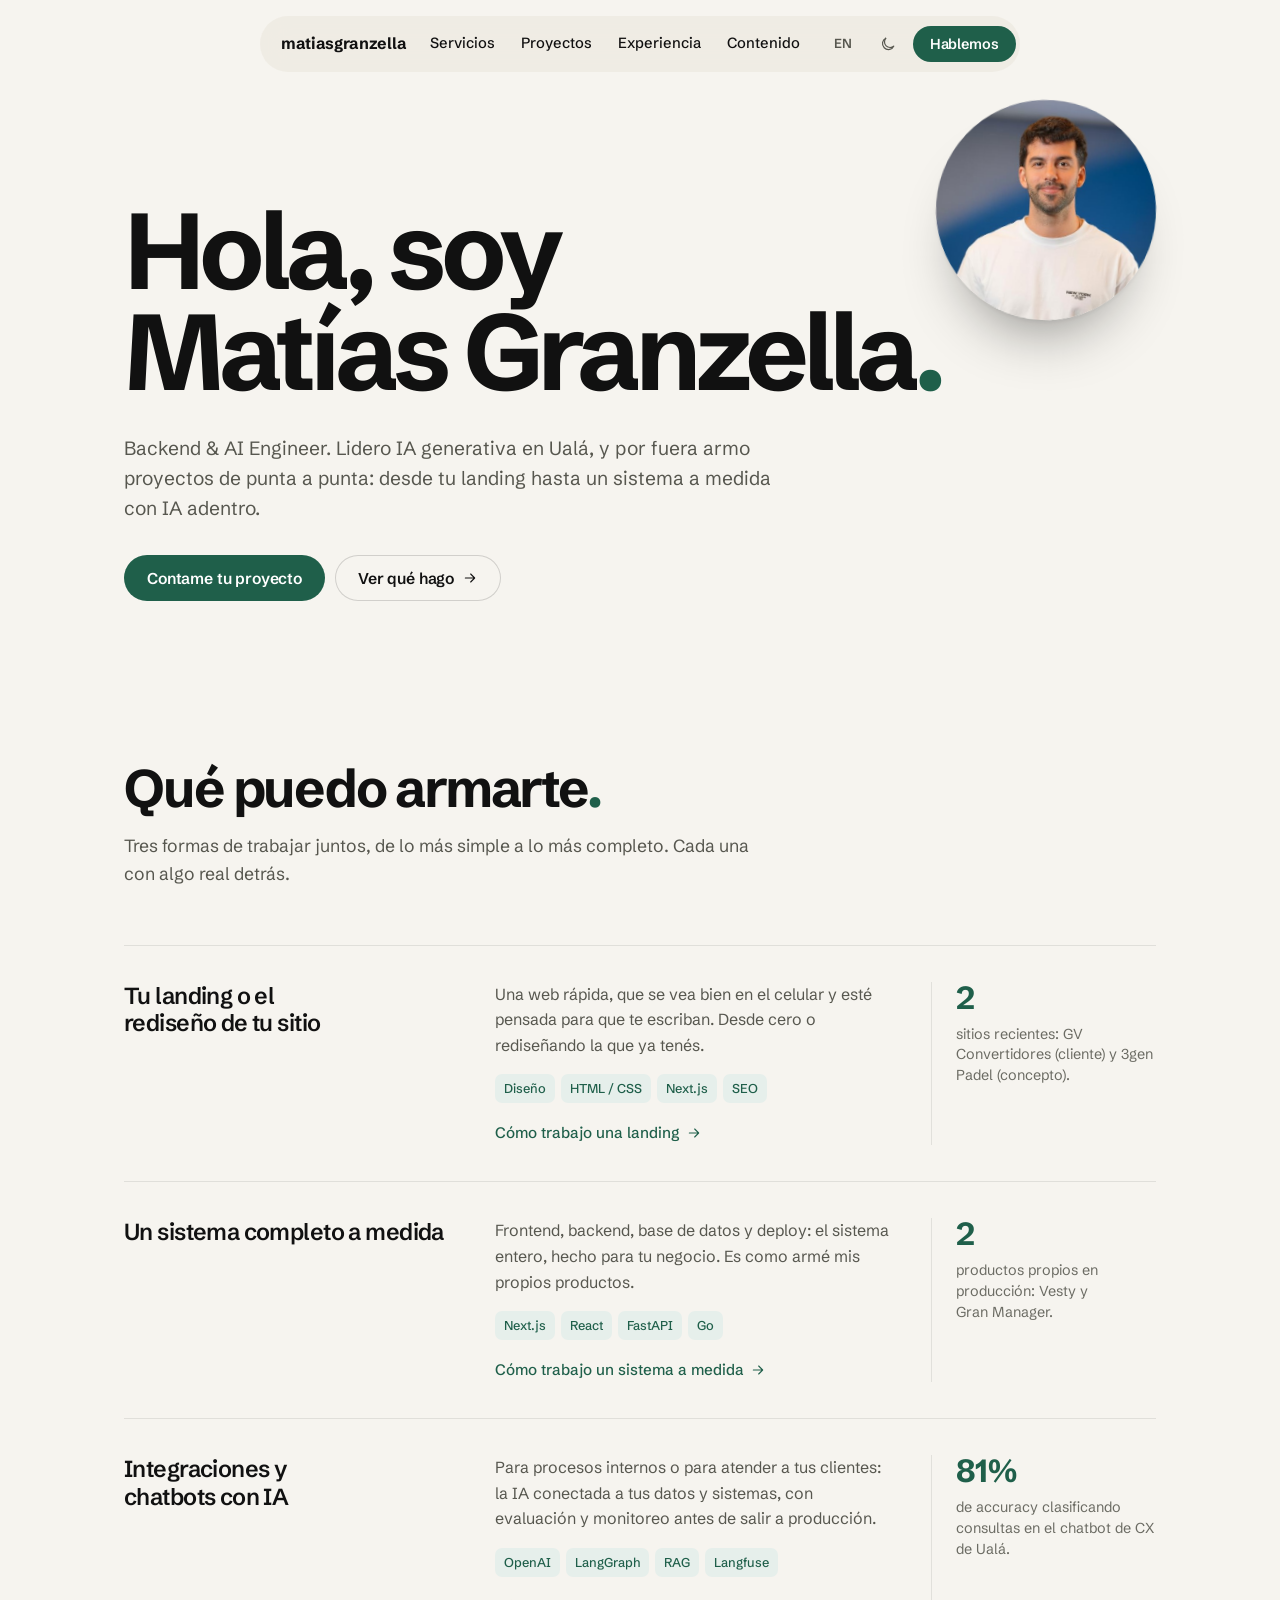
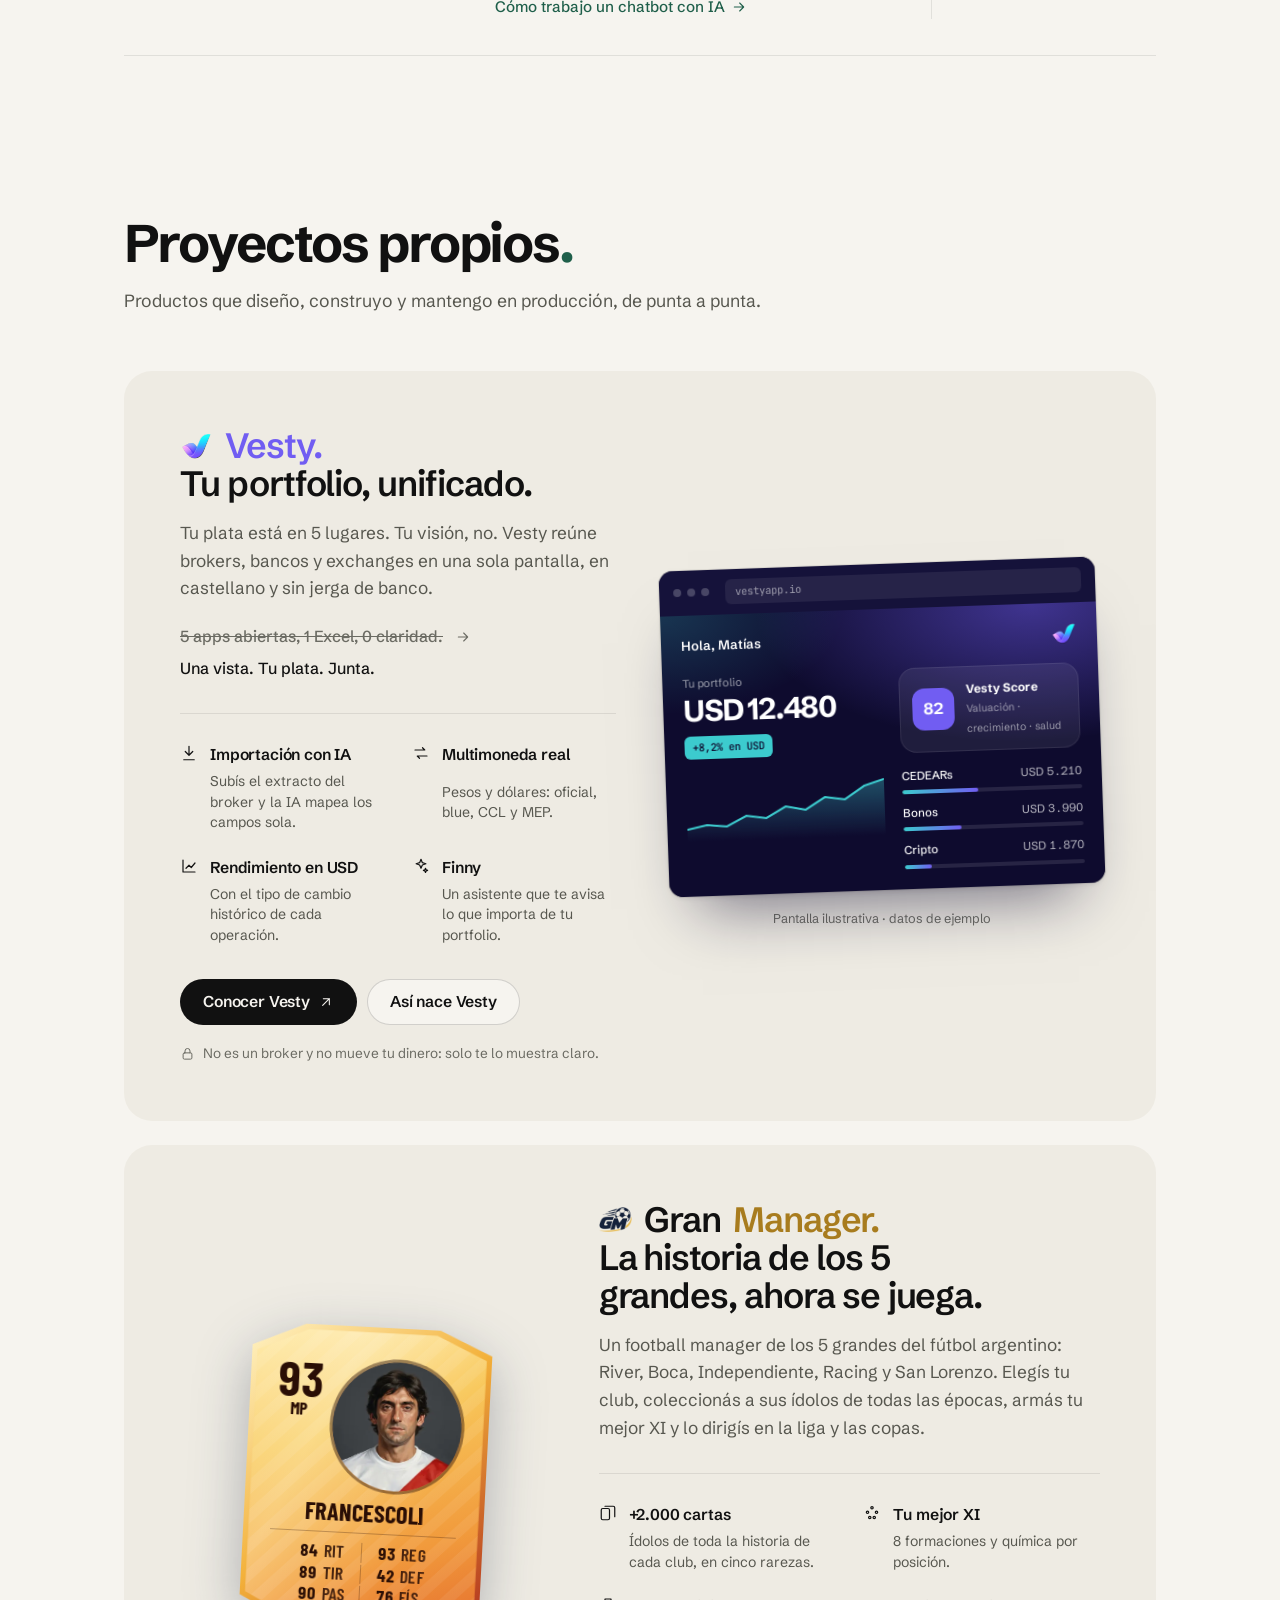
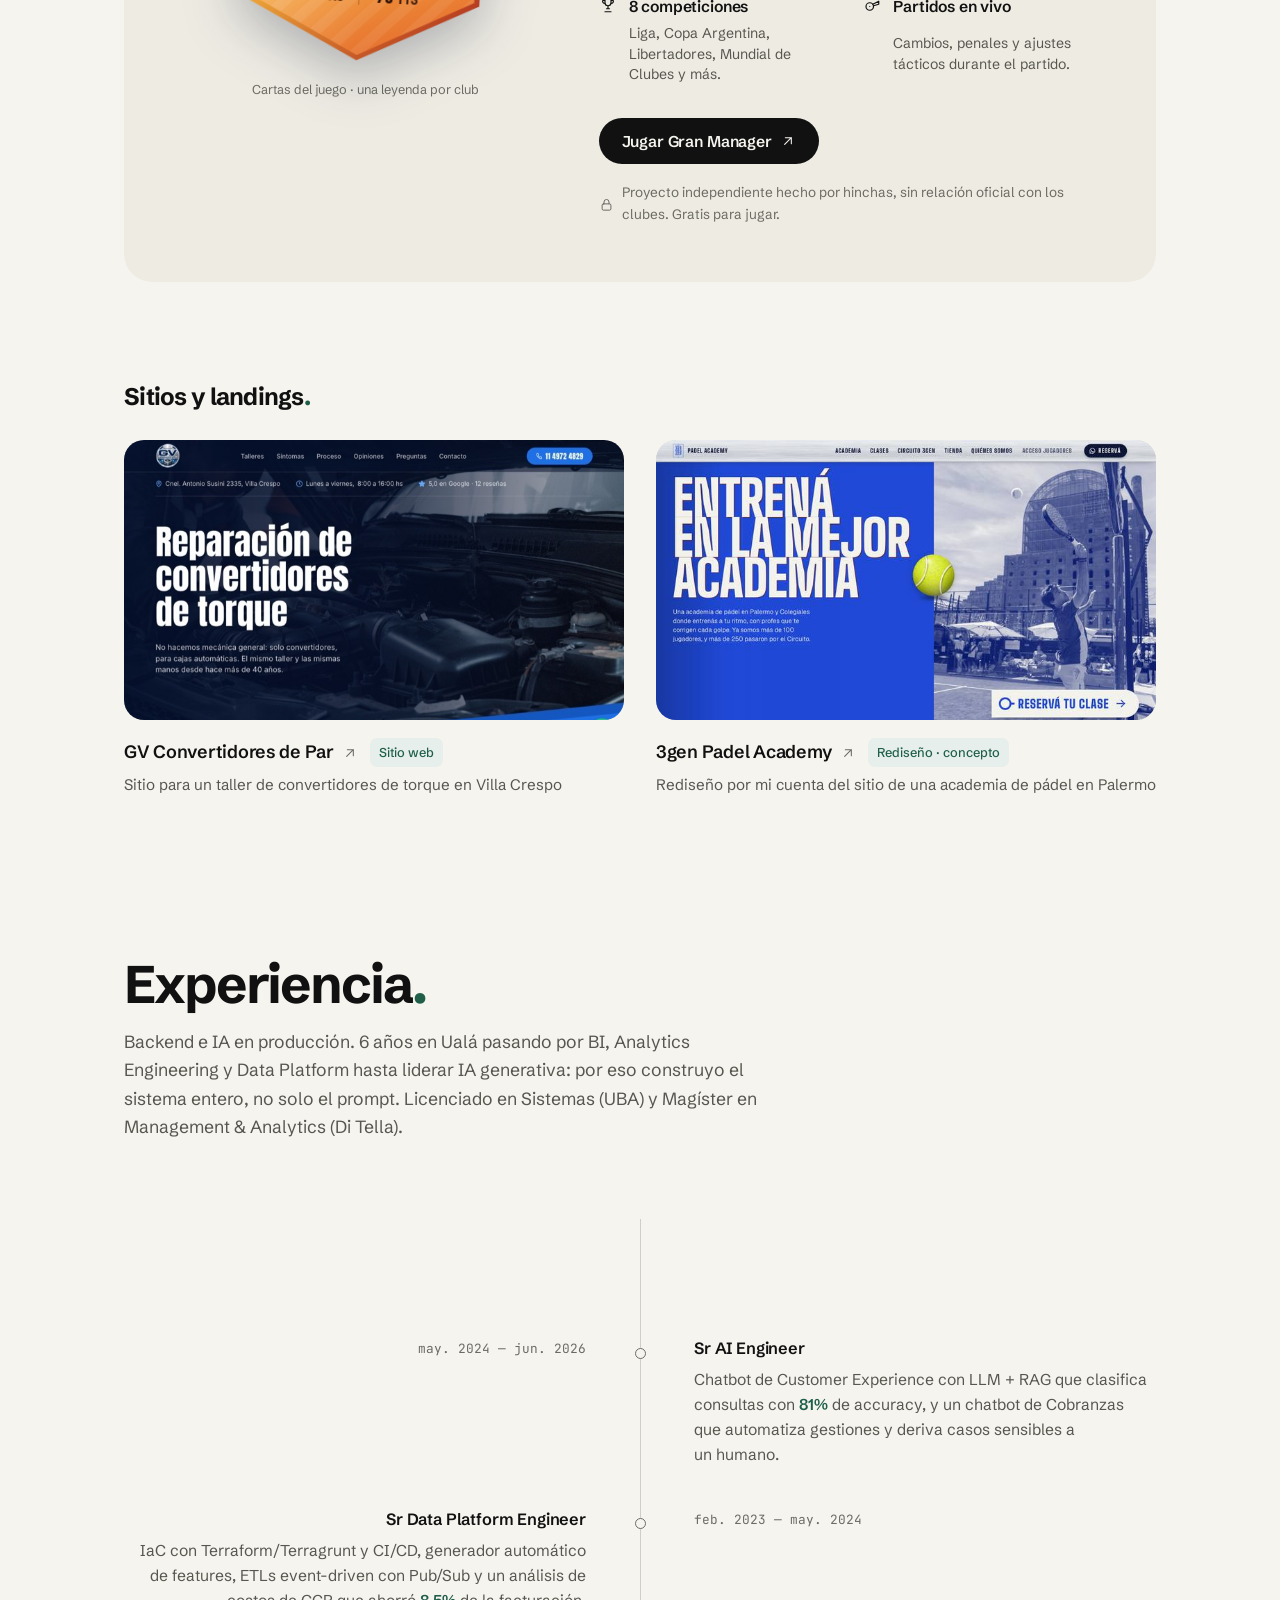
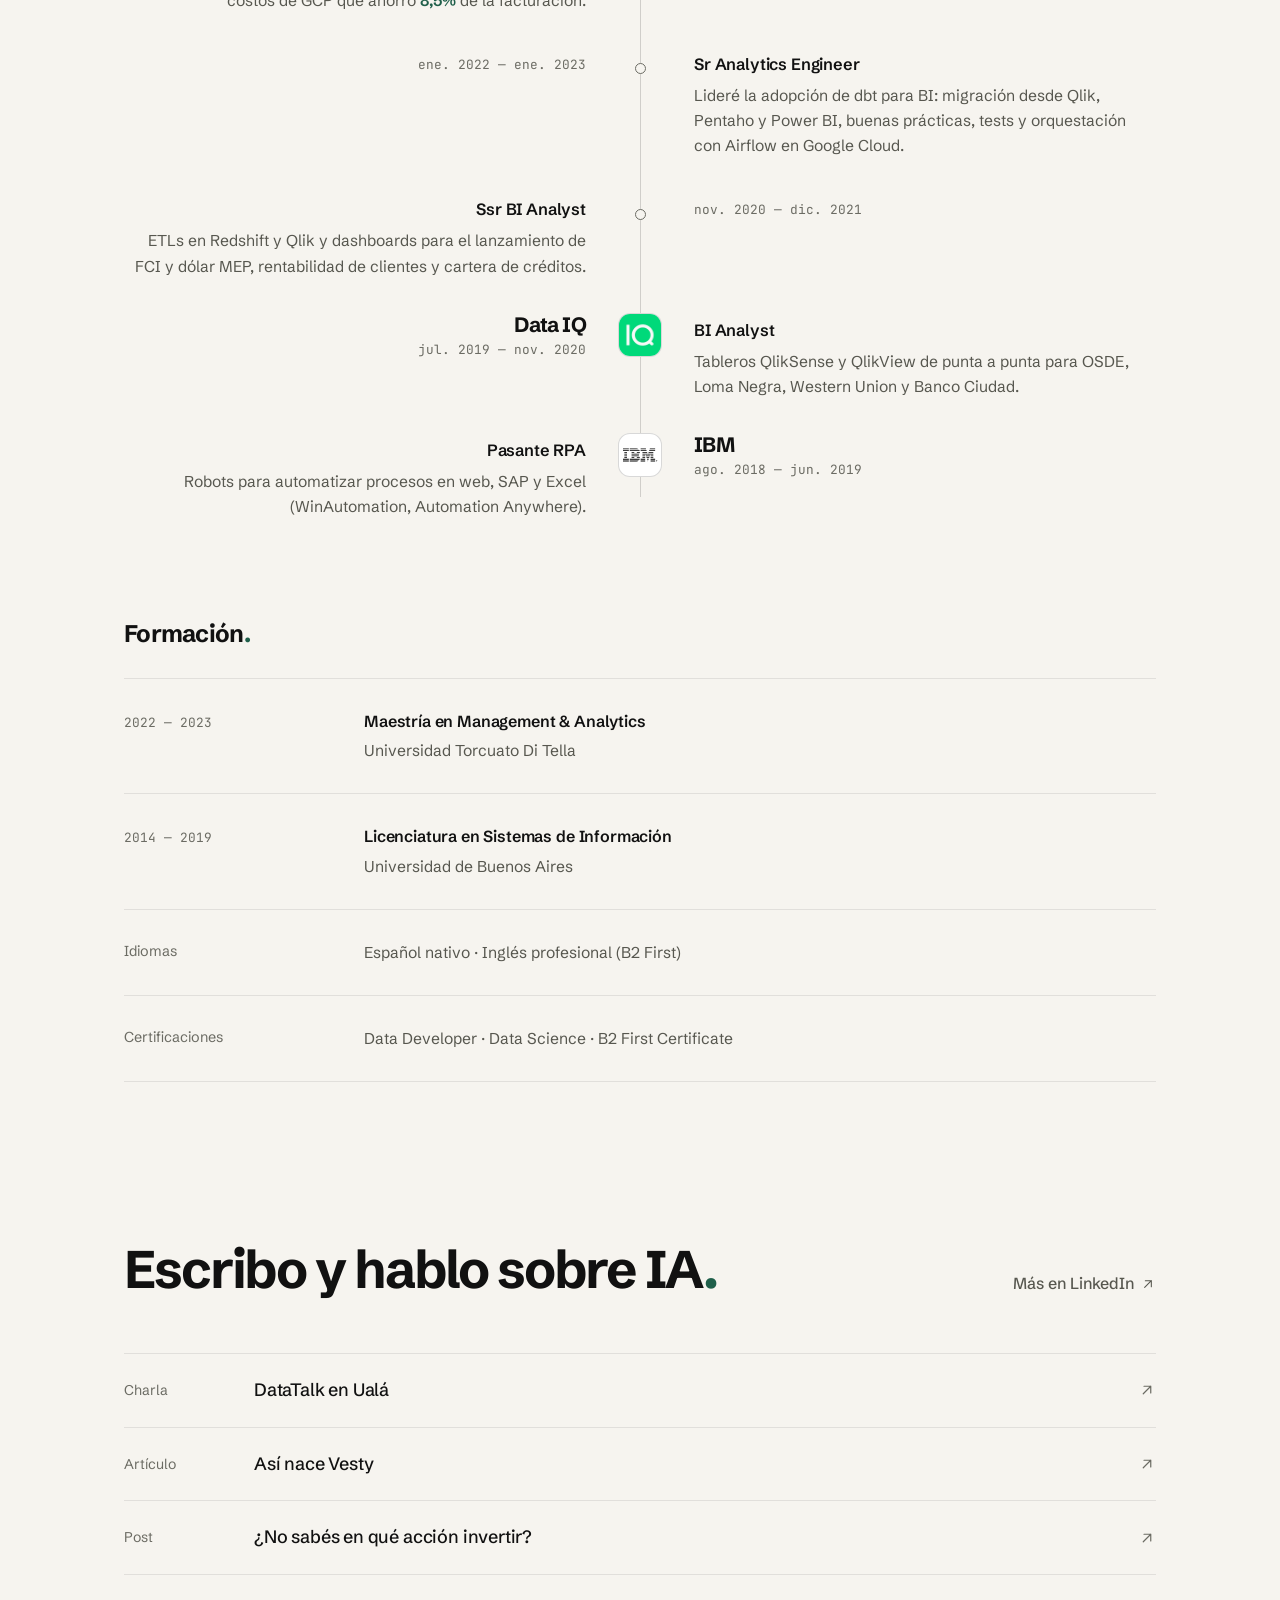
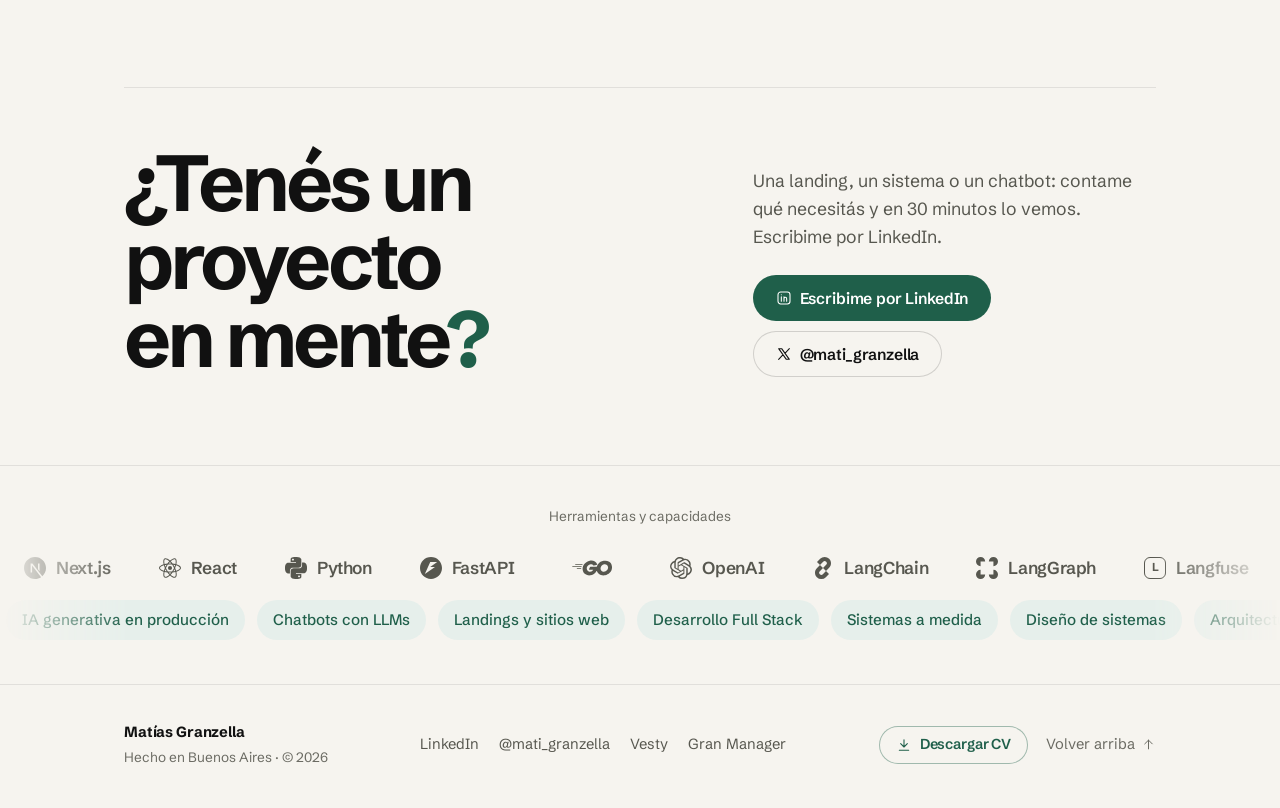
<file: index.html>
<!DOCTYPE html>
<html lang="es">
<head>
  <meta charset="UTF-8" />
  <meta name="viewport" content="width=device-width, initial-scale=1.0" />
  <title>Matías Granzella — Backend &amp; AI Engineer freelance en Buenos Aires</title>
  <meta name="description" content="Desarrollador freelance en Buenos Aires: chatbots e integraciones con IA, sistemas a medida con backend propio y landing pages. AI Lead en Ualá." />
  <meta name="theme-color" content="#f6f4ef" media="(prefers-color-scheme: light)" />
  <meta name="theme-color" content="#0b0b0b" media="(prefers-color-scheme: dark)" />

  <!-- PREVIEW AL COMPARTIR (LinkedIn / X / WhatsApp) -->
  <link rel="canonical" href="https://matiasgranzella.com/" />
  <link rel="alternate" hreflang="es" href="https://matiasgranzella.com/" />
  <link rel="alternate" hreflang="en" href="https://matiasgranzella.com/en/" />
  <link rel="alternate" hreflang="x-default" href="https://matiasgranzella.com/" />
  <meta property="og:type" content="website" />
  <meta property="og:site_name" content="Matías Granzella" />
  <meta property="og:locale" content="es_AR" />
  <meta property="og:title" content="Matías Granzella — Backend &amp; AI Engineer freelance en Buenos Aires" />
  <meta property="og:description" content="Desarrollador freelance en Buenos Aires: chatbots e integraciones con IA, sistemas a medida con backend propio y landing pages. AI Lead en Ualá." />
  <meta property="og:url" content="https://matiasgranzella.com/" />
  <meta property="og:image" content="https://matiasgranzella.com/assets/og-image-v6.png" />
  <meta property="og:image:secure_url" content="https://matiasgranzella.com/assets/og-image-v6.png" />
  <meta property="og:image:width" content="1200" />
  <meta property="og:image:height" content="630" />
  <meta property="og:image:type" content="image/png" />
  <meta property="og:image:alt" content="Matías Granzella — Backend &amp; AI Engineer: landings, sistemas a medida y chatbots con IA" />

  <!-- Twitter / X -->
  <meta name="twitter:card" content="summary_large_image" />
  <meta name="twitter:title" content="Matías Granzella — Backend &amp; AI Engineer freelance en Buenos Aires" />
  <meta name="twitter:description" content="Desarrollador freelance en Buenos Aires: chatbots e integraciones con IA, sistemas a medida con backend propio y landing pages. AI Lead en Ualá." />
  <meta name="twitter:image" content="https://matiasgranzella.com/assets/og-image-v6.png" />
  <meta name="twitter:creator" content="@mati_granzella" />

  <!-- Datos estructurados (Google y buscadores con IA): quién soy y qué servicios ofrezco -->
  <script type="application/ld+json">
  {
    "@context": "https://schema.org",
    "@graph": [
      {
        "@type": "Person",
        "@id": "https://matiasgranzella.com/#person",
        "name": "Matías Granzella",
        "alternateName": "Matías Federico Granzella",
        "url": "https://matiasgranzella.com/",
        "image": "https://matiasgranzella.com/assets/foto_perfil.jpeg",
        "jobTitle": "Backend & AI Engineer",
        "description": "Backend & AI Engineer en Buenos Aires. AI Lead en Ualá y desarrollador freelance: landings, sistemas a medida con backend propio e integraciones y chatbots con IA.",
        "worksFor": { "@type": "Organization", "name": "Ualá", "url": "https://www.uala.com.ar" },
        "alumniOf": [
          { "@type": "CollegeOrUniversity", "name": "Universidad de Buenos Aires" },
          { "@type": "CollegeOrUniversity", "name": "Universidad Torcuato Di Tella" }
        ],
        "address": { "@type": "PostalAddress", "addressLocality": "Buenos Aires", "addressCountry": "AR" },
        "knowsLanguage": ["es", "en"],
        "knowsAbout": [
          "Inteligencia artificial generativa", "Chatbots con LLMs", "RAG", "Agentes con LLMs",
          "Desarrollo web", "Landing pages", "Desarrollo Full Stack", "Next.js", "React",
          "Python", "FastAPI", "Go", "PostgreSQL", "Supabase", "Google Cloud", "dbt", "Airflow"
        ],
        "sameAs": [
          "https://www.linkedin.com/in/matias-federico-granzella",
          "https://twitter.com/mati_granzella"
        ]
      },
      {
        "@type": "ProfessionalService",
        "@id": "https://matiasgranzella.com/#service",
        "name": "Matías Granzella — Desarrollo web e IA freelance",
        "url": "https://matiasgranzella.com/",
        "image": "https://matiasgranzella.com/assets/og-image-v6.png",
        "description": "Desarrollo freelance de landings y sitios web, sistemas a medida con backend propio e integraciones y chatbots con IA para empresas.",
        "founder": { "@id": "https://matiasgranzella.com/#person" },
        "address": { "@type": "PostalAddress", "addressLocality": "Buenos Aires", "addressCountry": "AR" },
        "areaServed": [{ "@type": "Country", "name": "Argentina" }, "Remoto"],
        "hasOfferCatalog": {
          "@type": "OfferCatalog",
          "name": "Servicios",
          "itemListElement": [
            { "@type": "Offer", "itemOffered": { "@type": "Service", "url": "https://matiasgranzella.com/servicios/landing-pages/", "name": "Landing pages y rediseño de sitios web", "description": "Webs rápidas, pensadas para el celular y para que te escriban. Desde cero o rediseñando la que ya tenés." } },
            { "@type": "Offer", "itemOffered": { "@type": "Service", "url": "https://matiasgranzella.com/servicios/sistemas-a-medida/", "name": "Sistemas a medida", "description": "Frontend, backend, base de datos y deploy: el sistema entero, hecho para tu negocio." } },
            { "@type": "Offer", "itemOffered": { "@type": "Service", "url": "https://matiasgranzella.com/servicios/chatbots-con-ia/", "name": "Integraciones y chatbots con IA", "description": "IA conectada a tus datos y sistemas, para procesos internos o atención al cliente, con evaluación y monitoreo." } }
          ]
        }
      },
      {
        "@type": "WebSite",
        "@id": "https://matiasgranzella.com/#website",
        "url": "https://matiasgranzella.com/",
        "name": "Matías Granzella",
        "inLanguage": "es-AR",
        "publisher": { "@id": "https://matiasgranzella.com/#person" }
      }
    ]
  }
  </script>

  <link rel="icon" href="/favicon.ico" sizes="48x48" />
  <link rel="icon" type="image/png" sizes="96x96" href="/assets/favicon-96.png" />
  <link rel="icon" type="image/png" sizes="192x192" href="/assets/favicon-192.png" />
  <link rel="icon" type="image/svg+xml" href="/assets/favicon.svg" />
  <link rel="apple-touch-icon" href="/apple-touch-icon.png" />

  <script>
    // Tema antes del primer paint: preferencia guardada o la del sistema
    (function () {
      try {
        var t = localStorage.getItem("theme");
        if (t === "dark" || (!t && matchMedia("(prefers-color-scheme: dark)").matches))
          document.documentElement.setAttribute("data-theme", "dark");
      } catch (e) {}
    })();
  </script>

  <link rel="preconnect" href="https://fonts.googleapis.com" />
  <link rel="preconnect" href="https://fonts.gstatic.com" crossorigin />
  <link href="https://fonts.googleapis.com/css2?family=Barlow+Condensed:wght@600;700&family=JetBrains+Mono:wght@400;500&family=Schibsted+Grotesk:wght@400;500;600;700&display=swap" rel="stylesheet" />
  <link rel="stylesheet" href="/styles.css" />
</head>
<body>
  <a class="skip" href="#main">Saltar al contenido</a>
  <div class="progress" id="progress" aria-hidden="true"></div>

  <header class="nav" id="nav">
    <a href="#top" class="nav__brand" aria-label="Inicio">
      <span class="nav__handle" id="navHandle"></span>
    </a>
    <nav class="nav__links" aria-label="Secciones">
      <a href="#servicios" data-nav="services">Servicios</a>
      <a href="#proyectos" data-nav="projects">Proyectos</a>
      <a href="#experiencia" data-nav="experience">Experiencia</a>
      <a href="#contenido" data-nav="content">Contenido</a>
    </nav>
    <div class="nav__actions">
      <button class="lang-toggle" id="langToggle" type="button">EN</button>
      <button class="theme-toggle" id="themeToggle" type="button" aria-label="Cambiar a modo oscuro">
        <svg class="icon-moon" viewBox="0 0 24 24" aria-hidden="true"><path d="M20 14.5A8 8 0 1 1 9.5 4a6.5 6.5 0 0 0 10.5 10.5Z"/></svg>
        <svg class="icon-sun" viewBox="0 0 24 24" aria-hidden="true"><circle cx="12" cy="12" r="4"/><path d="M12 2v2M12 20v2M4.9 4.9l1.4 1.4M17.7 17.7l1.4 1.4M2 12h2M20 12h2M4.9 19.1l1.4-1.4M17.7 6.3l1.4-1.4"/></svg>
      </button>
      <a class="btn btn--primary btn--sm" id="navCta" href="#">Hablemos</a>
    </div>
  </header>

  <main id="main">
    <!-- HERO -->
    <section class="hero" id="top">
      <div class="container hero__inner">
        <!-- Foto como tarjeta inclinada, al lado del primer renglón del nombre -->
        <figure class="hero__photo">
          <img id="heroPhoto" src="/assets/foto_perfil.jpeg" alt="Matías Granzella" width="681" height="531" fetchpriority="high" />
        </figure>
        <h1 class="hero__title" id="heroTitle"></h1>
        <p class="hero__sub" id="heroSub"></p>
        <div class="hero__ctas" id="heroCtas"></div>
        <p class="hero__status" id="heroStatus"></p>
      </div>
    </section>

    <!-- SERVICIOS -->
    <section class="section" id="servicios">
      <div class="container">
        <header class="section__head">
          <h2 class="section__title" id="servicesTitle"></h2>
          <p class="section__intro" id="servicesIntro"></p>
        </header>
        <ol class="services" id="servicesList"></ol>
      </div>
    </section>

    <!-- PROYECTOS -->
    <section class="section" id="proyectos">
      <div class="container">
        <header class="section__head">
          <h2 class="section__title" id="projectsTitle"></h2>
          <p class="section__intro" id="projectsIntro"></p>
        </header>
        <div class="projects" id="projectsList"></div>

        <h3 class="section__subtitle" id="otherProjectsTitle"></h3>
        <ul class="others" id="otherProjectsList"></ul>
      </div>
    </section>

    <!-- EXPERIENCIA -->
    <section class="section" id="experiencia">
      <div class="container">
        <header class="section__head">
          <h2 class="section__title" id="expTitle"></h2>
          <p class="section__intro" id="expAbout"></p>
        </header>
        <ol class="tl" id="cvList"></ol>

        <h3 class="section__subtitle" id="eduTitle"></h3>
        <div class="cv" id="eduList"></div>
      </div>
    </section>

    <!-- CONTENIDO -->
    <section class="section" id="contenido">
      <div class="container">
        <header class="section__head section__head--row">
          <h2 class="section__title" id="contentTitle"></h2>
          <a class="link-arrow" id="contentCta" href="#"></a>
        </header>
        <ul class="posts" id="contentList"></ul>
      </div>
    </section>

    <!-- CIERRE -->
    <section class="section section--tight" id="contacto">
      <div class="container">
        <div class="closing">
          <h2 class="closing__title" id="contactTitle"></h2>
          <div class="closing__side">
            <p class="closing__text" id="contactText"></p>
            <div class="closing__ctas" id="contactCtas"></div>
          </div>
        </div>
        <p class="closing__personal" id="contactPersonal"></p>
      </div>
    </section>

    <!-- STACK -->
    <section class="stack" aria-label="Tecnologías con las que trabajo">
      <p class="stack__label" id="stackLabel"></p>
      <div class="stack__viewport">
        <ul class="stack__track" id="stackTrack"></ul>
      </div>
      <div class="stack__viewport">
        <ul class="stack__track stack__track--caps" id="capsTrack"></ul>
      </div>
    </section>
  </main>

  <footer class="footer">
    <div class="container footer__inner">
      <div class="footer__id">
        <span class="footer__name" id="footerName"></span>
        <span class="footer__made" id="footerMade"></span>
      </div>
      <nav class="footer__links" id="footerLinks" aria-label="Links"></nav>
      <div class="footer__actions">
        <a class="btn btn--ghost btn--sm footer__cv" id="footerCv" download></a>
        <a class="footer__top" id="footerTop" href="#top"></a>
      </div>
    </div>
  </footer>

  <script src="/data.js"></script>
  <script src="/app.js"></script>
</body>
</html>
</file>
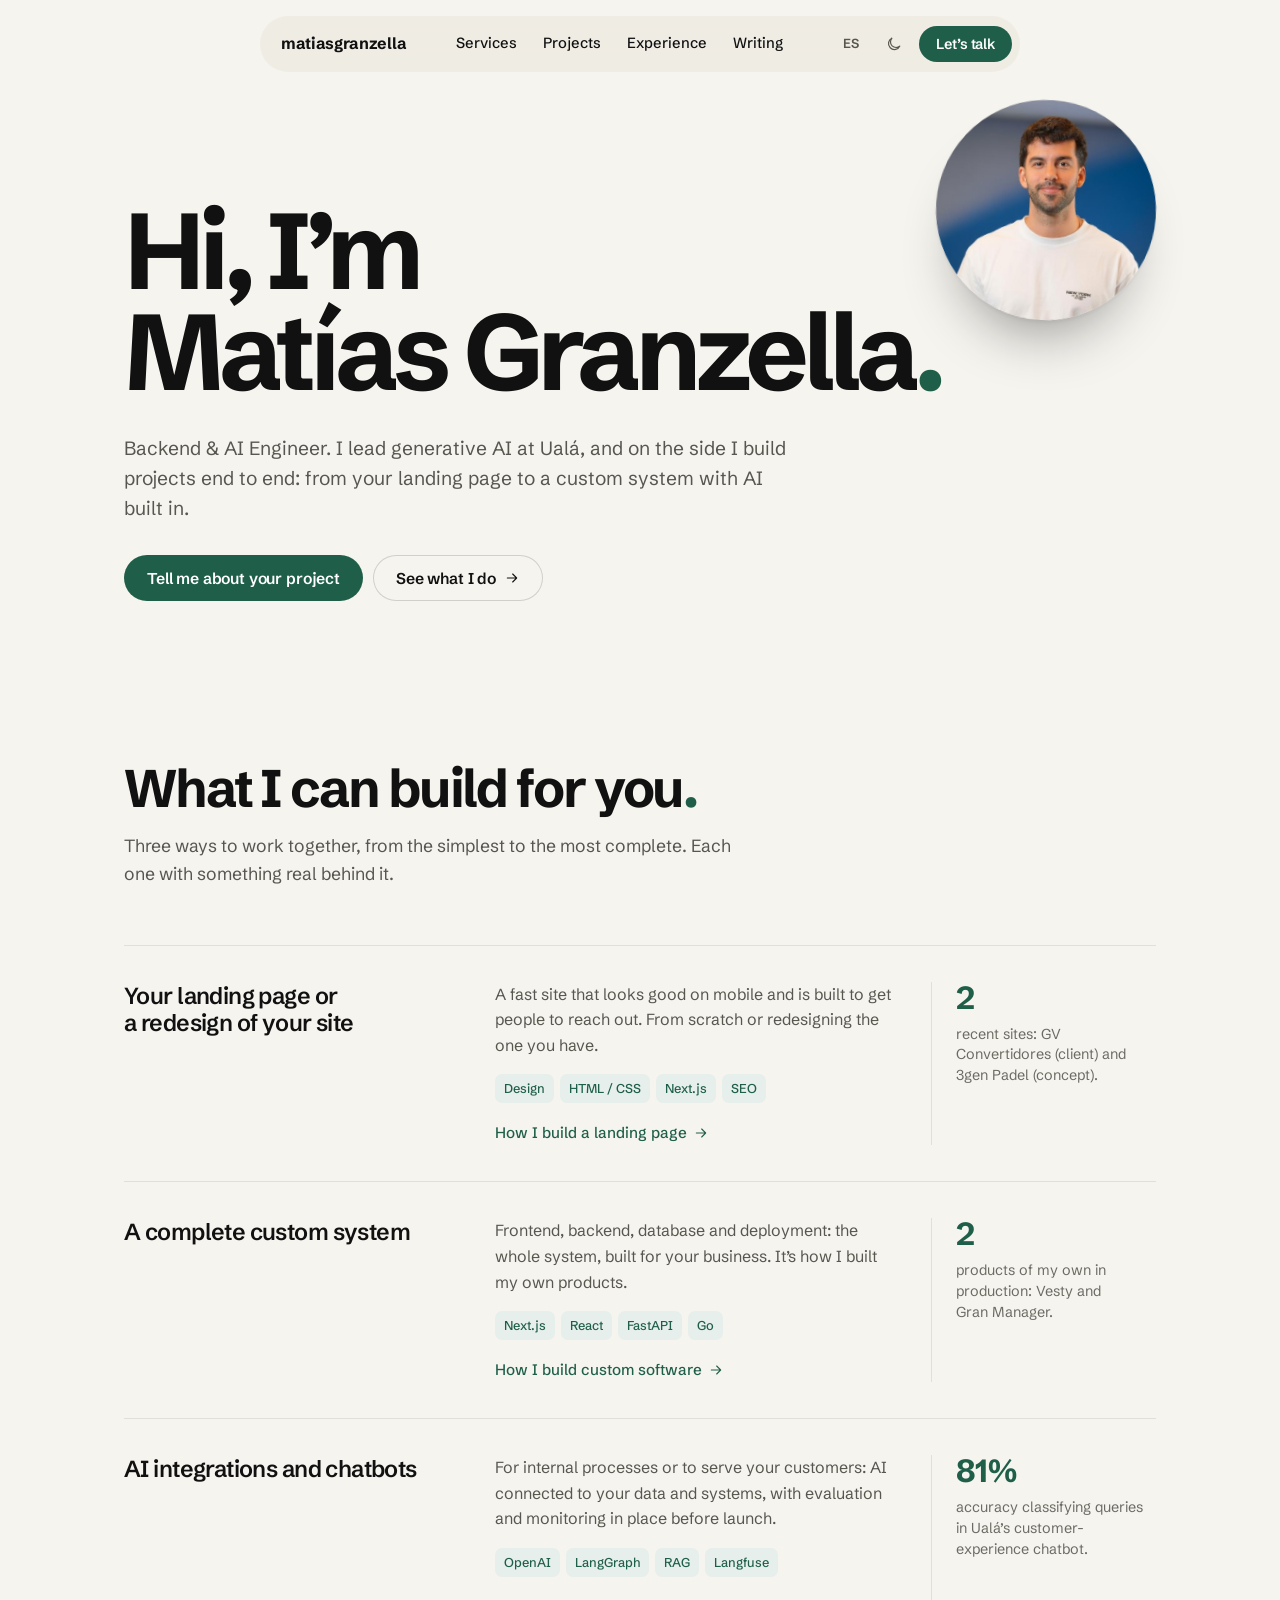
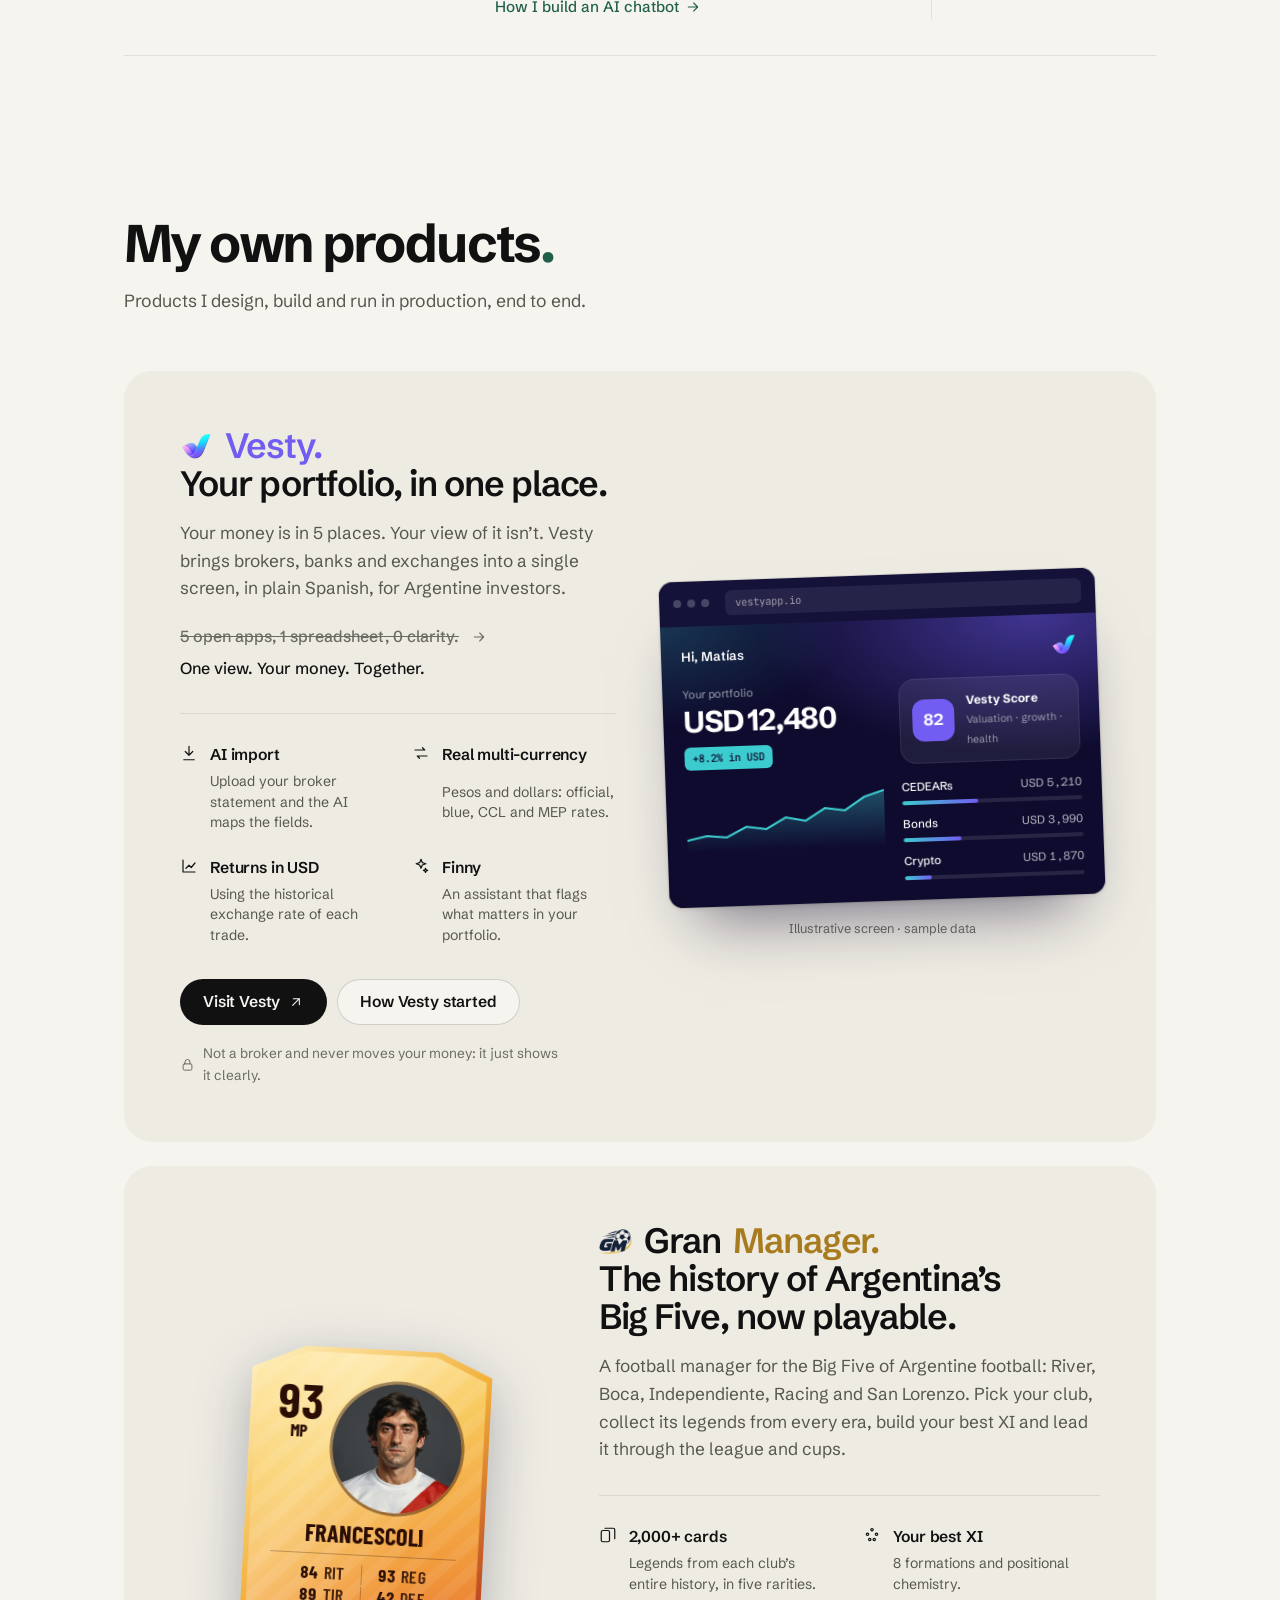
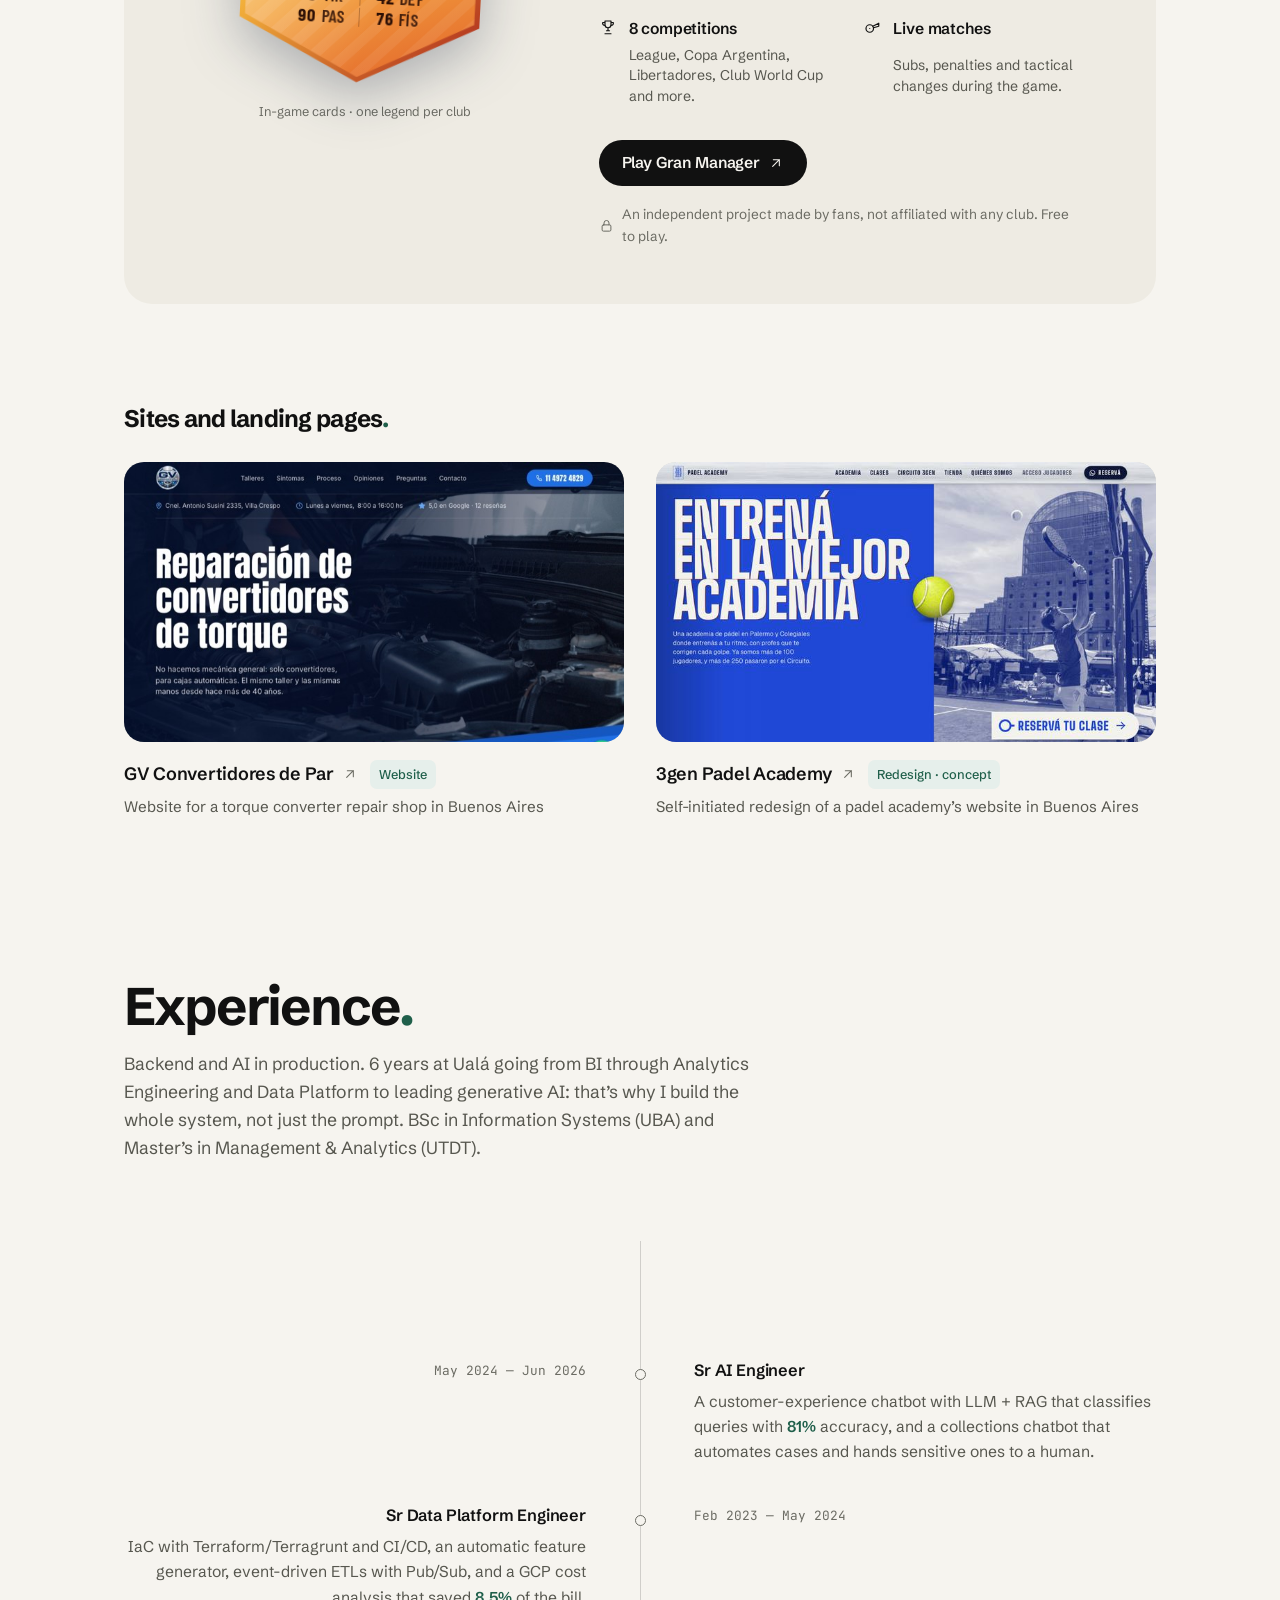
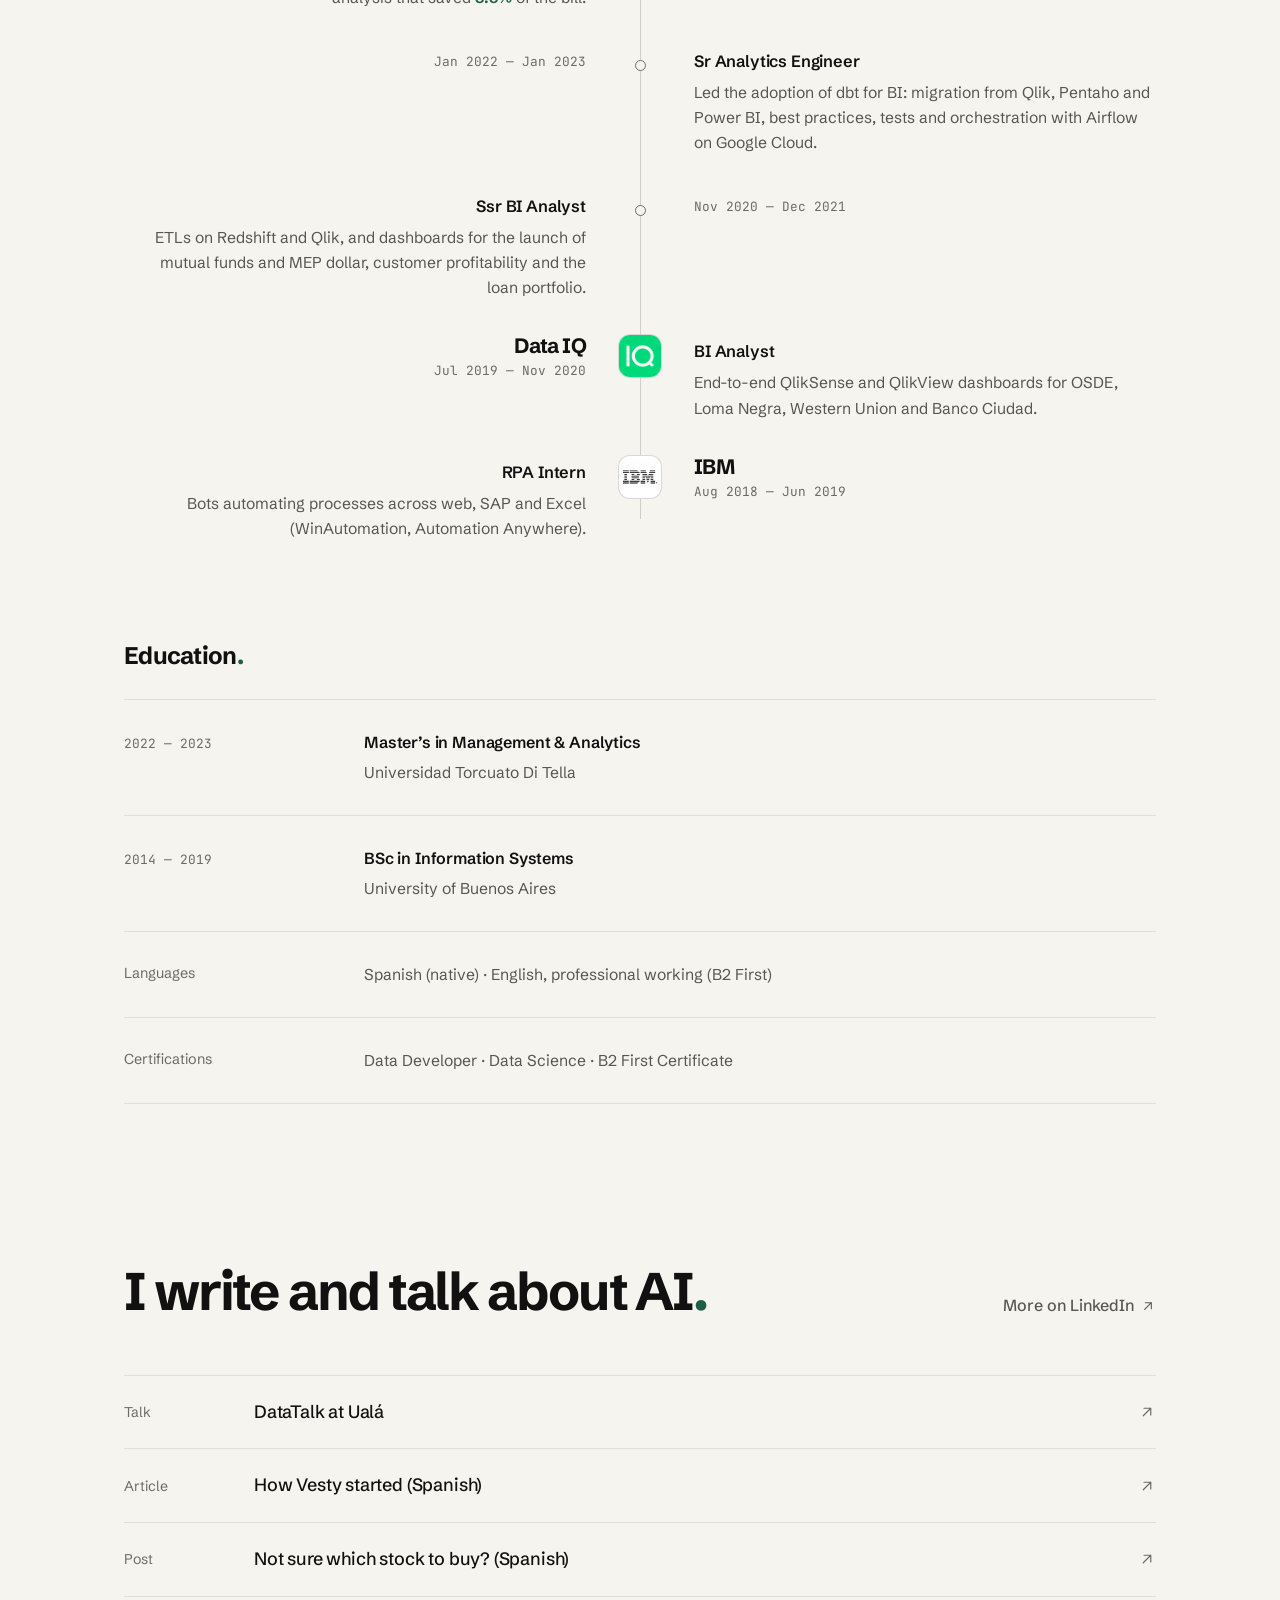
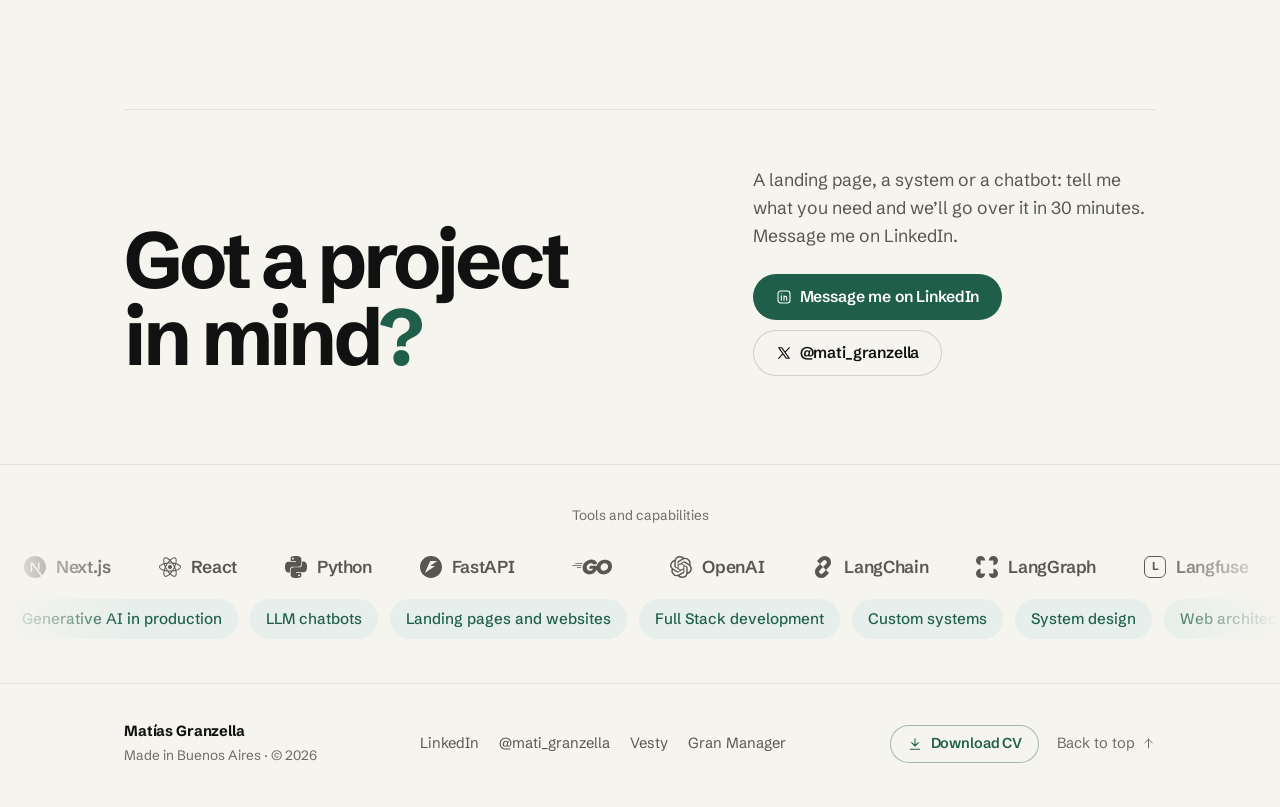
<file: en/index.html>
<!DOCTYPE html>
<!-- Generado por scripts/build.mjs desde index.html. No editar a mano. -->
<html lang="en">
<head>
  <meta charset="UTF-8" />
  <meta name="viewport" content="width=device-width, initial-scale=1.0" />
  <title>Matías Granzella — Freelance Backend &amp; AI Engineer (Argentina, remote)</title>
  <meta name="description" content="Backend &amp; AI Engineer and AI Lead at Ualá. Freelance, remote from Buenos Aires: AI chatbots and integrations, custom software and landing pages." />
  <meta name="theme-color" content="#f6f4ef" media="(prefers-color-scheme: light)" />
  <meta name="theme-color" content="#0b0b0b" media="(prefers-color-scheme: dark)" />

  <!-- PREVIEW AL COMPARTIR (LinkedIn / X / WhatsApp) -->
  <link rel="canonical" href="https://matiasgranzella.com/en/" />
  <link rel="alternate" hreflang="es" href="https://matiasgranzella.com/" />
  <link rel="alternate" hreflang="en" href="https://matiasgranzella.com/en/" />
  <link rel="alternate" hreflang="x-default" href="https://matiasgranzella.com/" />
  <meta property="og:type" content="website" />
  <meta property="og:site_name" content="Matías Granzella" />
  <meta property="og:locale" content="en_US" />
  <meta property="og:title" content="Matías Granzella — Freelance Backend &amp; AI Engineer (Argentina, remote)" />
  <meta property="og:description" content="Backend &amp; AI Engineer and AI Lead at Ualá. Freelance, remote from Buenos Aires: AI chatbots and integrations, custom software and landing pages." />
  <meta property="og:url" content="https://matiasgranzella.com/en/" />
  <meta property="og:image" content="https://matiasgranzella.com/assets/og-image-v6.png" />
  <meta property="og:image:secure_url" content="https://matiasgranzella.com/assets/og-image-v6.png" />
  <meta property="og:image:width" content="1200" />
  <meta property="og:image:height" content="630" />
  <meta property="og:image:type" content="image/png" />
  <meta property="og:image:alt" content="Matías Granzella — Backend &amp; AI Engineer: landings, sistemas a medida y chatbots con IA" />

  <!-- Twitter / X -->
  <meta name="twitter:card" content="summary_large_image" />
  <meta name="twitter:title" content="Matías Granzella — Freelance Backend &amp; AI Engineer (Argentina, remote)" />
  <meta name="twitter:description" content="Backend &amp; AI Engineer and AI Lead at Ualá. Freelance, remote from Buenos Aires: AI chatbots and integrations, custom software and landing pages." />
  <meta name="twitter:image" content="https://matiasgranzella.com/assets/og-image-v6.png" />
  <meta name="twitter:creator" content="@mati_granzella" />

  <!-- Datos estructurados (Google y buscadores con IA): quién soy y qué servicios ofrezco -->
  <script type="application/ld+json">
  {
    "@context": "https://schema.org",
    "@graph": [
      {
        "@type": "Person",
        "@id": "https://matiasgranzella.com/#person",
        "name": "Matías Granzella",
        "alternateName": "Matías Federico Granzella",
        "url": "https://matiasgranzella.com/",
        "image": "https://matiasgranzella.com/assets/foto_perfil.jpeg",
        "jobTitle": "Backend & AI Engineer",
        "description": "Backend & AI Engineer en Buenos Aires. AI Lead en Ualá y desarrollador freelance: landings, sistemas a medida con backend propio e integraciones y chatbots con IA.",
        "worksFor": { "@type": "Organization", "name": "Ualá", "url": "https://www.uala.com.ar" },
        "alumniOf": [
          { "@type": "CollegeOrUniversity", "name": "Universidad de Buenos Aires" },
          { "@type": "CollegeOrUniversity", "name": "Universidad Torcuato Di Tella" }
        ],
        "address": { "@type": "PostalAddress", "addressLocality": "Buenos Aires", "addressCountry": "AR" },
        "knowsLanguage": ["es", "en"],
        "knowsAbout": [
          "Inteligencia artificial generativa", "Chatbots con LLMs", "RAG", "Agentes con LLMs",
          "Desarrollo web", "Landing pages", "Desarrollo Full Stack", "Next.js", "React",
          "Python", "FastAPI", "Go", "PostgreSQL", "Supabase", "Google Cloud", "dbt", "Airflow"
        ],
        "sameAs": [
          "https://www.linkedin.com/in/matias-federico-granzella",
          "https://twitter.com/mati_granzella"
        ]
      },
      {
        "@type": "ProfessionalService",
        "@id": "https://matiasgranzella.com/#service",
        "name": "Matías Granzella — Desarrollo web e IA freelance",
        "url": "https://matiasgranzella.com/",
        "image": "https://matiasgranzella.com/assets/og-image-v6.png",
        "description": "Desarrollo freelance de landings y sitios web, sistemas a medida con backend propio e integraciones y chatbots con IA para empresas.",
        "founder": { "@id": "https://matiasgranzella.com/#person" },
        "address": { "@type": "PostalAddress", "addressLocality": "Buenos Aires", "addressCountry": "AR" },
        "areaServed": [{ "@type": "Country", "name": "Argentina" }, "Remoto"],
        "hasOfferCatalog": {
          "@type": "OfferCatalog",
          "name": "Servicios",
          "itemListElement": [
            { "@type": "Offer", "itemOffered": { "@type": "Service", "url": "https://matiasgranzella.com/servicios/landing-pages/", "name": "Landing pages y rediseño de sitios web", "description": "Webs rápidas, pensadas para el celular y para que te escriban. Desde cero o rediseñando la que ya tenés." } },
            { "@type": "Offer", "itemOffered": { "@type": "Service", "url": "https://matiasgranzella.com/servicios/sistemas-a-medida/", "name": "Sistemas a medida", "description": "Frontend, backend, base de datos y deploy: el sistema entero, hecho para tu negocio." } },
            { "@type": "Offer", "itemOffered": { "@type": "Service", "url": "https://matiasgranzella.com/servicios/chatbots-con-ia/", "name": "Integraciones y chatbots con IA", "description": "IA conectada a tus datos y sistemas, para procesos internos o atención al cliente, con evaluación y monitoreo." } }
          ]
        }
      },
      {
        "@type": "WebSite",
        "@id": "https://matiasgranzella.com/#website",
        "url": "https://matiasgranzella.com/",
        "name": "Matías Granzella",
        "inLanguage": "en",
        "publisher": { "@id": "https://matiasgranzella.com/#person" }
      }
    ]
  }
  </script>

  <link rel="icon" href="/favicon.ico" sizes="48x48" />
  <link rel="icon" type="image/png" sizes="96x96" href="/assets/favicon-96.png" />
  <link rel="icon" type="image/png" sizes="192x192" href="/assets/favicon-192.png" />
  <link rel="icon" type="image/svg+xml" href="/assets/favicon.svg" />
  <link rel="apple-touch-icon" href="/apple-touch-icon.png" />

  <script>
    // Tema antes del primer paint: preferencia guardada o la del sistema
    (function () {
      try {
        var t = localStorage.getItem("theme");
        if (t === "dark" || (!t && matchMedia("(prefers-color-scheme: dark)").matches))
          document.documentElement.setAttribute("data-theme", "dark");
      } catch (e) {}
    })();
  </script>

  <link rel="preconnect" href="https://fonts.googleapis.com" />
  <link rel="preconnect" href="https://fonts.gstatic.com" crossorigin />
  <link href="https://fonts.googleapis.com/css2?family=Barlow+Condensed:wght@600;700&family=JetBrains+Mono:wght@400;500&family=Schibsted+Grotesk:wght@400;500;600;700&display=swap" rel="stylesheet" />
  <link rel="stylesheet" href="/styles.css" />
</head>
<body>
  <a class="skip" href="#main">Saltar al contenido</a>
  <div class="progress" id="progress" aria-hidden="true"></div>

  <header class="nav" id="nav">
    <a href="#top" class="nav__brand" aria-label="Inicio">
      <span class="nav__handle" id="navHandle"></span>
    </a>
    <nav class="nav__links" aria-label="Secciones">
      <a href="#servicios" data-nav="services">Servicios</a>
      <a href="#proyectos" data-nav="projects">Proyectos</a>
      <a href="#experiencia" data-nav="experience">Experiencia</a>
      <a href="#contenido" data-nav="content">Contenido</a>
    </nav>
    <div class="nav__actions">
      <button class="lang-toggle" id="langToggle" type="button">EN</button>
      <button class="theme-toggle" id="themeToggle" type="button" aria-label="Cambiar a modo oscuro">
        <svg class="icon-moon" viewBox="0 0 24 24" aria-hidden="true"><path d="M20 14.5A8 8 0 1 1 9.5 4a6.5 6.5 0 0 0 10.5 10.5Z"/></svg>
        <svg class="icon-sun" viewBox="0 0 24 24" aria-hidden="true"><circle cx="12" cy="12" r="4"/><path d="M12 2v2M12 20v2M4.9 4.9l1.4 1.4M17.7 17.7l1.4 1.4M2 12h2M20 12h2M4.9 19.1l1.4-1.4M17.7 6.3l1.4-1.4"/></svg>
      </button>
      <a class="btn btn--primary btn--sm" id="navCta" href="#">Hablemos</a>
    </div>
  </header>

  <main id="main">
    <!-- HERO -->
    <section class="hero" id="top">
      <div class="container hero__inner">
        <!-- Foto como tarjeta inclinada, al lado del primer renglón del nombre -->
        <figure class="hero__photo">
          <img id="heroPhoto" src="/assets/foto_perfil.jpeg" alt="Matías Granzella" width="681" height="531" fetchpriority="high" />
        </figure>
        <h1 class="hero__title" id="heroTitle"></h1>
        <p class="hero__sub" id="heroSub"></p>
        <div class="hero__ctas" id="heroCtas"></div>
        <p class="hero__status" id="heroStatus"></p>
      </div>
    </section>

    <!-- SERVICIOS -->
    <section class="section" id="servicios">
      <div class="container">
        <header class="section__head">
          <h2 class="section__title" id="servicesTitle"></h2>
          <p class="section__intro" id="servicesIntro"></p>
        </header>
        <ol class="services" id="servicesList"></ol>
      </div>
    </section>

    <!-- PROYECTOS -->
    <section class="section" id="proyectos">
      <div class="container">
        <header class="section__head">
          <h2 class="section__title" id="projectsTitle"></h2>
          <p class="section__intro" id="projectsIntro"></p>
        </header>
        <div class="projects" id="projectsList"></div>

        <h3 class="section__subtitle" id="otherProjectsTitle"></h3>
        <ul class="others" id="otherProjectsList"></ul>
      </div>
    </section>

    <!-- EXPERIENCIA -->
    <section class="section" id="experiencia">
      <div class="container">
        <header class="section__head">
          <h2 class="section__title" id="expTitle"></h2>
          <p class="section__intro" id="expAbout"></p>
        </header>
        <ol class="tl" id="cvList"></ol>

        <h3 class="section__subtitle" id="eduTitle"></h3>
        <div class="cv" id="eduList"></div>
      </div>
    </section>

    <!-- CONTENIDO -->
    <section class="section" id="contenido">
      <div class="container">
        <header class="section__head section__head--row">
          <h2 class="section__title" id="contentTitle"></h2>
          <a class="link-arrow" id="contentCta" href="#"></a>
        </header>
        <ul class="posts" id="contentList"></ul>
      </div>
    </section>

    <!-- CIERRE -->
    <section class="section section--tight" id="contacto">
      <div class="container">
        <div class="closing">
          <h2 class="closing__title" id="contactTitle"></h2>
          <div class="closing__side">
            <p class="closing__text" id="contactText"></p>
            <div class="closing__ctas" id="contactCtas"></div>
          </div>
        </div>
        <p class="closing__personal" id="contactPersonal"></p>
      </div>
    </section>

    <!-- STACK -->
    <section class="stack" aria-label="Tecnologías con las que trabajo">
      <p class="stack__label" id="stackLabel"></p>
      <div class="stack__viewport">
        <ul class="stack__track" id="stackTrack"></ul>
      </div>
      <div class="stack__viewport">
        <ul class="stack__track stack__track--caps" id="capsTrack"></ul>
      </div>
    </section>
  </main>

  <footer class="footer">
    <div class="container footer__inner">
      <div class="footer__id">
        <span class="footer__name" id="footerName"></span>
        <span class="footer__made" id="footerMade"></span>
      </div>
      <nav class="footer__links" id="footerLinks" aria-label="Links"></nav>
      <div class="footer__actions">
        <a class="btn btn--ghost btn--sm footer__cv" id="footerCv" download></a>
        <a class="footer__top" id="footerTop" href="#top"></a>
      </div>
    </div>
  </footer>

  <script src="/data.js"></script>
  <script src="/app.js"></script>
</body>
</html>
</file>
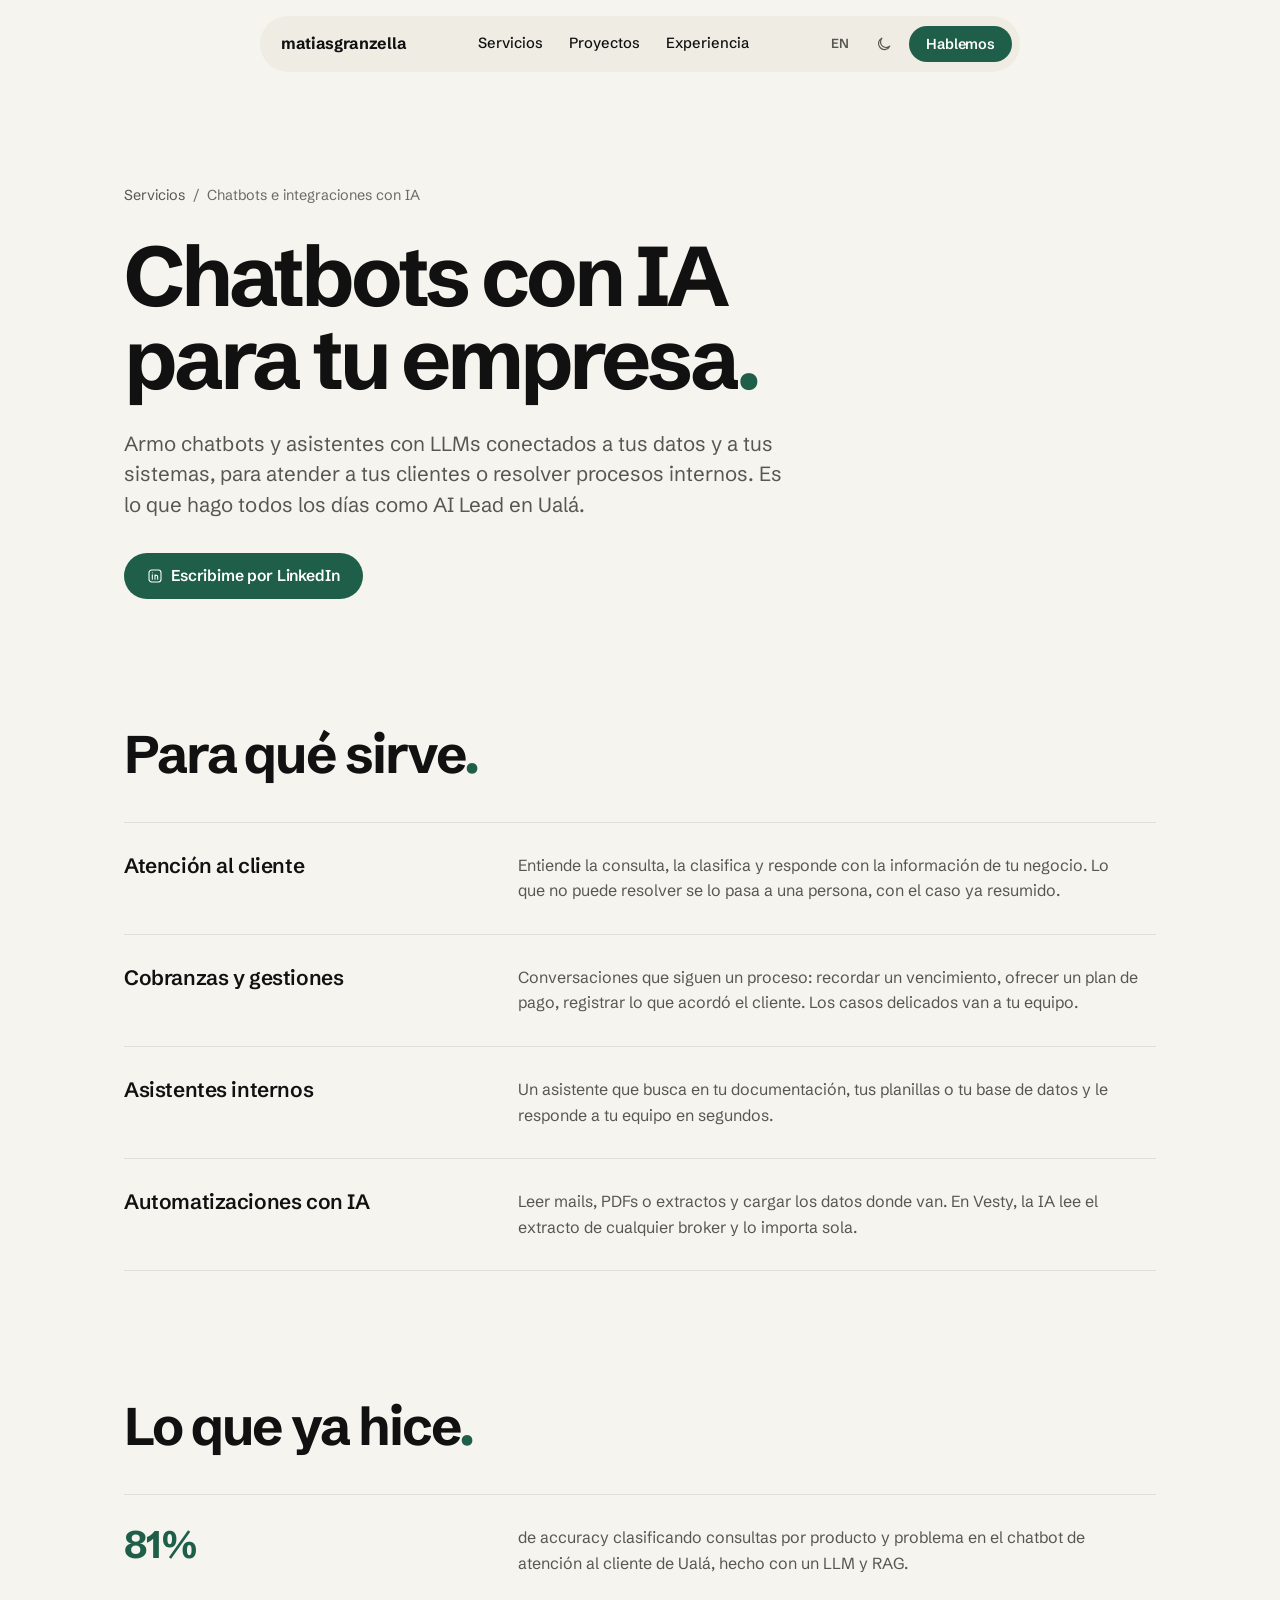
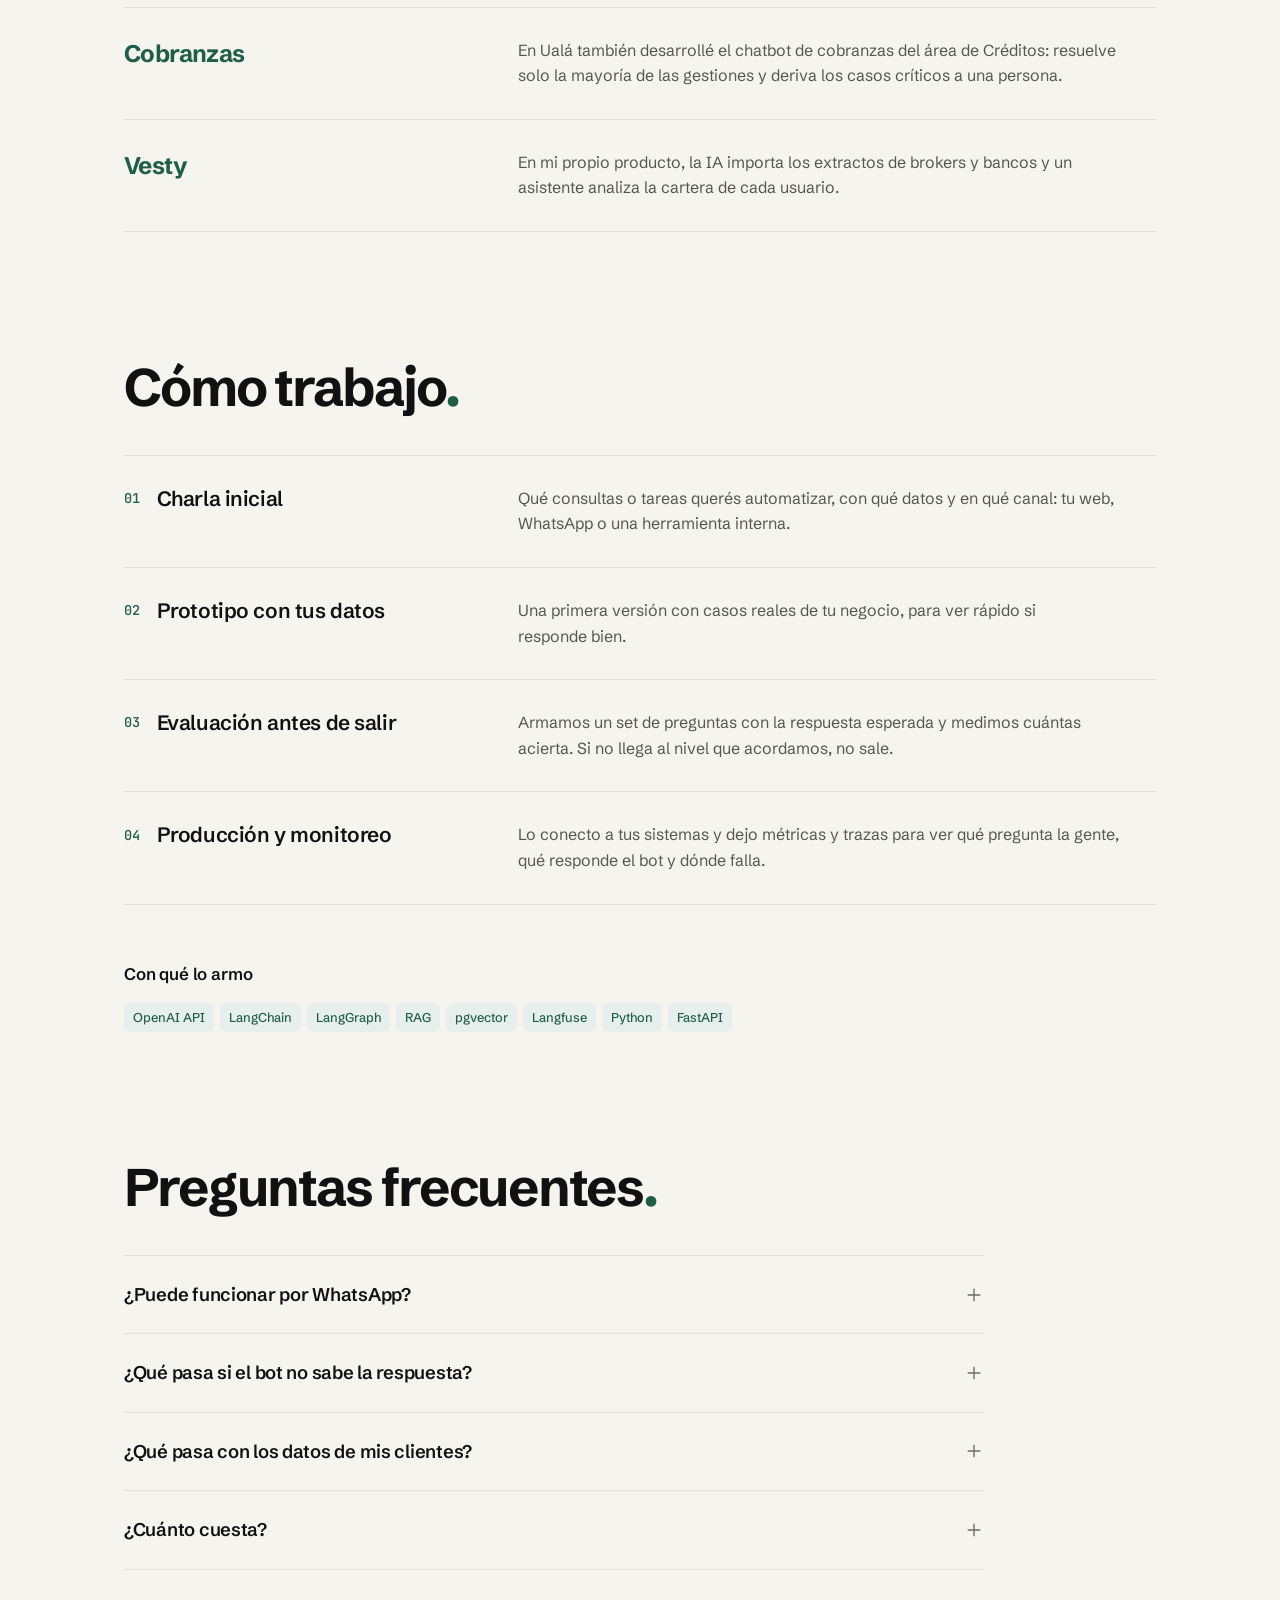
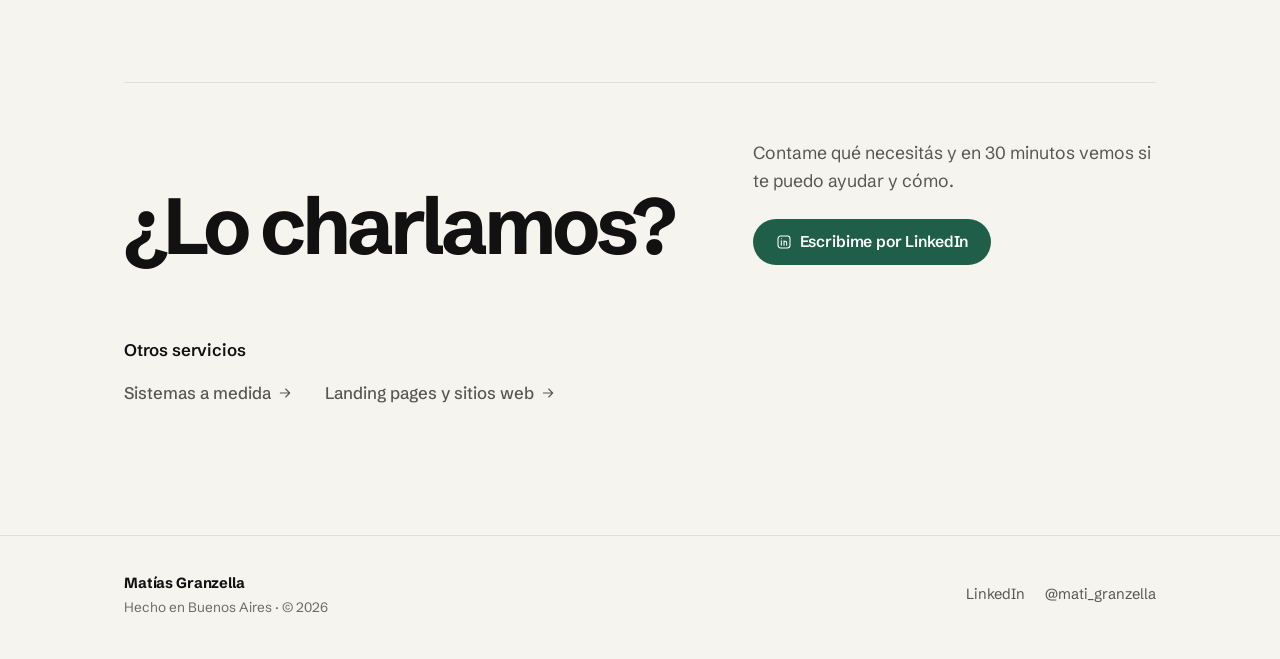
<file: servicios/chatbots-con-ia/index.html>
<!DOCTYPE html>
<!-- Generado por scripts/build.mjs a partir de scripts/servicios.mjs. No editar a mano. -->
<html lang="es">
<head>
  <meta charset="UTF-8" />
  <meta name="viewport" content="width=device-width, initial-scale=1.0" />
  <title>Chatbots con IA para empresas · Desarrollador freelance | Matías Granzella</title>
  <meta name="description" content="Desarrollo chatbots y asistentes con IA conectados a tus datos y sistemas: atención al cliente, cobranzas y procesos internos. AI Lead en Ualá. Buenos Aires y remoto." />
  <link rel="canonical" href="https://matiasgranzella.com/servicios/chatbots-con-ia/" />
  <link rel="alternate" hreflang="es" href="https://matiasgranzella.com/servicios/chatbots-con-ia/" />
  <link rel="alternate" hreflang="en" href="https://matiasgranzella.com/en/services/ai-chatbots/" />
  <link rel="alternate" hreflang="x-default" href="https://matiasgranzella.com/servicios/chatbots-con-ia/" />
  <meta name="theme-color" content="#f6f4ef" media="(prefers-color-scheme: light)" />
  <meta name="theme-color" content="#0b0b0b" media="(prefers-color-scheme: dark)" />
  <meta property="og:type" content="website" />
  <meta property="og:site_name" content="Matías Granzella" />
  <meta property="og:locale" content="es_AR" />
  <meta property="og:title" content="Chatbots con IA para empresas · Desarrollador freelance | Matías Granzella" />
  <meta property="og:description" content="Desarrollo chatbots y asistentes con IA conectados a tus datos y sistemas: atención al cliente, cobranzas y procesos internos. AI Lead en Ualá. Buenos Aires y remoto." />
  <meta property="og:url" content="https://matiasgranzella.com/servicios/chatbots-con-ia/" />
  <meta property="og:image" content="https://matiasgranzella.com/assets/og-image-v6.png" />
  <meta property="og:image:width" content="1200" />
  <meta property="og:image:height" content="630" />
  <meta name="twitter:card" content="summary_large_image" />
  <meta name="twitter:title" content="Chatbots con IA para empresas · Desarrollador freelance | Matías Granzella" />
  <meta name="twitter:description" content="Desarrollo chatbots y asistentes con IA conectados a tus datos y sistemas: atención al cliente, cobranzas y procesos internos. AI Lead en Ualá. Buenos Aires y remoto." />
  <meta name="twitter:image" content="https://matiasgranzella.com/assets/og-image-v6.png" />
  <meta name="twitter:creator" content="@mati_granzella" />
  <link rel="icon" href="/favicon.ico" sizes="48x48" />
  <link rel="icon" type="image/png" sizes="96x96" href="/assets/favicon-96.png" />
  <link rel="icon" type="image/png" sizes="192x192" href="/assets/favicon-192.png" />
  <link rel="icon" type="image/svg+xml" href="/assets/favicon.svg" />
  <link rel="apple-touch-icon" href="/apple-touch-icon.png" />
  <script type="application/ld+json">{"@context":"https://schema.org","@graph":[{"@type":"Service","@id":"https://matiasgranzella.com/servicios/chatbots-con-ia/#service","name":"Chatbots e integraciones con IA","description":"Desarrollo chatbots y asistentes con IA conectados a tus datos y sistemas: atención al cliente, cobranzas y procesos internos. AI Lead en Ualá. Buenos Aires y remoto.","url":"https://matiasgranzella.com/servicios/chatbots-con-ia/","inLanguage":"es-AR","serviceType":"Chatbots e integraciones con IA","provider":{"@id":"https://matiasgranzella.com/#person"},"areaServed":[{"@type":"Country","name":"Argentina"},"Remoto"]},{"@type":"Person","@id":"https://matiasgranzella.com/#person","name":"Matías Granzella","url":"https://matiasgranzella.com/","jobTitle":"Backend & AI Engineer","sameAs":["https://www.linkedin.com/in/matias-federico-granzella"]},{"@type":"BreadcrumbList","itemListElement":[{"@type":"ListItem","position":1,"name":"Matías Granzella","item":"https://matiasgranzella.com/"},{"@type":"ListItem","position":2,"name":"Servicios","item":"https://matiasgranzella.com/#servicios"},{"@type":"ListItem","position":3,"name":"Chatbots e integraciones con IA","item":"https://matiasgranzella.com/servicios/chatbots-con-ia/"}]},{"@type":"FAQPage","mainEntity":[{"@type":"Question","name":"¿Puede funcionar por WhatsApp?","acceptedAnswer":{"@type":"Answer","text":"Sí. El mismo bot puede atender en WhatsApp, en tu web o dentro de una herramienta interna; el canal se define en la primera charla."}},{"@type":"Question","name":"¿Qué pasa si el bot no sabe la respuesta?","acceptedAnswer":{"@type":"Answer","text":"Lo armo para que lo diga y derive la conversación a una persona. Que invente una respuesta es justo lo que se mide y se corrige en la evaluación."}},{"@type":"Question","name":"¿Qué pasa con los datos de mis clientes?","acceptedAnswer":{"@type":"Answer","text":"Uso las APIs de los proveedores de modelos, que no usan esos datos para entrenar. Definimos juntos qué datos puede ver el bot y qué no."}},{"@type":"Question","name":"¿Cuánto cuesta?","acceptedAnswer":{"@type":"Answer","text":"Depende de los canales, las integraciones y la cantidad de casos que tenga que resolver. Después de la primera charla te paso un presupuesto."}}]}]}</script>
  <script>
    (function () {
      try {
        var t = localStorage.getItem("theme");
        if (t === "dark" || (!t && matchMedia("(prefers-color-scheme: dark)").matches))
          document.documentElement.setAttribute("data-theme", "dark");
      } catch (e) {}
    })();
  </script>
  <link rel="preconnect" href="https://fonts.googleapis.com" />
  <link rel="preconnect" href="https://fonts.gstatic.com" crossorigin />
  <link href="https://fonts.googleapis.com/css2?family=JetBrains+Mono:wght@400;500&family=Schibsted+Grotesk:wght@400;500;600;700&display=swap" rel="stylesheet" />
  <link rel="stylesheet" href="/styles.css" />
</head>
<body class="page">
  <a class="skip" href="#main">Saltar al contenido</a>
  <header class="nav" id="nav">
    <a href="/" class="nav__brand"><span class="nav__handle">matiasgranzella</span></a>
    <nav class="nav__links" aria-label="Secciones">
      <a href="/#servicios">Servicios</a>
      <a href="/#proyectos">Proyectos</a>
      <a href="/#experiencia">Experiencia</a>
    </nav>
    <div class="nav__actions">
      <a class="lang-toggle" href="/en/services/ai-chatbots/" hreflang="en" aria-label="Read in English">EN</a>
      <button class="theme-toggle" id="themeToggle" type="button" aria-label="Cambiar a modo oscuro">
        <svg class="icon-moon" viewBox="0 0 24 24" aria-hidden="true"><path d="M20 14.5A8 8 0 1 1 9.5 4a6.5 6.5 0 0 0 10.5 10.5Z"/></svg>
        <svg class="icon-sun" viewBox="0 0 24 24" aria-hidden="true"><circle cx="12" cy="12" r="4"/><path d="M12 2v2M12 20v2M4.9 4.9l1.4 1.4M17.7 17.7l1.4 1.4M2 12h2M20 12h2M4.9 19.1l1.4-1.4M17.7 6.3l1.4-1.4"/></svg>
      </button>
      <a class="btn btn--primary btn--sm" href="https://www.linkedin.com/in/matias-federico-granzella" target="_blank" rel="noopener">Hablemos</a>
    </div>
  </header>

  <main id="main">
    <section class="page-hero">
      <div class="container">
        <nav class="crumbs" aria-label="Breadcrumb"><a href="/#servicios">Servicios</a><span aria-hidden="true">/</span><span>Chatbots e integraciones con IA</span></nav>
        <h1 class="page-hero__title">Chatbots con IA para tu empresa<span class="hero__accent">.</span></h1>
        <p class="page-hero__lede">Armo chatbots y asistentes con LLMs conectados a tus datos y a tus sistemas, para atender a tus clientes o resolver procesos internos. Es lo que hago todos los días como AI Lead en Ualá.</p>
        <div class="hero__ctas page-hero__ctas">
          <a class="btn btn--primary" href="https://www.linkedin.com/in/matias-federico-granzella" target="_blank" rel="noopener"><svg class="i" viewBox="0 0 24 24" aria-hidden="true"><rect x="3" y="3" width="18" height="18" rx="4"/><path d="M8 10v7M8 7v.01M12 17v-4a2 2 0 0 1 4 0v4M12 10v7"/></svg>Escribime por LinkedIn</a>
        </div>
      </div>
    </section>

    <section class="section page-sec" aria-labelledby="h-uses">
      <div class="container">
        <h2 class="section__title" id="h-uses">Para qué sirve<span class="hero__accent">.</span></h2>
        <ul class="rows">
          <li class="row">
            <h3 class="row__title">Atención al cliente</h3>
            <p class="row__text">Entiende la consulta, la clasifica y responde con la información de tu negocio. Lo que no puede resolver se lo pasa a una persona, con el caso ya resumido.</p>
          </li>
          <li class="row">
            <h3 class="row__title">Cobranzas y gestiones</h3>
            <p class="row__text">Conversaciones que siguen un proceso: recordar un vencimiento, ofrecer un plan de pago, registrar lo que acordó el cliente. Los casos delicados van a tu equipo.</p>
          </li>
          <li class="row">
            <h3 class="row__title">Asistentes internos</h3>
            <p class="row__text">Un asistente que busca en tu documentación, tus planillas o tu base de datos y le responde a tu equipo en segundos.</p>
          </li>
          <li class="row">
            <h3 class="row__title">Automatizaciones con IA</h3>
            <p class="row__text">Leer mails, PDFs o extractos y cargar los datos donde van. En Vesty, la IA lee el extracto de cualquier broker y lo importa sola.</p>
          </li>
        </ul>
      </div>
    </section>

    <section class="section page-sec" aria-labelledby="h-proof">
      <div class="container">
        <h2 class="section__title" id="h-proof">Lo que ya hice<span class="hero__accent">.</span></h2>
        <ul class="rows">
          <li class="row row--proof">
            <p class="row__value">81%</p>
            <p class="row__text">de accuracy clasificando consultas por producto y problema en el chatbot de atención al cliente de Ualá, hecho con un LLM y RAG.</p>
          </li>
          <li class="row row--proof">
            <p class="row__value row__value--word">Cobranzas</p>
            <p class="row__text">En Ualá también desarrollé el chatbot de cobranzas del área de Créditos: resuelve solo la mayoría de las gestiones y deriva los casos críticos a una persona.</p>
          </li>
          <li class="row row--proof">
            <p class="row__value row__value--word">Vesty</p>
            <p class="row__text">En mi propio producto, la IA importa los extractos de brokers y bancos y un asistente analiza la cartera de cada usuario.</p>
          </li>
        </ul>
      </div>
    </section>

    <section class="section page-sec" aria-labelledby="h-process">
      <div class="container">
        <h2 class="section__title" id="h-process">Cómo trabajo<span class="hero__accent">.</span></h2>
        <ol class="rows rows--steps">
          <li class="row">
            <h3 class="row__title"><span class="row__num">01</span>Charla inicial</h3>
            <p class="row__text">Qué consultas o tareas querés automatizar, con qué datos y en qué canal: tu web, WhatsApp o una herramienta interna.</p>
          </li>
          <li class="row">
            <h3 class="row__title"><span class="row__num">02</span>Prototipo con tus datos</h3>
            <p class="row__text">Una primera versión con casos reales de tu negocio, para ver rápido si responde bien.</p>
          </li>
          <li class="row">
            <h3 class="row__title"><span class="row__num">03</span>Evaluación antes de salir</h3>
            <p class="row__text">Armamos un set de preguntas con la respuesta esperada y medimos cuántas acierta. Si no llega al nivel que acordamos, no sale.</p>
          </li>
          <li class="row">
            <h3 class="row__title"><span class="row__num">04</span>Producción y monitoreo</h3>
            <p class="row__text">Lo conecto a tus sistemas y dejo métricas y trazas para ver qué pregunta la gente, qué responde el bot y dónde falla.</p>
          </li>
        </ol>
        <h3 class="page-sub">Con qué lo armo</h3>
        <div class="service__tags"><span class="tag">OpenAI API</span><span class="tag">LangChain</span><span class="tag">LangGraph</span><span class="tag">RAG</span><span class="tag">pgvector</span><span class="tag">Langfuse</span><span class="tag">Python</span><span class="tag">FastAPI</span></div>
      </div>
    </section>

    <section class="section page-sec" aria-labelledby="h-faq">
      <div class="container">
        <h2 class="section__title" id="h-faq">Preguntas frecuentes<span class="hero__accent">.</span></h2>
        <div class="faq">
          <details class="faq__item">
            <summary>¿Puede funcionar por WhatsApp?<svg class="i" viewBox="0 0 24 24" aria-hidden="true"><path d="M12 5v14M5 12h14"/></svg></summary>
            <p>Sí. El mismo bot puede atender en WhatsApp, en tu web o dentro de una herramienta interna; el canal se define en la primera charla.</p>
          </details>
          <details class="faq__item">
            <summary>¿Qué pasa si el bot no sabe la respuesta?<svg class="i" viewBox="0 0 24 24" aria-hidden="true"><path d="M12 5v14M5 12h14"/></svg></summary>
            <p>Lo armo para que lo diga y derive la conversación a una persona. Que invente una respuesta es justo lo que se mide y se corrige en la evaluación.</p>
          </details>
          <details class="faq__item">
            <summary>¿Qué pasa con los datos de mis clientes?<svg class="i" viewBox="0 0 24 24" aria-hidden="true"><path d="M12 5v14M5 12h14"/></svg></summary>
            <p>Uso las APIs de los proveedores de modelos, que no usan esos datos para entrenar. Definimos juntos qué datos puede ver el bot y qué no.</p>
          </details>
          <details class="faq__item">
            <summary>¿Cuánto cuesta?<svg class="i" viewBox="0 0 24 24" aria-hidden="true"><path d="M12 5v14M5 12h14"/></svg></summary>
            <p>Depende de los canales, las integraciones y la cantidad de casos que tenga que resolver. Después de la primera charla te paso un presupuesto.</p>
          </details>
        </div>
      </div>
    </section>

    <section class="section section--tight" id="contacto">
      <div class="container">
        <div class="closing">
          <h2 class="closing__title">¿Lo charlamos?</h2>
          <div class="closing__side">
            <p class="closing__text">Contame qué necesitás y en 30 minutos vemos si te puedo ayudar y cómo.</p>
            <div class="closing__ctas">
              <a class="btn btn--primary" href="https://www.linkedin.com/in/matias-federico-granzella" target="_blank" rel="noopener"><svg class="i" viewBox="0 0 24 24" aria-hidden="true"><rect x="3" y="3" width="18" height="18" rx="4"/><path d="M8 10v7M8 7v.01M12 17v-4a2 2 0 0 1 4 0v4M12 10v7"/></svg>Escribime por LinkedIn</a>
            </div>
          </div>
        </div>
        <nav class="page-others" aria-label="Otros servicios">
          <h2 class="page-sub">Otros servicios</h2>
          <ul>
            <li><a class="link-arrow" href="/servicios/sistemas-a-medida/">Sistemas a medida<svg class="i i--arrow" viewBox="0 0 24 24" aria-hidden="true"><path d="M5 12h14M13 6l6 6-6 6"/></svg></a></li>
            <li><a class="link-arrow" href="/servicios/landing-pages/">Landing pages y sitios web<svg class="i i--arrow" viewBox="0 0 24 24" aria-hidden="true"><path d="M5 12h14M13 6l6 6-6 6"/></svg></a></li>
          </ul>
        </nav>
      </div>
    </section>
  </main>

  <footer class="footer">
    <div class="container footer__inner">
      <div class="footer__id">
        <a class="footer__name" href="/">Matías Granzella</a>
        <span class="footer__made">Hecho en Buenos Aires · © 2026</span>
      </div>
      <nav class="footer__links" aria-label="Links">
        <a href="https://www.linkedin.com/in/matias-federico-granzella" target="_blank" rel="noopener">LinkedIn</a>
        <a href="https://twitter.com/mati_granzella" target="_blank" rel="noopener">@mati_granzella</a>
      </nav>
    </div>
  </footer>
  <script src="/page.js"></script>
</body>
</html>
</file>
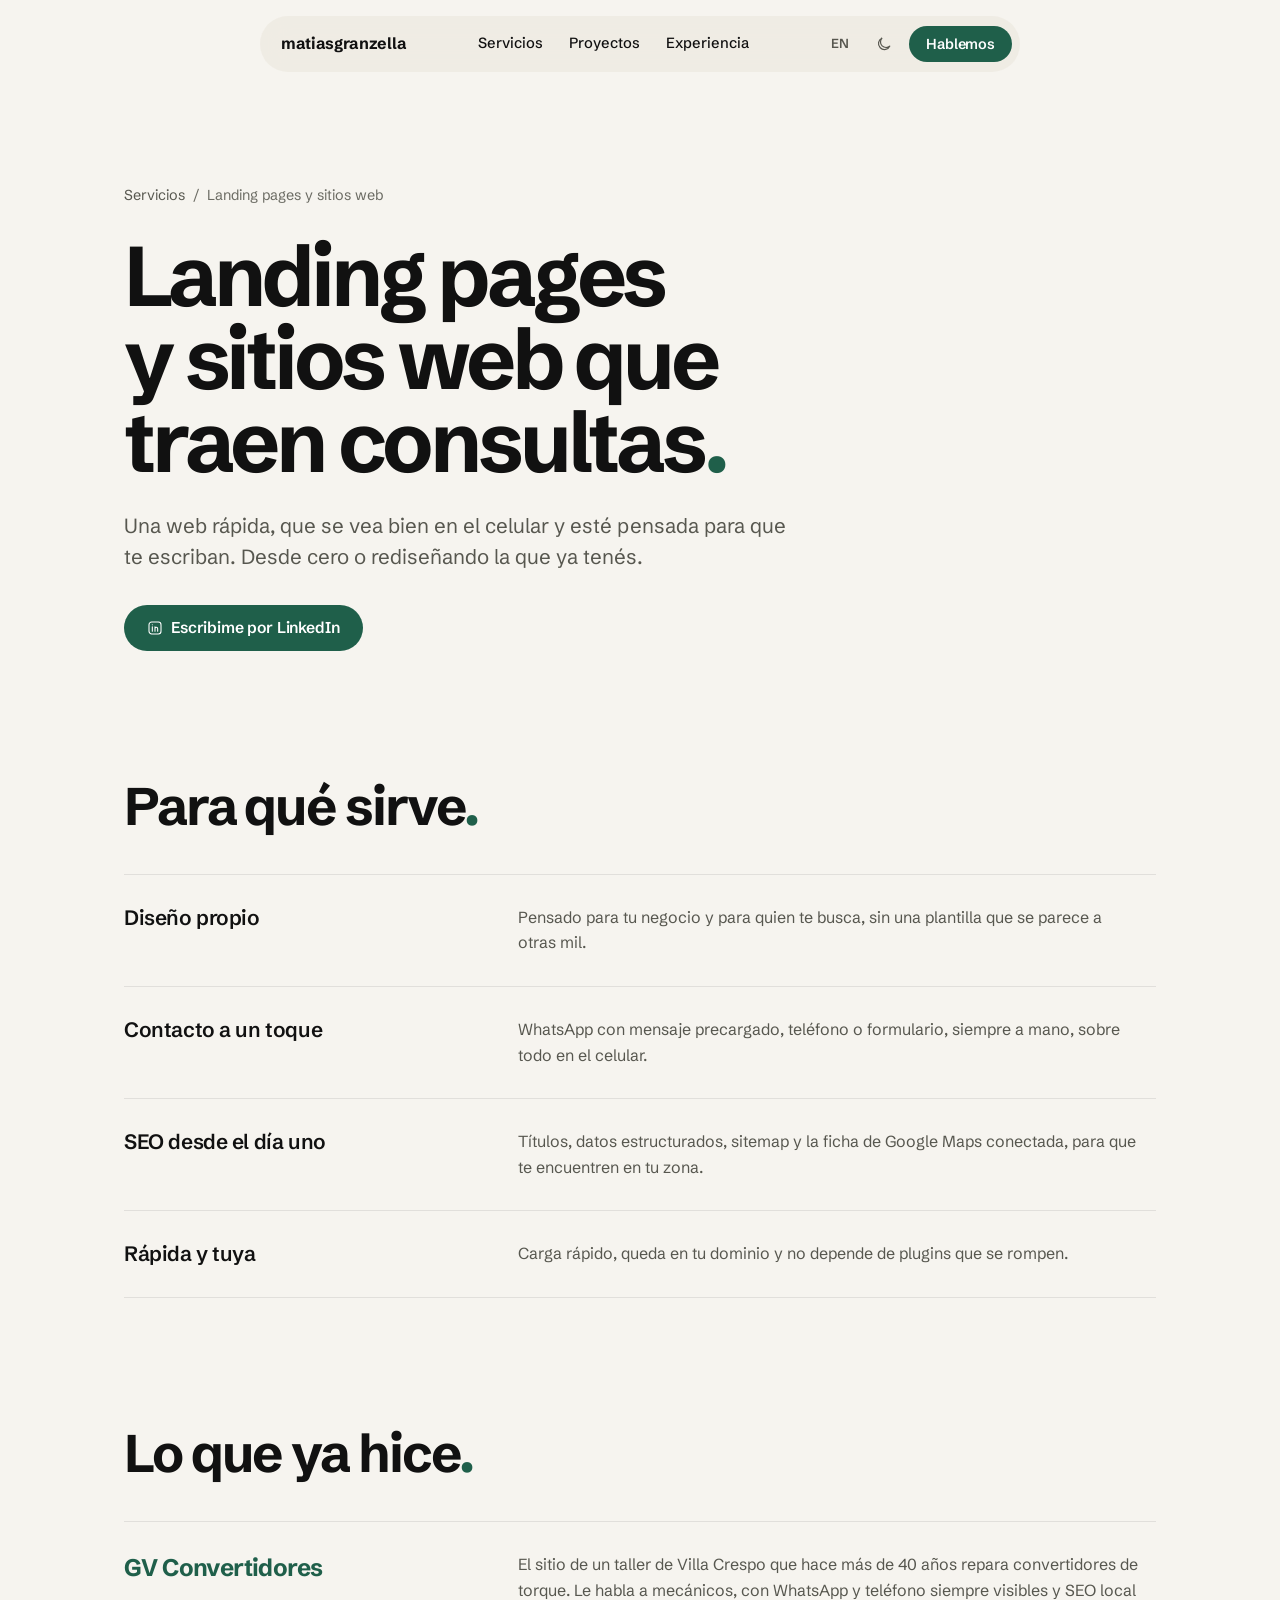
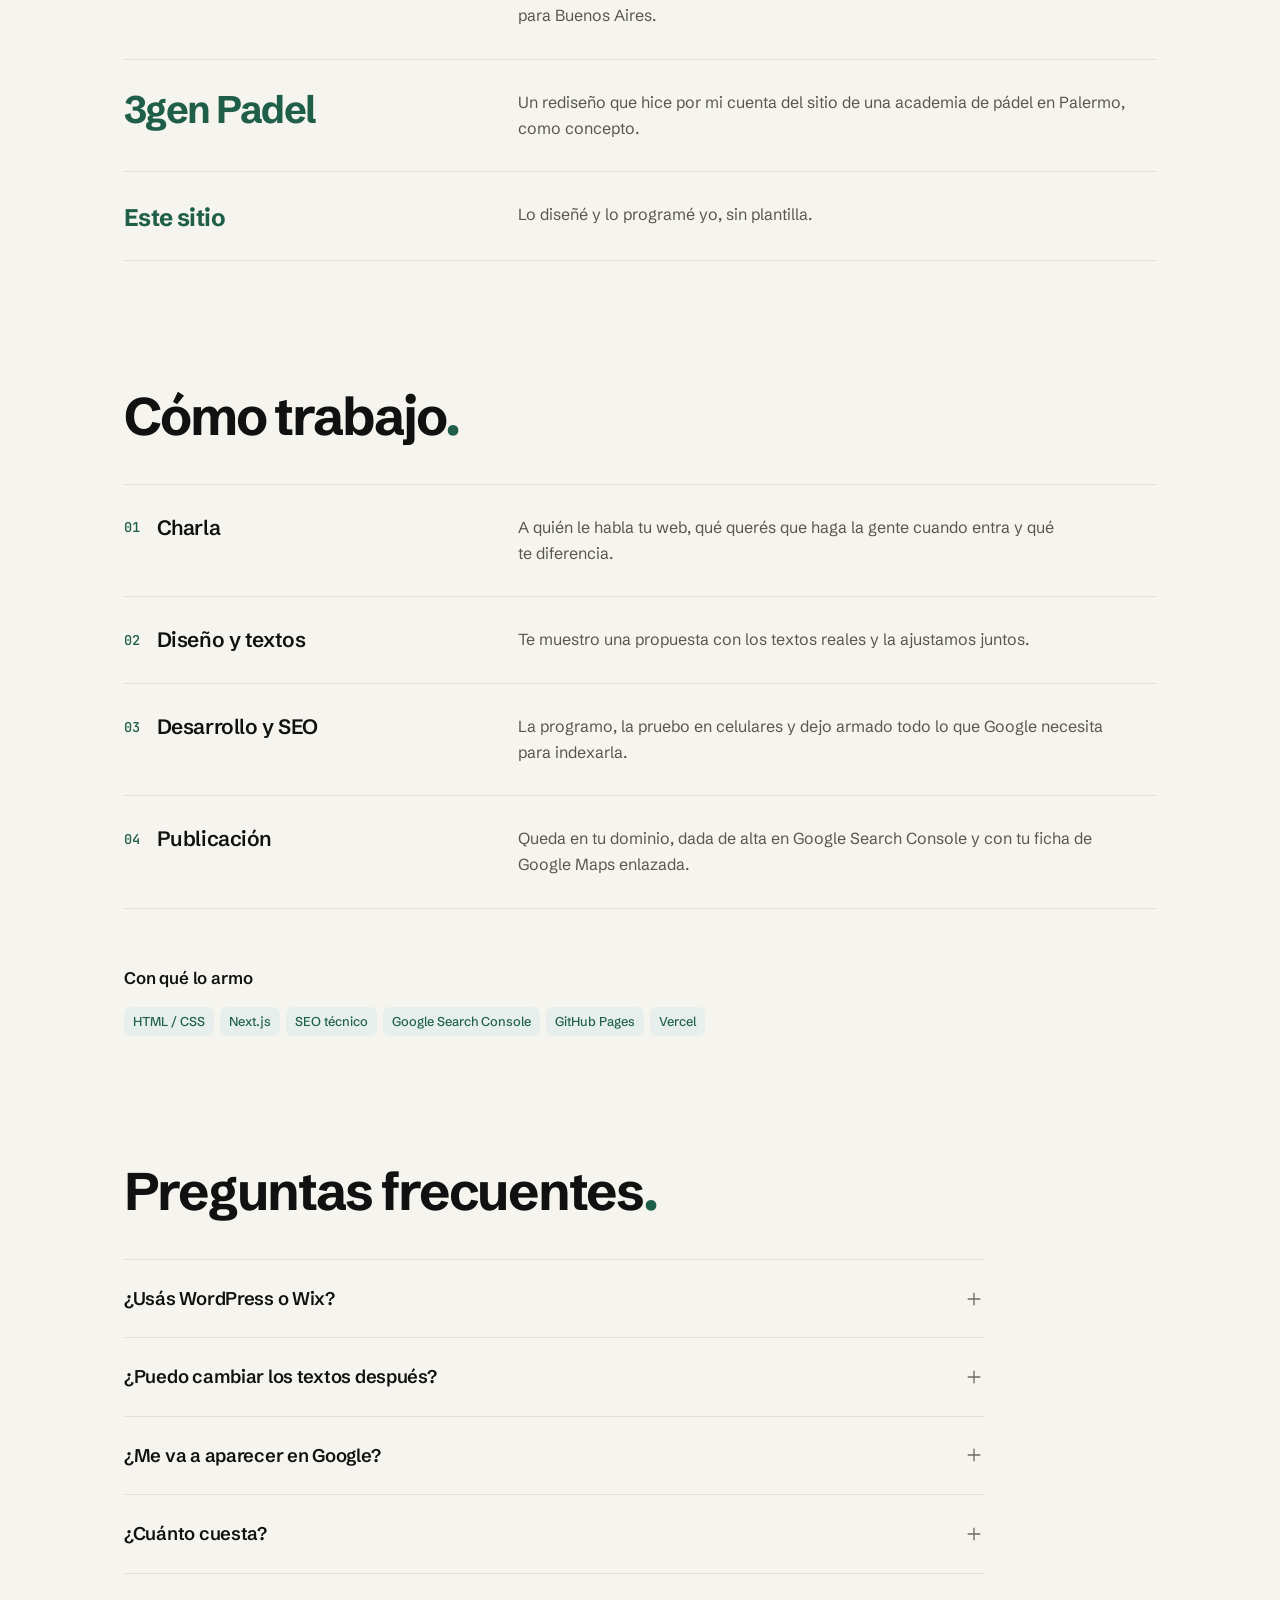
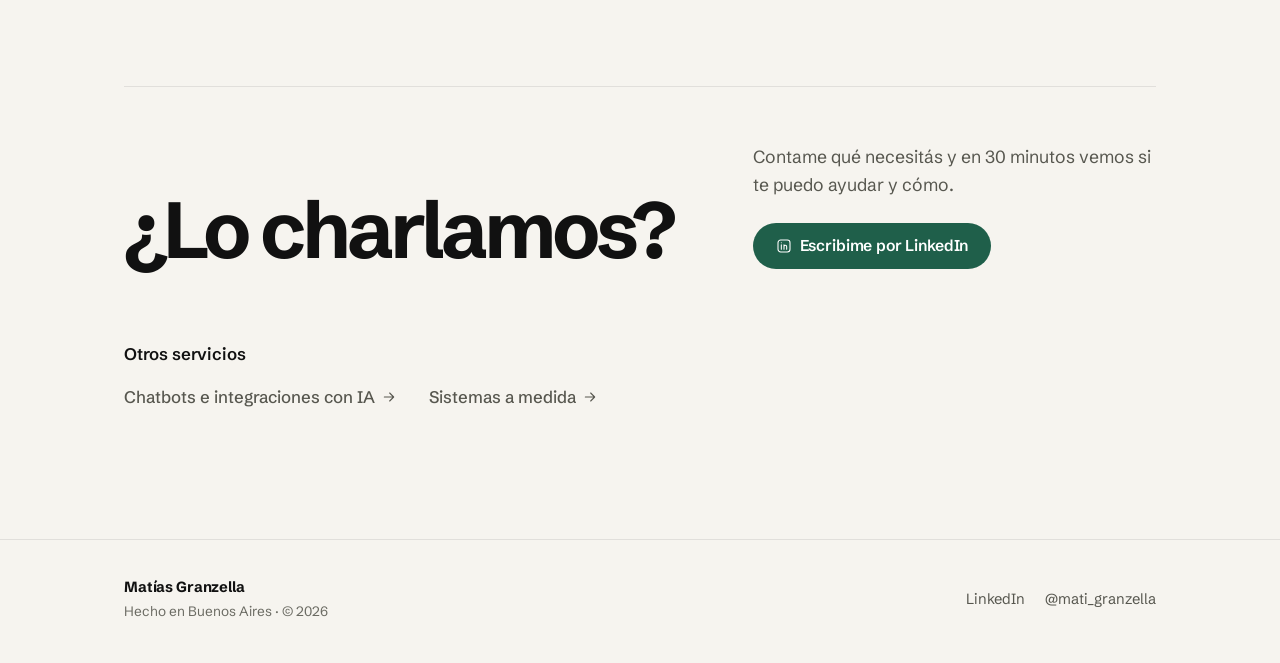
<file: servicios/landing-pages/index.html>
<!DOCTYPE html>
<!-- Generado por scripts/build.mjs a partir de scripts/servicios.mjs. No editar a mano. -->
<html lang="es">
<head>
  <meta charset="UTF-8" />
  <meta name="viewport" content="width=device-width, initial-scale=1.0" />
  <title>Diseño y desarrollo de landing pages · Freelance | Matías Granzella</title>
  <meta name="description" content="Diseño y desarrollo landing pages y sitios web rápidos, pensados para el celular y para que te escriban. Con SEO local y WhatsApp. Desarrollador web freelance en Buenos Aires." />
  <link rel="canonical" href="https://matiasgranzella.com/servicios/landing-pages/" />
  <link rel="alternate" hreflang="es" href="https://matiasgranzella.com/servicios/landing-pages/" />
  <link rel="alternate" hreflang="en" href="https://matiasgranzella.com/en/services/landing-pages/" />
  <link rel="alternate" hreflang="x-default" href="https://matiasgranzella.com/servicios/landing-pages/" />
  <meta name="theme-color" content="#f6f4ef" media="(prefers-color-scheme: light)" />
  <meta name="theme-color" content="#0b0b0b" media="(prefers-color-scheme: dark)" />
  <meta property="og:type" content="website" />
  <meta property="og:site_name" content="Matías Granzella" />
  <meta property="og:locale" content="es_AR" />
  <meta property="og:title" content="Diseño y desarrollo de landing pages · Freelance | Matías Granzella" />
  <meta property="og:description" content="Diseño y desarrollo landing pages y sitios web rápidos, pensados para el celular y para que te escriban. Con SEO local y WhatsApp. Desarrollador web freelance en Buenos Aires." />
  <meta property="og:url" content="https://matiasgranzella.com/servicios/landing-pages/" />
  <meta property="og:image" content="https://matiasgranzella.com/assets/og-image-v6.png" />
  <meta property="og:image:width" content="1200" />
  <meta property="og:image:height" content="630" />
  <meta name="twitter:card" content="summary_large_image" />
  <meta name="twitter:title" content="Diseño y desarrollo de landing pages · Freelance | Matías Granzella" />
  <meta name="twitter:description" content="Diseño y desarrollo landing pages y sitios web rápidos, pensados para el celular y para que te escriban. Con SEO local y WhatsApp. Desarrollador web freelance en Buenos Aires." />
  <meta name="twitter:image" content="https://matiasgranzella.com/assets/og-image-v6.png" />
  <meta name="twitter:creator" content="@mati_granzella" />
  <link rel="icon" href="/favicon.ico" sizes="48x48" />
  <link rel="icon" type="image/png" sizes="96x96" href="/assets/favicon-96.png" />
  <link rel="icon" type="image/png" sizes="192x192" href="/assets/favicon-192.png" />
  <link rel="icon" type="image/svg+xml" href="/assets/favicon.svg" />
  <link rel="apple-touch-icon" href="/apple-touch-icon.png" />
  <script type="application/ld+json">{"@context":"https://schema.org","@graph":[{"@type":"Service","@id":"https://matiasgranzella.com/servicios/landing-pages/#service","name":"Landing pages y sitios web","description":"Diseño y desarrollo landing pages y sitios web rápidos, pensados para el celular y para que te escriban. Con SEO local y WhatsApp. Desarrollador web freelance en Buenos Aires.","url":"https://matiasgranzella.com/servicios/landing-pages/","inLanguage":"es-AR","serviceType":"Landing pages y sitios web","provider":{"@id":"https://matiasgranzella.com/#person"},"areaServed":[{"@type":"Country","name":"Argentina"},"Remoto"]},{"@type":"Person","@id":"https://matiasgranzella.com/#person","name":"Matías Granzella","url":"https://matiasgranzella.com/","jobTitle":"Backend & AI Engineer","sameAs":["https://www.linkedin.com/in/matias-federico-granzella"]},{"@type":"BreadcrumbList","itemListElement":[{"@type":"ListItem","position":1,"name":"Matías Granzella","item":"https://matiasgranzella.com/"},{"@type":"ListItem","position":2,"name":"Servicios","item":"https://matiasgranzella.com/#servicios"},{"@type":"ListItem","position":3,"name":"Landing pages y sitios web","item":"https://matiasgranzella.com/servicios/landing-pages/"}]},{"@type":"FAQPage","mainEntity":[{"@type":"Question","name":"¿Usás WordPress o Wix?","acceptedAnswer":{"@type":"Answer","text":"No. Hago el sitio con código: carga más rápido, no depende de plugins y no paga una suscripción por plantilla."}},{"@type":"Question","name":"¿Puedo cambiar los textos después?","acceptedAnswer":{"@type":"Answer","text":"Los cambios chicos te los hago yo. Si necesitás editar seguido, lo armamos para que lo puedas hacer vos."}},{"@type":"Question","name":"¿Me va a aparecer en Google?","acceptedAnswer":{"@type":"Answer","text":"La dejo lista para que Google la indexe y te encuentre en tu zona. Nadie serio te puede prometer el primer puesto, pero sí que no te falte nada técnico."}},{"@type":"Question","name":"¿Cuánto cuesta?","acceptedAnswer":{"@type":"Answer","text":"Depende de cuántas secciones y páginas tenga. Después de la primera charla te paso un presupuesto."}}]}]}</script>
  <script>
    (function () {
      try {
        var t = localStorage.getItem("theme");
        if (t === "dark" || (!t && matchMedia("(prefers-color-scheme: dark)").matches))
          document.documentElement.setAttribute("data-theme", "dark");
      } catch (e) {}
    })();
  </script>
  <link rel="preconnect" href="https://fonts.googleapis.com" />
  <link rel="preconnect" href="https://fonts.gstatic.com" crossorigin />
  <link href="https://fonts.googleapis.com/css2?family=JetBrains+Mono:wght@400;500&family=Schibsted+Grotesk:wght@400;500;600;700&display=swap" rel="stylesheet" />
  <link rel="stylesheet" href="/styles.css" />
</head>
<body class="page">
  <a class="skip" href="#main">Saltar al contenido</a>
  <header class="nav" id="nav">
    <a href="/" class="nav__brand"><span class="nav__handle">matiasgranzella</span></a>
    <nav class="nav__links" aria-label="Secciones">
      <a href="/#servicios">Servicios</a>
      <a href="/#proyectos">Proyectos</a>
      <a href="/#experiencia">Experiencia</a>
    </nav>
    <div class="nav__actions">
      <a class="lang-toggle" href="/en/services/landing-pages/" hreflang="en" aria-label="Read in English">EN</a>
      <button class="theme-toggle" id="themeToggle" type="button" aria-label="Cambiar a modo oscuro">
        <svg class="icon-moon" viewBox="0 0 24 24" aria-hidden="true"><path d="M20 14.5A8 8 0 1 1 9.5 4a6.5 6.5 0 0 0 10.5 10.5Z"/></svg>
        <svg class="icon-sun" viewBox="0 0 24 24" aria-hidden="true"><circle cx="12" cy="12" r="4"/><path d="M12 2v2M12 20v2M4.9 4.9l1.4 1.4M17.7 17.7l1.4 1.4M2 12h2M20 12h2M4.9 19.1l1.4-1.4M17.7 6.3l1.4-1.4"/></svg>
      </button>
      <a class="btn btn--primary btn--sm" href="https://www.linkedin.com/in/matias-federico-granzella" target="_blank" rel="noopener">Hablemos</a>
    </div>
  </header>

  <main id="main">
    <section class="page-hero">
      <div class="container">
        <nav class="crumbs" aria-label="Breadcrumb"><a href="/#servicios">Servicios</a><span aria-hidden="true">/</span><span>Landing pages y sitios web</span></nav>
        <h1 class="page-hero__title">Landing pages y sitios web que traen consultas<span class="hero__accent">.</span></h1>
        <p class="page-hero__lede">Una web rápida, que se vea bien en el celular y esté pensada para que te escriban. Desde cero o rediseñando la que ya tenés.</p>
        <div class="hero__ctas page-hero__ctas">
          <a class="btn btn--primary" href="https://www.linkedin.com/in/matias-federico-granzella" target="_blank" rel="noopener"><svg class="i" viewBox="0 0 24 24" aria-hidden="true"><rect x="3" y="3" width="18" height="18" rx="4"/><path d="M8 10v7M8 7v.01M12 17v-4a2 2 0 0 1 4 0v4M12 10v7"/></svg>Escribime por LinkedIn</a>
        </div>
      </div>
    </section>

    <section class="section page-sec" aria-labelledby="h-uses">
      <div class="container">
        <h2 class="section__title" id="h-uses">Para qué sirve<span class="hero__accent">.</span></h2>
        <ul class="rows">
          <li class="row">
            <h3 class="row__title">Diseño propio</h3>
            <p class="row__text">Pensado para tu negocio y para quien te busca, sin una plantilla que se parece a otras mil.</p>
          </li>
          <li class="row">
            <h3 class="row__title">Contacto a un toque</h3>
            <p class="row__text">WhatsApp con mensaje precargado, teléfono o formulario, siempre a mano, sobre todo en el celular.</p>
          </li>
          <li class="row">
            <h3 class="row__title">SEO desde el día uno</h3>
            <p class="row__text">Títulos, datos estructurados, sitemap y la ficha de Google Maps conectada, para que te encuentren en tu zona.</p>
          </li>
          <li class="row">
            <h3 class="row__title">Rápida y tuya</h3>
            <p class="row__text">Carga rápido, queda en tu dominio y no depende de plugins que se rompen.</p>
          </li>
        </ul>
      </div>
    </section>

    <section class="section page-sec" aria-labelledby="h-proof">
      <div class="container">
        <h2 class="section__title" id="h-proof">Lo que ya hice<span class="hero__accent">.</span></h2>
        <ul class="rows">
          <li class="row row--proof">
            <p class="row__value row__value--word">GV Convertidores</p>
            <p class="row__text">El sitio de un taller de Villa Crespo que hace más de 40 años repara convertidores de torque. Le habla a mecánicos, con WhatsApp y teléfono siempre visibles y SEO local para Buenos Aires.</p>
          </li>
          <li class="row row--proof">
            <p class="row__value">3gen Padel</p>
            <p class="row__text">Un rediseño que hice por mi cuenta del sitio de una academia de pádel en Palermo, como concepto.</p>
          </li>
          <li class="row row--proof">
            <p class="row__value row__value--word">Este sitio</p>
            <p class="row__text">Lo diseñé y lo programé yo, sin plantilla.</p>
          </li>
        </ul>
      </div>
    </section>

    <section class="section page-sec" aria-labelledby="h-process">
      <div class="container">
        <h2 class="section__title" id="h-process">Cómo trabajo<span class="hero__accent">.</span></h2>
        <ol class="rows rows--steps">
          <li class="row">
            <h3 class="row__title"><span class="row__num">01</span>Charla</h3>
            <p class="row__text">A quién le habla tu web, qué querés que haga la gente cuando entra y qué te diferencia.</p>
          </li>
          <li class="row">
            <h3 class="row__title"><span class="row__num">02</span>Diseño y textos</h3>
            <p class="row__text">Te muestro una propuesta con los textos reales y la ajustamos juntos.</p>
          </li>
          <li class="row">
            <h3 class="row__title"><span class="row__num">03</span>Desarrollo y SEO</h3>
            <p class="row__text">La programo, la pruebo en celulares y dejo armado todo lo que Google necesita para indexarla.</p>
          </li>
          <li class="row">
            <h3 class="row__title"><span class="row__num">04</span>Publicación</h3>
            <p class="row__text">Queda en tu dominio, dada de alta en Google Search Console y con tu ficha de Google Maps enlazada.</p>
          </li>
        </ol>
        <h3 class="page-sub">Con qué lo armo</h3>
        <div class="service__tags"><span class="tag">HTML / CSS</span><span class="tag">Next.js</span><span class="tag">SEO técnico</span><span class="tag">Google Search Console</span><span class="tag">GitHub Pages</span><span class="tag">Vercel</span></div>
      </div>
    </section>

    <section class="section page-sec" aria-labelledby="h-faq">
      <div class="container">
        <h2 class="section__title" id="h-faq">Preguntas frecuentes<span class="hero__accent">.</span></h2>
        <div class="faq">
          <details class="faq__item">
            <summary>¿Usás WordPress o Wix?<svg class="i" viewBox="0 0 24 24" aria-hidden="true"><path d="M12 5v14M5 12h14"/></svg></summary>
            <p>No. Hago el sitio con código: carga más rápido, no depende de plugins y no paga una suscripción por plantilla.</p>
          </details>
          <details class="faq__item">
            <summary>¿Puedo cambiar los textos después?<svg class="i" viewBox="0 0 24 24" aria-hidden="true"><path d="M12 5v14M5 12h14"/></svg></summary>
            <p>Los cambios chicos te los hago yo. Si necesitás editar seguido, lo armamos para que lo puedas hacer vos.</p>
          </details>
          <details class="faq__item">
            <summary>¿Me va a aparecer en Google?<svg class="i" viewBox="0 0 24 24" aria-hidden="true"><path d="M12 5v14M5 12h14"/></svg></summary>
            <p>La dejo lista para que Google la indexe y te encuentre en tu zona. Nadie serio te puede prometer el primer puesto, pero sí que no te falte nada técnico.</p>
          </details>
          <details class="faq__item">
            <summary>¿Cuánto cuesta?<svg class="i" viewBox="0 0 24 24" aria-hidden="true"><path d="M12 5v14M5 12h14"/></svg></summary>
            <p>Depende de cuántas secciones y páginas tenga. Después de la primera charla te paso un presupuesto.</p>
          </details>
        </div>
      </div>
    </section>

    <section class="section section--tight" id="contacto">
      <div class="container">
        <div class="closing">
          <h2 class="closing__title">¿Lo charlamos?</h2>
          <div class="closing__side">
            <p class="closing__text">Contame qué necesitás y en 30 minutos vemos si te puedo ayudar y cómo.</p>
            <div class="closing__ctas">
              <a class="btn btn--primary" href="https://www.linkedin.com/in/matias-federico-granzella" target="_blank" rel="noopener"><svg class="i" viewBox="0 0 24 24" aria-hidden="true"><rect x="3" y="3" width="18" height="18" rx="4"/><path d="M8 10v7M8 7v.01M12 17v-4a2 2 0 0 1 4 0v4M12 10v7"/></svg>Escribime por LinkedIn</a>
            </div>
          </div>
        </div>
        <nav class="page-others" aria-label="Otros servicios">
          <h2 class="page-sub">Otros servicios</h2>
          <ul>
            <li><a class="link-arrow" href="/servicios/chatbots-con-ia/">Chatbots e integraciones con IA<svg class="i i--arrow" viewBox="0 0 24 24" aria-hidden="true"><path d="M5 12h14M13 6l6 6-6 6"/></svg></a></li>
            <li><a class="link-arrow" href="/servicios/sistemas-a-medida/">Sistemas a medida<svg class="i i--arrow" viewBox="0 0 24 24" aria-hidden="true"><path d="M5 12h14M13 6l6 6-6 6"/></svg></a></li>
          </ul>
        </nav>
      </div>
    </section>
  </main>

  <footer class="footer">
    <div class="container footer__inner">
      <div class="footer__id">
        <a class="footer__name" href="/">Matías Granzella</a>
        <span class="footer__made">Hecho en Buenos Aires · © 2026</span>
      </div>
      <nav class="footer__links" aria-label="Links">
        <a href="https://www.linkedin.com/in/matias-federico-granzella" target="_blank" rel="noopener">LinkedIn</a>
        <a href="https://twitter.com/mati_granzella" target="_blank" rel="noopener">@mati_granzella</a>
      </nav>
    </div>
  </footer>
  <script src="/page.js"></script>
</body>
</html>
</file>
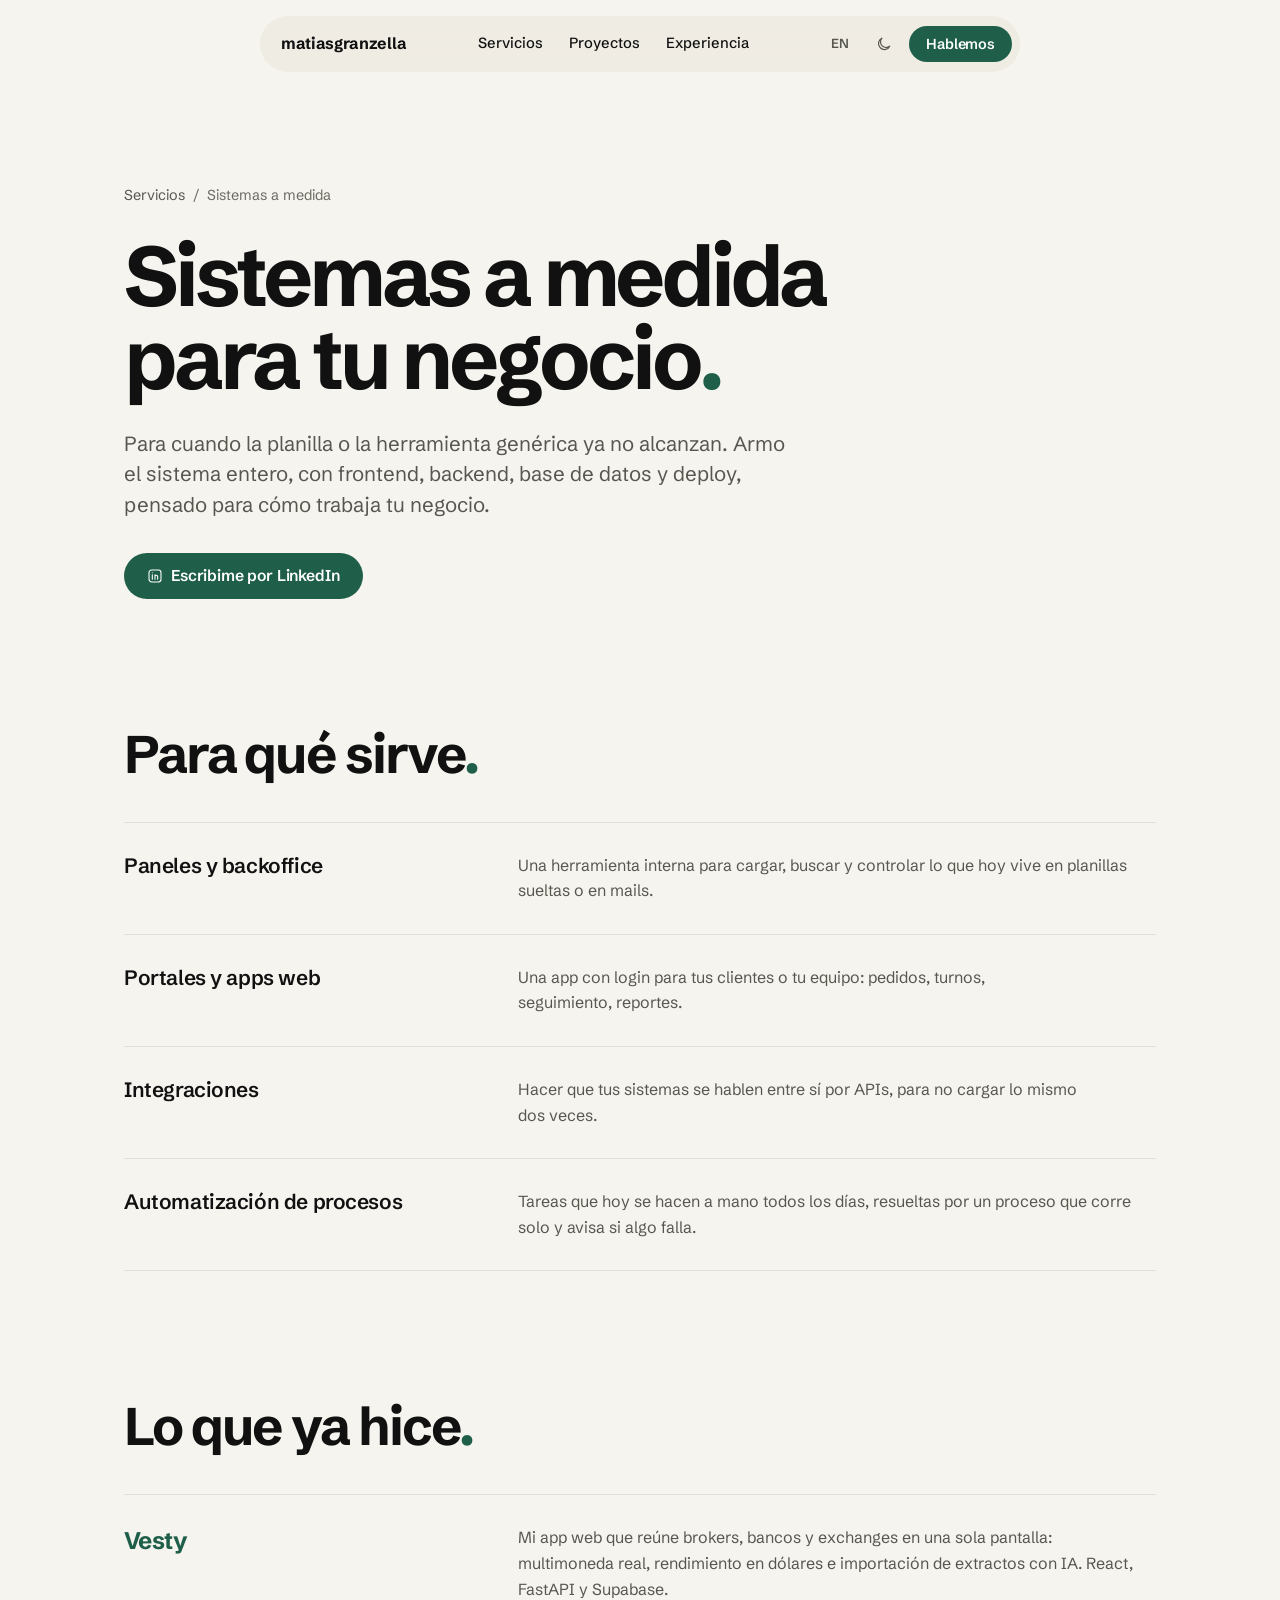
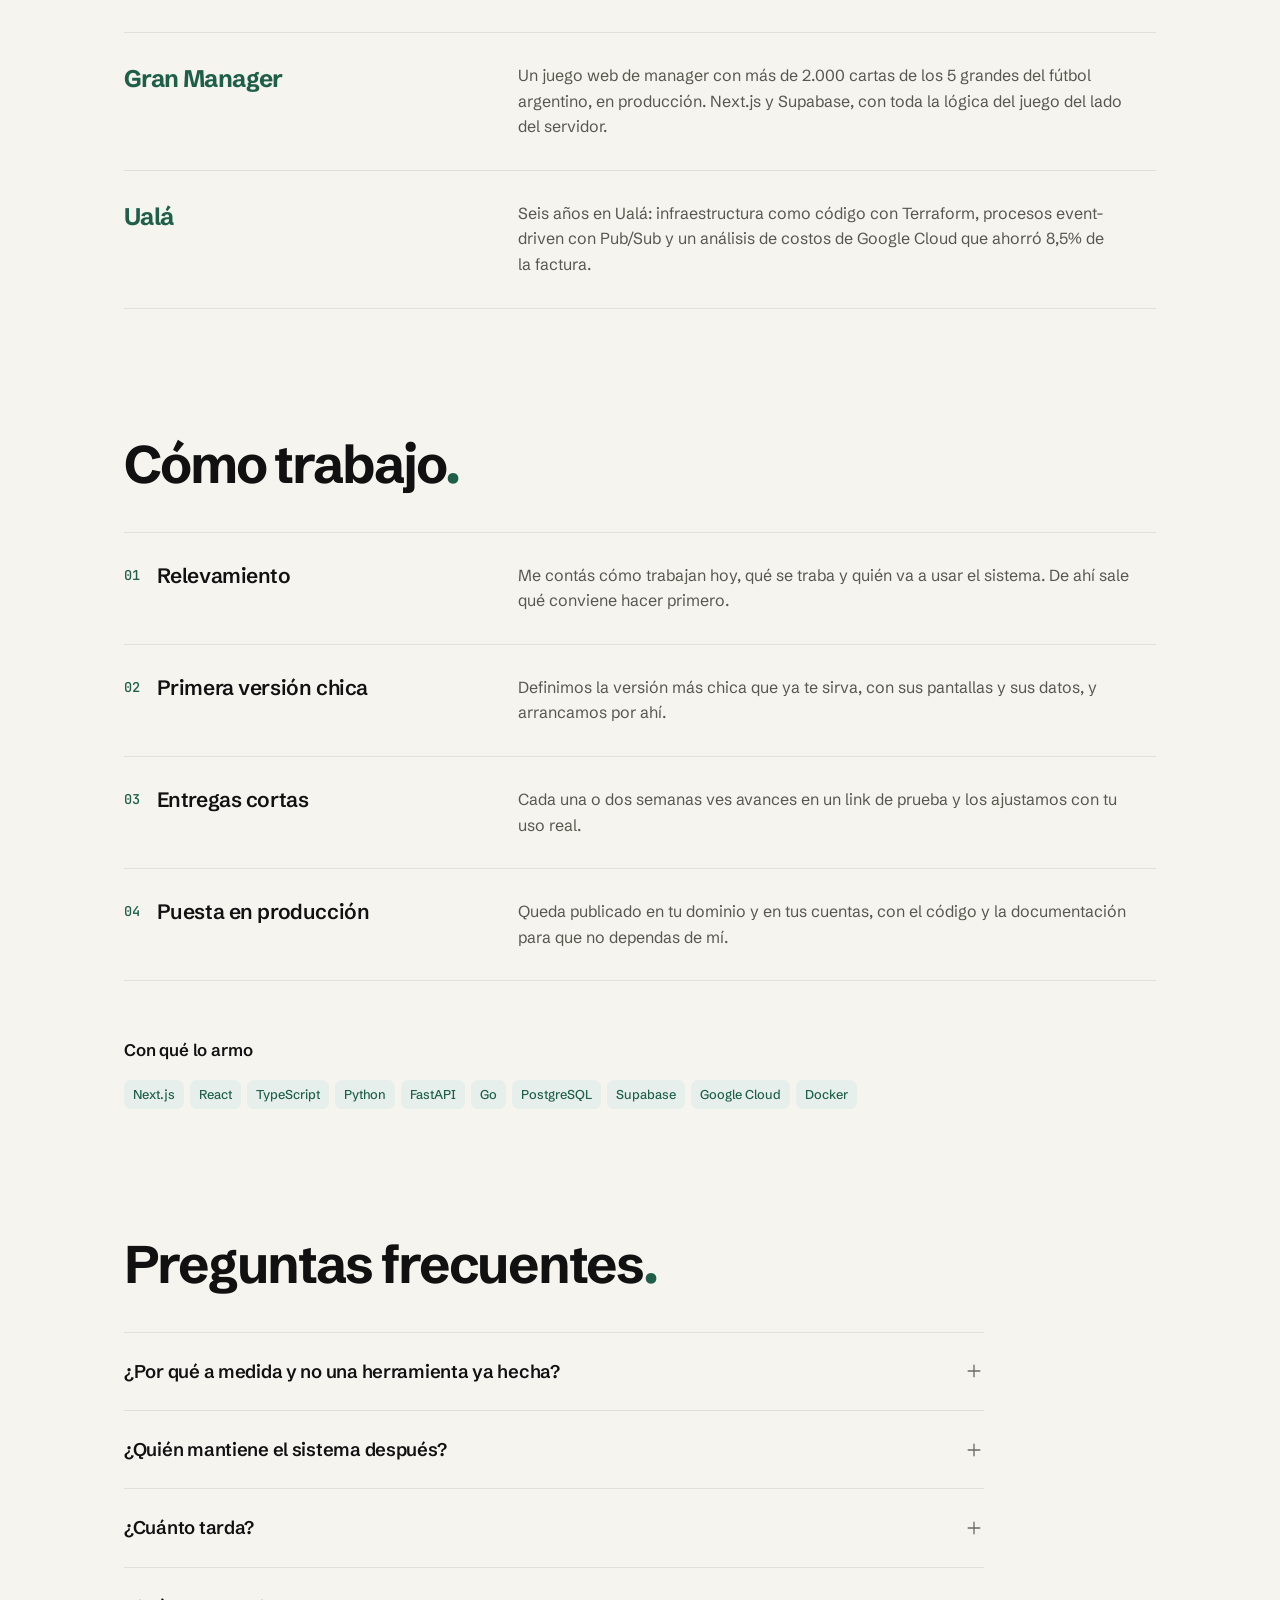
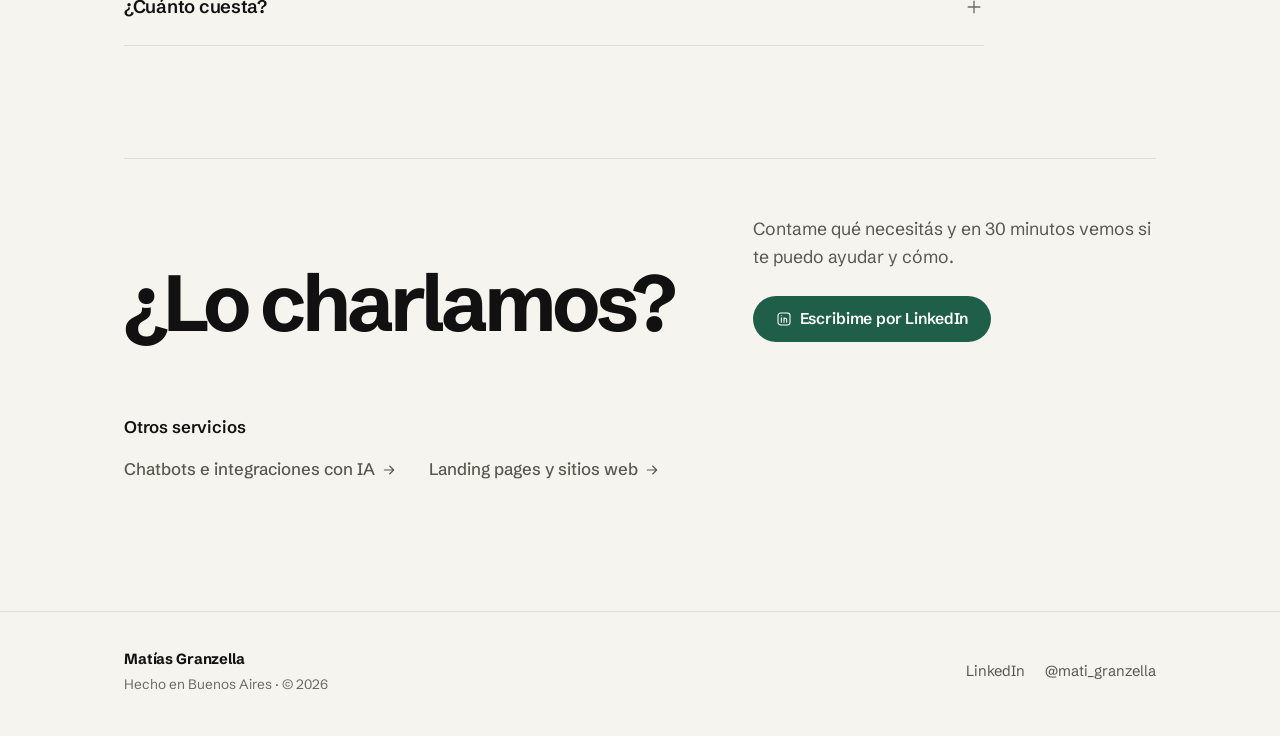
<file: servicios/sistemas-a-medida/index.html>
<!DOCTYPE html>
<!-- Generado por scripts/build.mjs a partir de scripts/servicios.mjs. No editar a mano. -->
<html lang="es">
<head>
  <meta charset="UTF-8" />
  <meta name="viewport" content="width=device-width, initial-scale=1.0" />
  <title>Desarrollo de software a medida · Programador freelance | Matías Granzella</title>
  <meta name="description" content="Desarrollo sistemas web a medida: frontend, backend, base de datos y deploy, pensados para cómo trabaja tu negocio. Next.js, Python y Go. Buenos Aires y remoto." />
  <link rel="canonical" href="https://matiasgranzella.com/servicios/sistemas-a-medida/" />
  <link rel="alternate" hreflang="es" href="https://matiasgranzella.com/servicios/sistemas-a-medida/" />
  <link rel="alternate" hreflang="en" href="https://matiasgranzella.com/en/services/custom-software/" />
  <link rel="alternate" hreflang="x-default" href="https://matiasgranzella.com/servicios/sistemas-a-medida/" />
  <meta name="theme-color" content="#f6f4ef" media="(prefers-color-scheme: light)" />
  <meta name="theme-color" content="#0b0b0b" media="(prefers-color-scheme: dark)" />
  <meta property="og:type" content="website" />
  <meta property="og:site_name" content="Matías Granzella" />
  <meta property="og:locale" content="es_AR" />
  <meta property="og:title" content="Desarrollo de software a medida · Programador freelance | Matías Granzella" />
  <meta property="og:description" content="Desarrollo sistemas web a medida: frontend, backend, base de datos y deploy, pensados para cómo trabaja tu negocio. Next.js, Python y Go. Buenos Aires y remoto." />
  <meta property="og:url" content="https://matiasgranzella.com/servicios/sistemas-a-medida/" />
  <meta property="og:image" content="https://matiasgranzella.com/assets/og-image-v6.png" />
  <meta property="og:image:width" content="1200" />
  <meta property="og:image:height" content="630" />
  <meta name="twitter:card" content="summary_large_image" />
  <meta name="twitter:title" content="Desarrollo de software a medida · Programador freelance | Matías Granzella" />
  <meta name="twitter:description" content="Desarrollo sistemas web a medida: frontend, backend, base de datos y deploy, pensados para cómo trabaja tu negocio. Next.js, Python y Go. Buenos Aires y remoto." />
  <meta name="twitter:image" content="https://matiasgranzella.com/assets/og-image-v6.png" />
  <meta name="twitter:creator" content="@mati_granzella" />
  <link rel="icon" href="/favicon.ico" sizes="48x48" />
  <link rel="icon" type="image/png" sizes="96x96" href="/assets/favicon-96.png" />
  <link rel="icon" type="image/png" sizes="192x192" href="/assets/favicon-192.png" />
  <link rel="icon" type="image/svg+xml" href="/assets/favicon.svg" />
  <link rel="apple-touch-icon" href="/apple-touch-icon.png" />
  <script type="application/ld+json">{"@context":"https://schema.org","@graph":[{"@type":"Service","@id":"https://matiasgranzella.com/servicios/sistemas-a-medida/#service","name":"Sistemas a medida","description":"Desarrollo sistemas web a medida: frontend, backend, base de datos y deploy, pensados para cómo trabaja tu negocio. Next.js, Python y Go. Buenos Aires y remoto.","url":"https://matiasgranzella.com/servicios/sistemas-a-medida/","inLanguage":"es-AR","serviceType":"Sistemas a medida","provider":{"@id":"https://matiasgranzella.com/#person"},"areaServed":[{"@type":"Country","name":"Argentina"},"Remoto"]},{"@type":"Person","@id":"https://matiasgranzella.com/#person","name":"Matías Granzella","url":"https://matiasgranzella.com/","jobTitle":"Backend & AI Engineer","sameAs":["https://www.linkedin.com/in/matias-federico-granzella"]},{"@type":"BreadcrumbList","itemListElement":[{"@type":"ListItem","position":1,"name":"Matías Granzella","item":"https://matiasgranzella.com/"},{"@type":"ListItem","position":2,"name":"Servicios","item":"https://matiasgranzella.com/#servicios"},{"@type":"ListItem","position":3,"name":"Sistemas a medida","item":"https://matiasgranzella.com/servicios/sistemas-a-medida/"}]},{"@type":"FAQPage","mainEntity":[{"@type":"Question","name":"¿Por qué a medida y no una herramienta ya hecha?","acceptedAnswer":{"@type":"Answer","text":"Si una herramienta existente te resuelve el problema, te lo voy a decir. El sistema a medida conviene cuando tu proceso es tu diferencial o cuando estás pagando varias herramientas que no se hablan."}},{"@type":"Question","name":"¿Quién mantiene el sistema después?","acceptedAnswer":{"@type":"Answer","text":"Puedo seguir yo con un mantenimiento mensual, o te lo dejo documentado para que lo tome otra persona."}},{"@type":"Question","name":"¿Cuánto tarda?","acceptedAnswer":{"@type":"Answer","text":"Depende del alcance. Por eso arrancamos con la versión más chica que ya te sirva y sumamos sobre algo que está andando."}},{"@type":"Question","name":"¿Cuánto cuesta?","acceptedAnswer":{"@type":"Answer","text":"Después de la charla inicial y el relevamiento te paso un presupuesto por esa primera versión."}}]}]}</script>
  <script>
    (function () {
      try {
        var t = localStorage.getItem("theme");
        if (t === "dark" || (!t && matchMedia("(prefers-color-scheme: dark)").matches))
          document.documentElement.setAttribute("data-theme", "dark");
      } catch (e) {}
    })();
  </script>
  <link rel="preconnect" href="https://fonts.googleapis.com" />
  <link rel="preconnect" href="https://fonts.gstatic.com" crossorigin />
  <link href="https://fonts.googleapis.com/css2?family=JetBrains+Mono:wght@400;500&family=Schibsted+Grotesk:wght@400;500;600;700&display=swap" rel="stylesheet" />
  <link rel="stylesheet" href="/styles.css" />
</head>
<body class="page">
  <a class="skip" href="#main">Saltar al contenido</a>
  <header class="nav" id="nav">
    <a href="/" class="nav__brand"><span class="nav__handle">matiasgranzella</span></a>
    <nav class="nav__links" aria-label="Secciones">
      <a href="/#servicios">Servicios</a>
      <a href="/#proyectos">Proyectos</a>
      <a href="/#experiencia">Experiencia</a>
    </nav>
    <div class="nav__actions">
      <a class="lang-toggle" href="/en/services/custom-software/" hreflang="en" aria-label="Read in English">EN</a>
      <button class="theme-toggle" id="themeToggle" type="button" aria-label="Cambiar a modo oscuro">
        <svg class="icon-moon" viewBox="0 0 24 24" aria-hidden="true"><path d="M20 14.5A8 8 0 1 1 9.5 4a6.5 6.5 0 0 0 10.5 10.5Z"/></svg>
        <svg class="icon-sun" viewBox="0 0 24 24" aria-hidden="true"><circle cx="12" cy="12" r="4"/><path d="M12 2v2M12 20v2M4.9 4.9l1.4 1.4M17.7 17.7l1.4 1.4M2 12h2M20 12h2M4.9 19.1l1.4-1.4M17.7 6.3l1.4-1.4"/></svg>
      </button>
      <a class="btn btn--primary btn--sm" href="https://www.linkedin.com/in/matias-federico-granzella" target="_blank" rel="noopener">Hablemos</a>
    </div>
  </header>

  <main id="main">
    <section class="page-hero">
      <div class="container">
        <nav class="crumbs" aria-label="Breadcrumb"><a href="/#servicios">Servicios</a><span aria-hidden="true">/</span><span>Sistemas a medida</span></nav>
        <h1 class="page-hero__title">Sistemas a medida para tu negocio<span class="hero__accent">.</span></h1>
        <p class="page-hero__lede">Para cuando la planilla o la herramienta genérica ya no alcanzan. Armo el sistema entero, con frontend, backend, base de datos y deploy, pensado para cómo trabaja tu negocio.</p>
        <div class="hero__ctas page-hero__ctas">
          <a class="btn btn--primary" href="https://www.linkedin.com/in/matias-federico-granzella" target="_blank" rel="noopener"><svg class="i" viewBox="0 0 24 24" aria-hidden="true"><rect x="3" y="3" width="18" height="18" rx="4"/><path d="M8 10v7M8 7v.01M12 17v-4a2 2 0 0 1 4 0v4M12 10v7"/></svg>Escribime por LinkedIn</a>
        </div>
      </div>
    </section>

    <section class="section page-sec" aria-labelledby="h-uses">
      <div class="container">
        <h2 class="section__title" id="h-uses">Para qué sirve<span class="hero__accent">.</span></h2>
        <ul class="rows">
          <li class="row">
            <h3 class="row__title">Paneles y backoffice</h3>
            <p class="row__text">Una herramienta interna para cargar, buscar y controlar lo que hoy vive en planillas sueltas o en mails.</p>
          </li>
          <li class="row">
            <h3 class="row__title">Portales y apps web</h3>
            <p class="row__text">Una app con login para tus clientes o tu equipo: pedidos, turnos, seguimiento, reportes.</p>
          </li>
          <li class="row">
            <h3 class="row__title">Integraciones</h3>
            <p class="row__text">Hacer que tus sistemas se hablen entre sí por APIs, para no cargar lo mismo dos veces.</p>
          </li>
          <li class="row">
            <h3 class="row__title">Automatización de procesos</h3>
            <p class="row__text">Tareas que hoy se hacen a mano todos los días, resueltas por un proceso que corre solo y avisa si algo falla.</p>
          </li>
        </ul>
      </div>
    </section>

    <section class="section page-sec" aria-labelledby="h-proof">
      <div class="container">
        <h2 class="section__title" id="h-proof">Lo que ya hice<span class="hero__accent">.</span></h2>
        <ul class="rows">
          <li class="row row--proof">
            <p class="row__value row__value--word">Vesty</p>
            <p class="row__text">Mi app web que reúne brokers, bancos y exchanges en una sola pantalla: multimoneda real, rendimiento en dólares e importación de extractos con IA. React, FastAPI y Supabase.</p>
          </li>
          <li class="row row--proof">
            <p class="row__value row__value--word">Gran Manager</p>
            <p class="row__text">Un juego web de manager con más de 2.000 cartas de los 5 grandes del fútbol argentino, en producción. Next.js y Supabase, con toda la lógica del juego del lado del servidor.</p>
          </li>
          <li class="row row--proof">
            <p class="row__value row__value--word">Ualá</p>
            <p class="row__text">Seis años en Ualá: infraestructura como código con Terraform, procesos event-driven con Pub/Sub y un análisis de costos de Google Cloud que ahorró 8,5% de la factura.</p>
          </li>
        </ul>
      </div>
    </section>

    <section class="section page-sec" aria-labelledby="h-process">
      <div class="container">
        <h2 class="section__title" id="h-process">Cómo trabajo<span class="hero__accent">.</span></h2>
        <ol class="rows rows--steps">
          <li class="row">
            <h3 class="row__title"><span class="row__num">01</span>Relevamiento</h3>
            <p class="row__text">Me contás cómo trabajan hoy, qué se traba y quién va a usar el sistema. De ahí sale qué conviene hacer primero.</p>
          </li>
          <li class="row">
            <h3 class="row__title"><span class="row__num">02</span>Primera versión chica</h3>
            <p class="row__text">Definimos la versión más chica que ya te sirva, con sus pantallas y sus datos, y arrancamos por ahí.</p>
          </li>
          <li class="row">
            <h3 class="row__title"><span class="row__num">03</span>Entregas cortas</h3>
            <p class="row__text">Cada una o dos semanas ves avances en un link de prueba y los ajustamos con tu uso real.</p>
          </li>
          <li class="row">
            <h3 class="row__title"><span class="row__num">04</span>Puesta en producción</h3>
            <p class="row__text">Queda publicado en tu dominio y en tus cuentas, con el código y la documentación para que no dependas de mí.</p>
          </li>
        </ol>
        <h3 class="page-sub">Con qué lo armo</h3>
        <div class="service__tags"><span class="tag">Next.js</span><span class="tag">React</span><span class="tag">TypeScript</span><span class="tag">Python</span><span class="tag">FastAPI</span><span class="tag">Go</span><span class="tag">PostgreSQL</span><span class="tag">Supabase</span><span class="tag">Google Cloud</span><span class="tag">Docker</span></div>
      </div>
    </section>

    <section class="section page-sec" aria-labelledby="h-faq">
      <div class="container">
        <h2 class="section__title" id="h-faq">Preguntas frecuentes<span class="hero__accent">.</span></h2>
        <div class="faq">
          <details class="faq__item">
            <summary>¿Por qué a medida y no una herramienta ya hecha?<svg class="i" viewBox="0 0 24 24" aria-hidden="true"><path d="M12 5v14M5 12h14"/></svg></summary>
            <p>Si una herramienta existente te resuelve el problema, te lo voy a decir. El sistema a medida conviene cuando tu proceso es tu diferencial o cuando estás pagando varias herramientas que no se hablan.</p>
          </details>
          <details class="faq__item">
            <summary>¿Quién mantiene el sistema después?<svg class="i" viewBox="0 0 24 24" aria-hidden="true"><path d="M12 5v14M5 12h14"/></svg></summary>
            <p>Puedo seguir yo con un mantenimiento mensual, o te lo dejo documentado para que lo tome otra persona.</p>
          </details>
          <details class="faq__item">
            <summary>¿Cuánto tarda?<svg class="i" viewBox="0 0 24 24" aria-hidden="true"><path d="M12 5v14M5 12h14"/></svg></summary>
            <p>Depende del alcance. Por eso arrancamos con la versión más chica que ya te sirva y sumamos sobre algo que está andando.</p>
          </details>
          <details class="faq__item">
            <summary>¿Cuánto cuesta?<svg class="i" viewBox="0 0 24 24" aria-hidden="true"><path d="M12 5v14M5 12h14"/></svg></summary>
            <p>Después de la charla inicial y el relevamiento te paso un presupuesto por esa primera versión.</p>
          </details>
        </div>
      </div>
    </section>

    <section class="section section--tight" id="contacto">
      <div class="container">
        <div class="closing">
          <h2 class="closing__title">¿Lo charlamos?</h2>
          <div class="closing__side">
            <p class="closing__text">Contame qué necesitás y en 30 minutos vemos si te puedo ayudar y cómo.</p>
            <div class="closing__ctas">
              <a class="btn btn--primary" href="https://www.linkedin.com/in/matias-federico-granzella" target="_blank" rel="noopener"><svg class="i" viewBox="0 0 24 24" aria-hidden="true"><rect x="3" y="3" width="18" height="18" rx="4"/><path d="M8 10v7M8 7v.01M12 17v-4a2 2 0 0 1 4 0v4M12 10v7"/></svg>Escribime por LinkedIn</a>
            </div>
          </div>
        </div>
        <nav class="page-others" aria-label="Otros servicios">
          <h2 class="page-sub">Otros servicios</h2>
          <ul>
            <li><a class="link-arrow" href="/servicios/chatbots-con-ia/">Chatbots e integraciones con IA<svg class="i i--arrow" viewBox="0 0 24 24" aria-hidden="true"><path d="M5 12h14M13 6l6 6-6 6"/></svg></a></li>
            <li><a class="link-arrow" href="/servicios/landing-pages/">Landing pages y sitios web<svg class="i i--arrow" viewBox="0 0 24 24" aria-hidden="true"><path d="M5 12h14M13 6l6 6-6 6"/></svg></a></li>
          </ul>
        </nav>
      </div>
    </section>
  </main>

  <footer class="footer">
    <div class="container footer__inner">
      <div class="footer__id">
        <a class="footer__name" href="/">Matías Granzella</a>
        <span class="footer__made">Hecho en Buenos Aires · © 2026</span>
      </div>
      <nav class="footer__links" aria-label="Links">
        <a href="https://www.linkedin.com/in/matias-federico-granzella" target="_blank" rel="noopener">LinkedIn</a>
        <a href="https://twitter.com/mati_granzella" target="_blank" rel="noopener">@mati_granzella</a>
      </nav>
    </div>
  </footer>
  <script src="/page.js"></script>
</body>
</html>
</file>
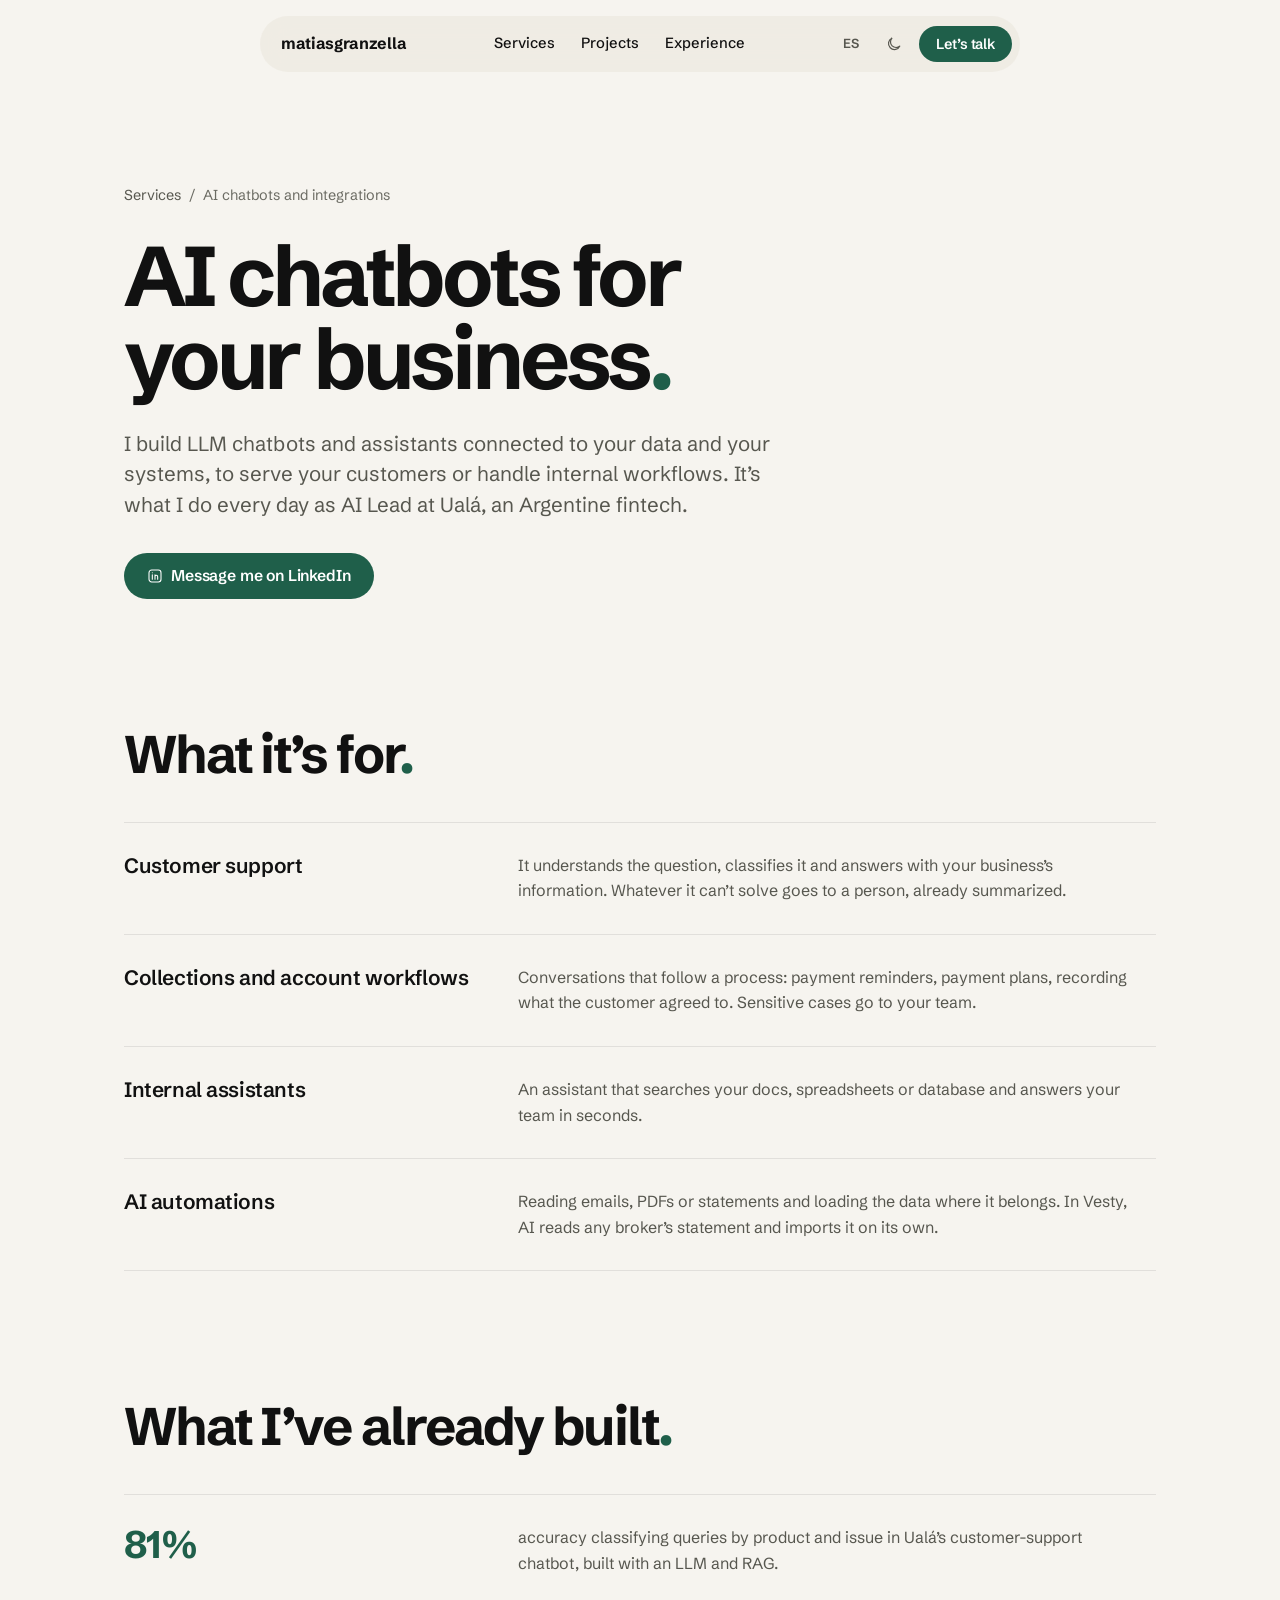
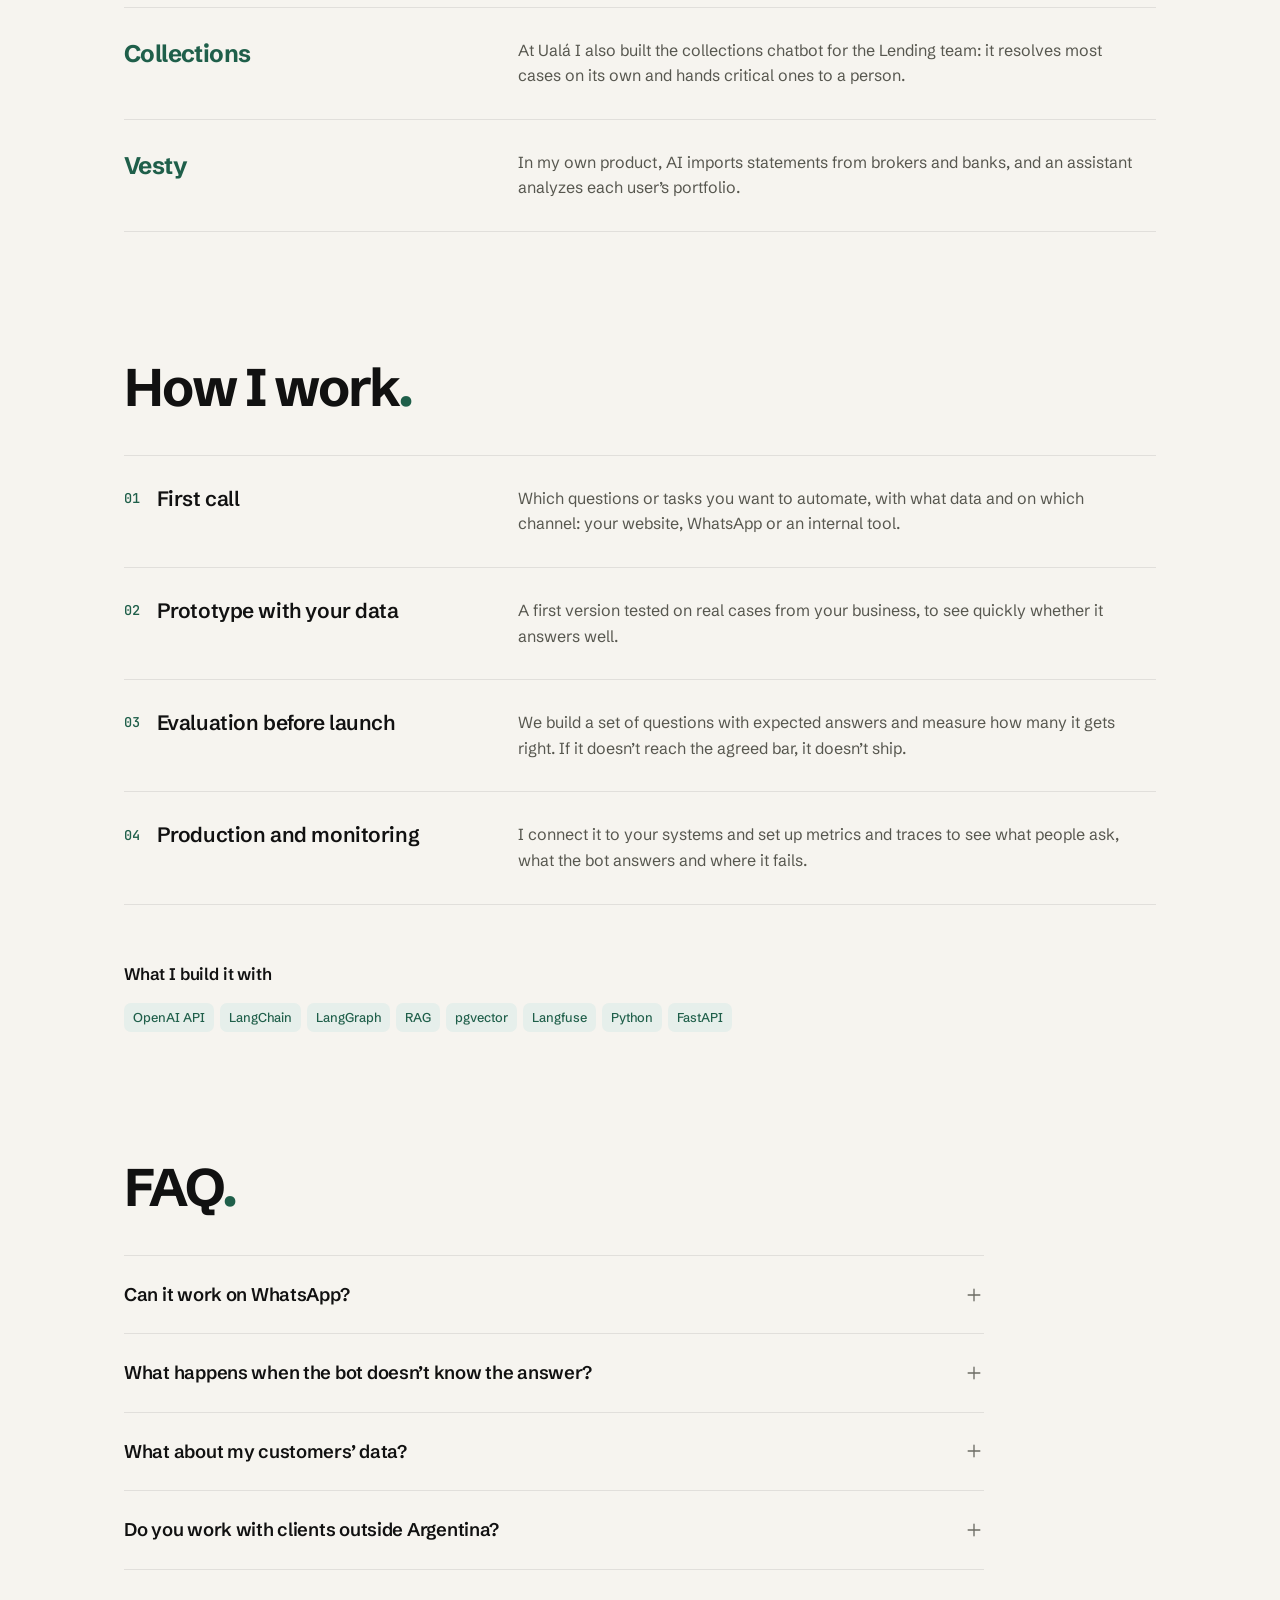
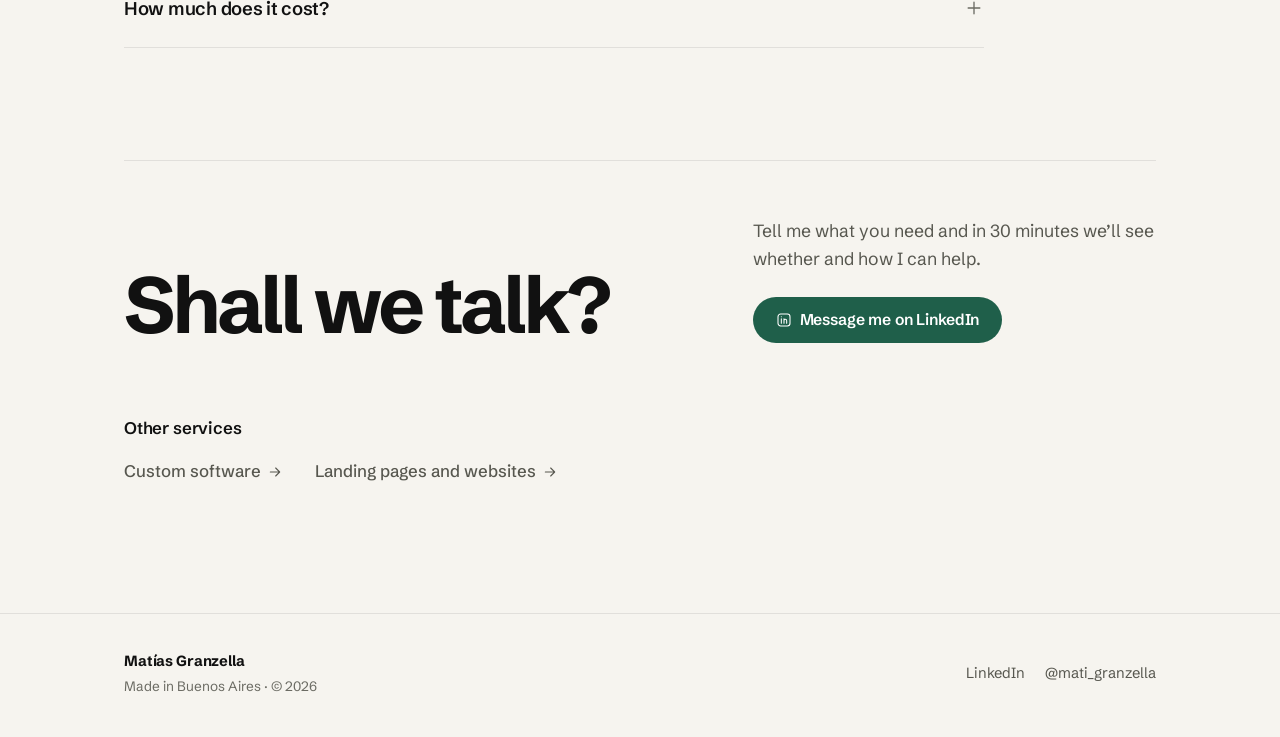
<file: en/services/ai-chatbots/index.html>
<!DOCTYPE html>
<!-- Generado por scripts/build.mjs a partir de scripts/servicios.mjs. No editar a mano. -->
<html lang="en">
<head>
  <meta charset="UTF-8" />
  <meta name="viewport" content="width=device-width, initial-scale=1.0" />
  <title>AI Chatbot Development for Businesses · Freelance | Matías Granzella</title>
  <meta name="description" content="I build LLM chatbots and assistants connected to your data and systems: customer support, collections and internal workflows. AI Lead at Ualá. Remote from Argentina." />
  <link rel="canonical" href="https://matiasgranzella.com/en/services/ai-chatbots/" />
  <link rel="alternate" hreflang="es" href="https://matiasgranzella.com/servicios/chatbots-con-ia/" />
  <link rel="alternate" hreflang="en" href="https://matiasgranzella.com/en/services/ai-chatbots/" />
  <link rel="alternate" hreflang="x-default" href="https://matiasgranzella.com/servicios/chatbots-con-ia/" />
  <meta name="theme-color" content="#f6f4ef" media="(prefers-color-scheme: light)" />
  <meta name="theme-color" content="#0b0b0b" media="(prefers-color-scheme: dark)" />
  <meta property="og:type" content="website" />
  <meta property="og:site_name" content="Matías Granzella" />
  <meta property="og:locale" content="en_US" />
  <meta property="og:title" content="AI Chatbot Development for Businesses · Freelance | Matías Granzella" />
  <meta property="og:description" content="I build LLM chatbots and assistants connected to your data and systems: customer support, collections and internal workflows. AI Lead at Ualá. Remote from Argentina." />
  <meta property="og:url" content="https://matiasgranzella.com/en/services/ai-chatbots/" />
  <meta property="og:image" content="https://matiasgranzella.com/assets/og-image-v6.png" />
  <meta property="og:image:width" content="1200" />
  <meta property="og:image:height" content="630" />
  <meta name="twitter:card" content="summary_large_image" />
  <meta name="twitter:title" content="AI Chatbot Development for Businesses · Freelance | Matías Granzella" />
  <meta name="twitter:description" content="I build LLM chatbots and assistants connected to your data and systems: customer support, collections and internal workflows. AI Lead at Ualá. Remote from Argentina." />
  <meta name="twitter:image" content="https://matiasgranzella.com/assets/og-image-v6.png" />
  <meta name="twitter:creator" content="@mati_granzella" />
  <link rel="icon" href="/favicon.ico" sizes="48x48" />
  <link rel="icon" type="image/png" sizes="96x96" href="/assets/favicon-96.png" />
  <link rel="icon" type="image/png" sizes="192x192" href="/assets/favicon-192.png" />
  <link rel="icon" type="image/svg+xml" href="/assets/favicon.svg" />
  <link rel="apple-touch-icon" href="/apple-touch-icon.png" />
  <script type="application/ld+json">{"@context":"https://schema.org","@graph":[{"@type":"Service","@id":"https://matiasgranzella.com/en/services/ai-chatbots/#service","name":"AI chatbots and integrations","description":"I build LLM chatbots and assistants connected to your data and systems: customer support, collections and internal workflows. AI Lead at Ualá. Remote from Argentina.","url":"https://matiasgranzella.com/en/services/ai-chatbots/","inLanguage":"en","serviceType":"AI chatbots and integrations","provider":{"@id":"https://matiasgranzella.com/#person"},"areaServed":["Worldwide (remote)",{"@type":"Country","name":"Argentina"}]},{"@type":"Person","@id":"https://matiasgranzella.com/#person","name":"Matías Granzella","url":"https://matiasgranzella.com/","jobTitle":"Backend & AI Engineer","sameAs":["https://www.linkedin.com/in/matias-federico-granzella"]},{"@type":"BreadcrumbList","itemListElement":[{"@type":"ListItem","position":1,"name":"Matías Granzella","item":"https://matiasgranzella.com/en/"},{"@type":"ListItem","position":2,"name":"Services","item":"https://matiasgranzella.com/en/#servicios"},{"@type":"ListItem","position":3,"name":"AI chatbots and integrations","item":"https://matiasgranzella.com/en/services/ai-chatbots/"}]},{"@type":"FAQPage","mainEntity":[{"@type":"Question","name":"Can it work on WhatsApp?","acceptedAnswer":{"@type":"Answer","text":"Yes. The same bot can serve customers on WhatsApp, on your website or inside an internal tool; we pick the channel on the first call."}},{"@type":"Question","name":"What happens when the bot doesn’t know the answer?","acceptedAnswer":{"@type":"Answer","text":"I build it to say so and hand the conversation to a person. Making up answers is exactly what the evaluation measures and fixes."}},{"@type":"Question","name":"What about my customers’ data?","acceptedAnswer":{"@type":"Answer","text":"I use the model providers’ APIs, which don’t train on that data. We decide together what the bot can and can’t see."}},{"@type":"Question","name":"Do you work with clients outside Argentina?","acceptedAnswer":{"@type":"Answer","text":"Yes, remotely and in English. I’m based in Buenos Aires (GMT-3), which overlaps well with US and European working hours."}},{"@type":"Question","name":"How much does it cost?","acceptedAnswer":{"@type":"Answer","text":"It depends on the channels, integrations and number of cases it has to handle. After the first call I send you a quote."}}]}]}</script>
  <script>
    (function () {
      try {
        var t = localStorage.getItem("theme");
        if (t === "dark" || (!t && matchMedia("(prefers-color-scheme: dark)").matches))
          document.documentElement.setAttribute("data-theme", "dark");
      } catch (e) {}
    })();
  </script>
  <link rel="preconnect" href="https://fonts.googleapis.com" />
  <link rel="preconnect" href="https://fonts.gstatic.com" crossorigin />
  <link href="https://fonts.googleapis.com/css2?family=JetBrains+Mono:wght@400;500&family=Schibsted+Grotesk:wght@400;500;600;700&display=swap" rel="stylesheet" />
  <link rel="stylesheet" href="/styles.css" />
</head>
<body class="page">
  <a class="skip" href="#main">Skip to content</a>
  <header class="nav" id="nav">
    <a href="/en/" class="nav__brand"><span class="nav__handle">matiasgranzella</span></a>
    <nav class="nav__links" aria-label="Sections">
      <a href="/en/#servicios">Services</a>
      <a href="/en/#proyectos">Projects</a>
      <a href="/en/#experiencia">Experience</a>
    </nav>
    <div class="nav__actions">
      <a class="lang-toggle" href="/servicios/chatbots-con-ia/" hreflang="es" aria-label="Leer en español">ES</a>
      <button class="theme-toggle" id="themeToggle" type="button" aria-label="Switch to dark mode">
        <svg class="icon-moon" viewBox="0 0 24 24" aria-hidden="true"><path d="M20 14.5A8 8 0 1 1 9.5 4a6.5 6.5 0 0 0 10.5 10.5Z"/></svg>
        <svg class="icon-sun" viewBox="0 0 24 24" aria-hidden="true"><circle cx="12" cy="12" r="4"/><path d="M12 2v2M12 20v2M4.9 4.9l1.4 1.4M17.7 17.7l1.4 1.4M2 12h2M20 12h2M4.9 19.1l1.4-1.4M17.7 6.3l1.4-1.4"/></svg>
      </button>
      <a class="btn btn--primary btn--sm" href="https://www.linkedin.com/in/matias-federico-granzella" target="_blank" rel="noopener">Let’s talk</a>
    </div>
  </header>

  <main id="main">
    <section class="page-hero">
      <div class="container">
        <nav class="crumbs" aria-label="Breadcrumb"><a href="/en/#servicios">Services</a><span aria-hidden="true">/</span><span>AI chatbots and integrations</span></nav>
        <h1 class="page-hero__title">AI chatbots for your business<span class="hero__accent">.</span></h1>
        <p class="page-hero__lede">I build LLM chatbots and assistants connected to your data and your systems, to serve your customers or handle internal workflows. It’s what I do every day as AI Lead at Ualá, an Argentine fintech.</p>
        <div class="hero__ctas page-hero__ctas">
          <a class="btn btn--primary" href="https://www.linkedin.com/in/matias-federico-granzella" target="_blank" rel="noopener"><svg class="i" viewBox="0 0 24 24" aria-hidden="true"><rect x="3" y="3" width="18" height="18" rx="4"/><path d="M8 10v7M8 7v.01M12 17v-4a2 2 0 0 1 4 0v4M12 10v7"/></svg>Message me on LinkedIn</a>
        </div>
      </div>
    </section>

    <section class="section page-sec" aria-labelledby="h-uses">
      <div class="container">
        <h2 class="section__title" id="h-uses">What it’s for<span class="hero__accent">.</span></h2>
        <ul class="rows">
          <li class="row">
            <h3 class="row__title">Customer support</h3>
            <p class="row__text">It understands the question, classifies it and answers with your business’s information. Whatever it can’t solve goes to a person, already summarized.</p>
          </li>
          <li class="row">
            <h3 class="row__title">Collections and account workflows</h3>
            <p class="row__text">Conversations that follow a process: payment reminders, payment plans, recording what the customer agreed to. Sensitive cases go to your team.</p>
          </li>
          <li class="row">
            <h3 class="row__title">Internal assistants</h3>
            <p class="row__text">An assistant that searches your docs, spreadsheets or database and answers your team in seconds.</p>
          </li>
          <li class="row">
            <h3 class="row__title">AI automations</h3>
            <p class="row__text">Reading emails, PDFs or statements and loading the data where it belongs. In Vesty, AI reads any broker’s statement and imports it on its own.</p>
          </li>
        </ul>
      </div>
    </section>

    <section class="section page-sec" aria-labelledby="h-proof">
      <div class="container">
        <h2 class="section__title" id="h-proof">What I’ve already built<span class="hero__accent">.</span></h2>
        <ul class="rows">
          <li class="row row--proof">
            <p class="row__value">81%</p>
            <p class="row__text">accuracy classifying queries by product and issue in Ualá’s customer-support chatbot, built with an LLM and RAG.</p>
          </li>
          <li class="row row--proof">
            <p class="row__value row__value--word">Collections</p>
            <p class="row__text">At Ualá I also built the collections chatbot for the Lending team: it resolves most cases on its own and hands critical ones to a person.</p>
          </li>
          <li class="row row--proof">
            <p class="row__value row__value--word">Vesty</p>
            <p class="row__text">In my own product, AI imports statements from brokers and banks, and an assistant analyzes each user’s portfolio.</p>
          </li>
        </ul>
      </div>
    </section>

    <section class="section page-sec" aria-labelledby="h-process">
      <div class="container">
        <h2 class="section__title" id="h-process">How I work<span class="hero__accent">.</span></h2>
        <ol class="rows rows--steps">
          <li class="row">
            <h3 class="row__title"><span class="row__num">01</span>First call</h3>
            <p class="row__text">Which questions or tasks you want to automate, with what data and on which channel: your website, WhatsApp or an internal tool.</p>
          </li>
          <li class="row">
            <h3 class="row__title"><span class="row__num">02</span>Prototype with your data</h3>
            <p class="row__text">A first version tested on real cases from your business, to see quickly whether it answers well.</p>
          </li>
          <li class="row">
            <h3 class="row__title"><span class="row__num">03</span>Evaluation before launch</h3>
            <p class="row__text">We build a set of questions with expected answers and measure how many it gets right. If it doesn’t reach the agreed bar, it doesn’t ship.</p>
          </li>
          <li class="row">
            <h3 class="row__title"><span class="row__num">04</span>Production and monitoring</h3>
            <p class="row__text">I connect it to your systems and set up metrics and traces to see what people ask, what the bot answers and where it fails.</p>
          </li>
        </ol>
        <h3 class="page-sub">What I build it with</h3>
        <div class="service__tags"><span class="tag">OpenAI API</span><span class="tag">LangChain</span><span class="tag">LangGraph</span><span class="tag">RAG</span><span class="tag">pgvector</span><span class="tag">Langfuse</span><span class="tag">Python</span><span class="tag">FastAPI</span></div>
      </div>
    </section>

    <section class="section page-sec" aria-labelledby="h-faq">
      <div class="container">
        <h2 class="section__title" id="h-faq">FAQ<span class="hero__accent">.</span></h2>
        <div class="faq">
          <details class="faq__item">
            <summary>Can it work on WhatsApp?<svg class="i" viewBox="0 0 24 24" aria-hidden="true"><path d="M12 5v14M5 12h14"/></svg></summary>
            <p>Yes. The same bot can serve customers on WhatsApp, on your website or inside an internal tool; we pick the channel on the first call.</p>
          </details>
          <details class="faq__item">
            <summary>What happens when the bot doesn’t know the answer?<svg class="i" viewBox="0 0 24 24" aria-hidden="true"><path d="M12 5v14M5 12h14"/></svg></summary>
            <p>I build it to say so and hand the conversation to a person. Making up answers is exactly what the evaluation measures and fixes.</p>
          </details>
          <details class="faq__item">
            <summary>What about my customers’ data?<svg class="i" viewBox="0 0 24 24" aria-hidden="true"><path d="M12 5v14M5 12h14"/></svg></summary>
            <p>I use the model providers’ APIs, which don’t train on that data. We decide together what the bot can and can’t see.</p>
          </details>
          <details class="faq__item">
            <summary>Do you work with clients outside Argentina?<svg class="i" viewBox="0 0 24 24" aria-hidden="true"><path d="M12 5v14M5 12h14"/></svg></summary>
            <p>Yes, remotely and in English. I’m based in Buenos Aires (GMT-3), which overlaps well with US and European working hours.</p>
          </details>
          <details class="faq__item">
            <summary>How much does it cost?<svg class="i" viewBox="0 0 24 24" aria-hidden="true"><path d="M12 5v14M5 12h14"/></svg></summary>
            <p>It depends on the channels, integrations and number of cases it has to handle. After the first call I send you a quote.</p>
          </details>
        </div>
      </div>
    </section>

    <section class="section section--tight" id="contacto">
      <div class="container">
        <div class="closing">
          <h2 class="closing__title">Shall we talk?</h2>
          <div class="closing__side">
            <p class="closing__text">Tell me what you need and in 30 minutes we’ll see whether and how I can help.</p>
            <div class="closing__ctas">
              <a class="btn btn--primary" href="https://www.linkedin.com/in/matias-federico-granzella" target="_blank" rel="noopener"><svg class="i" viewBox="0 0 24 24" aria-hidden="true"><rect x="3" y="3" width="18" height="18" rx="4"/><path d="M8 10v7M8 7v.01M12 17v-4a2 2 0 0 1 4 0v4M12 10v7"/></svg>Message me on LinkedIn</a>
            </div>
          </div>
        </div>
        <nav class="page-others" aria-label="Other services">
          <h2 class="page-sub">Other services</h2>
          <ul>
            <li><a class="link-arrow" href="/en/services/custom-software/">Custom software<svg class="i i--arrow" viewBox="0 0 24 24" aria-hidden="true"><path d="M5 12h14M13 6l6 6-6 6"/></svg></a></li>
            <li><a class="link-arrow" href="/en/services/landing-pages/">Landing pages and websites<svg class="i i--arrow" viewBox="0 0 24 24" aria-hidden="true"><path d="M5 12h14M13 6l6 6-6 6"/></svg></a></li>
          </ul>
        </nav>
      </div>
    </section>
  </main>

  <footer class="footer">
    <div class="container footer__inner">
      <div class="footer__id">
        <a class="footer__name" href="/en/">Matías Granzella</a>
        <span class="footer__made">Made in Buenos Aires · © 2026</span>
      </div>
      <nav class="footer__links" aria-label="Links">
        <a href="https://www.linkedin.com/in/matias-federico-granzella" target="_blank" rel="noopener">LinkedIn</a>
        <a href="https://twitter.com/mati_granzella" target="_blank" rel="noopener">@mati_granzella</a>
      </nav>
    </div>
  </footer>
  <script src="/page.js"></script>
</body>
</html>
</file>
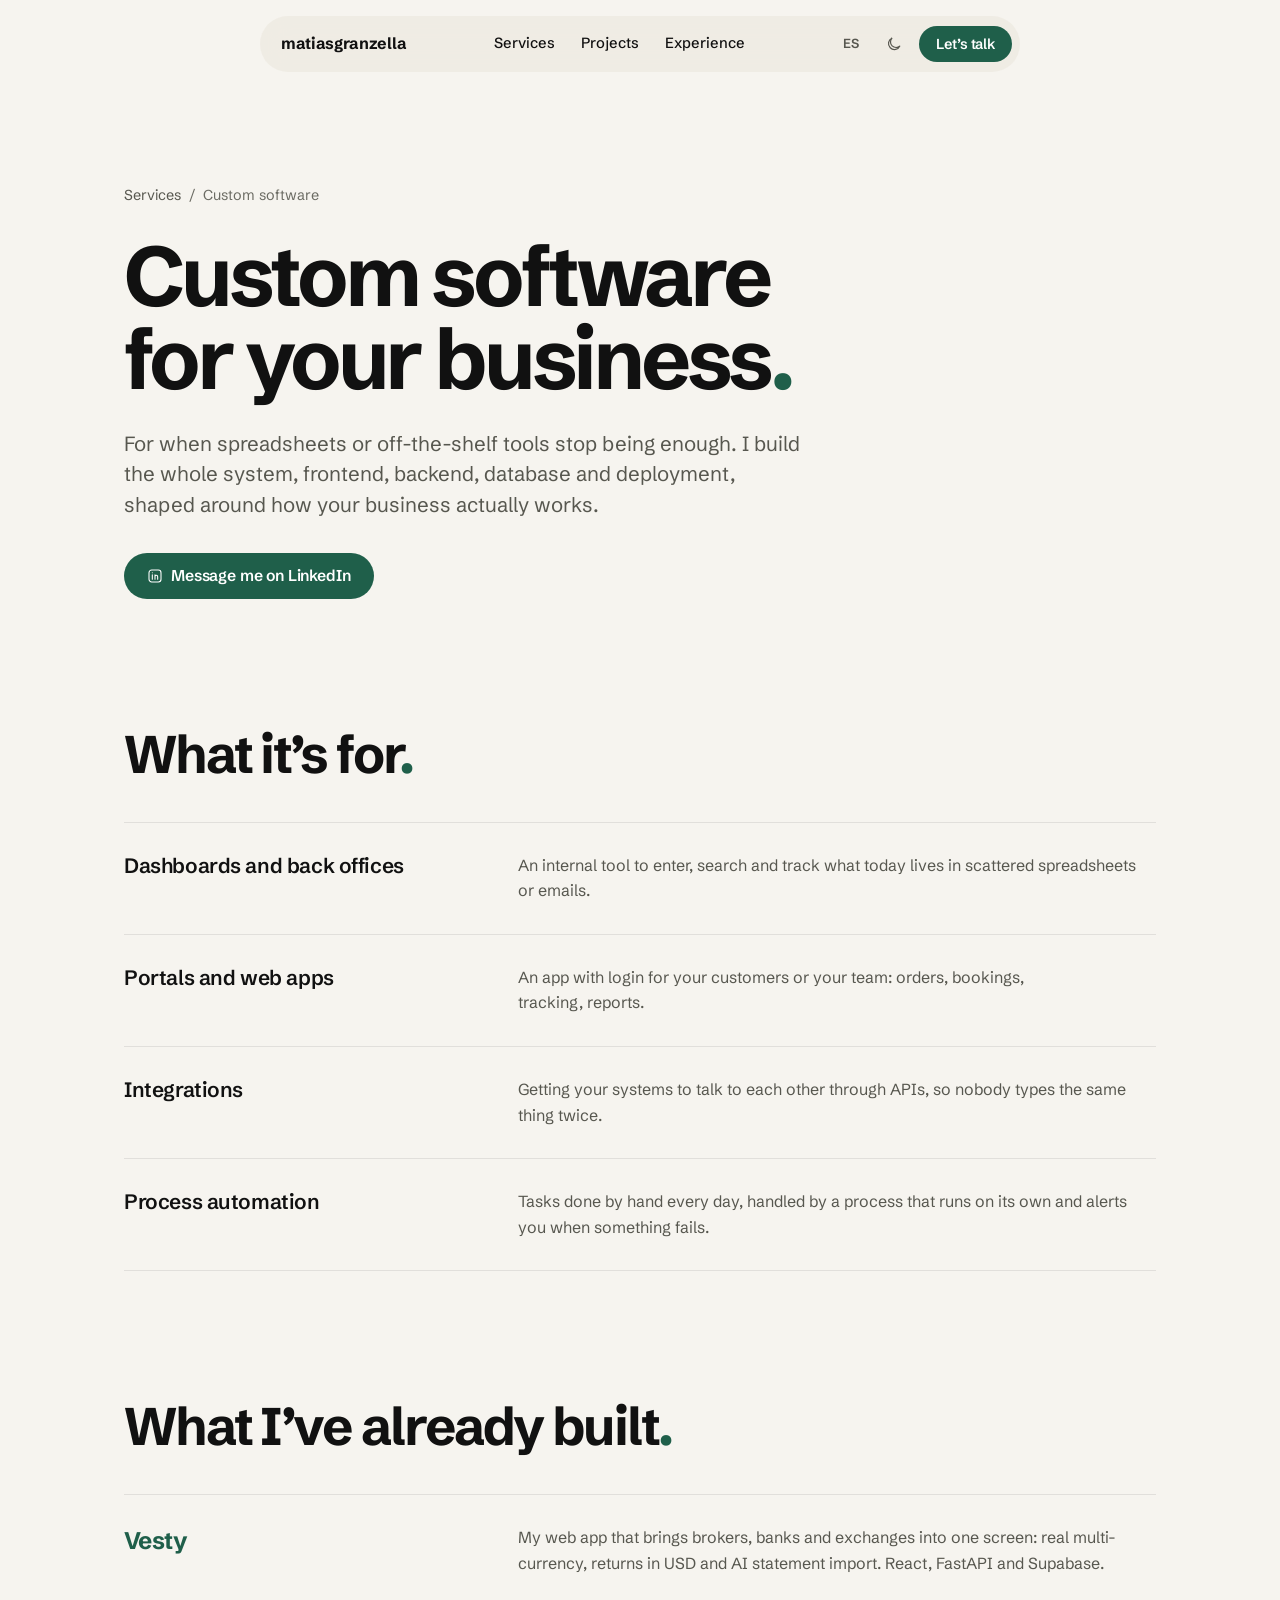
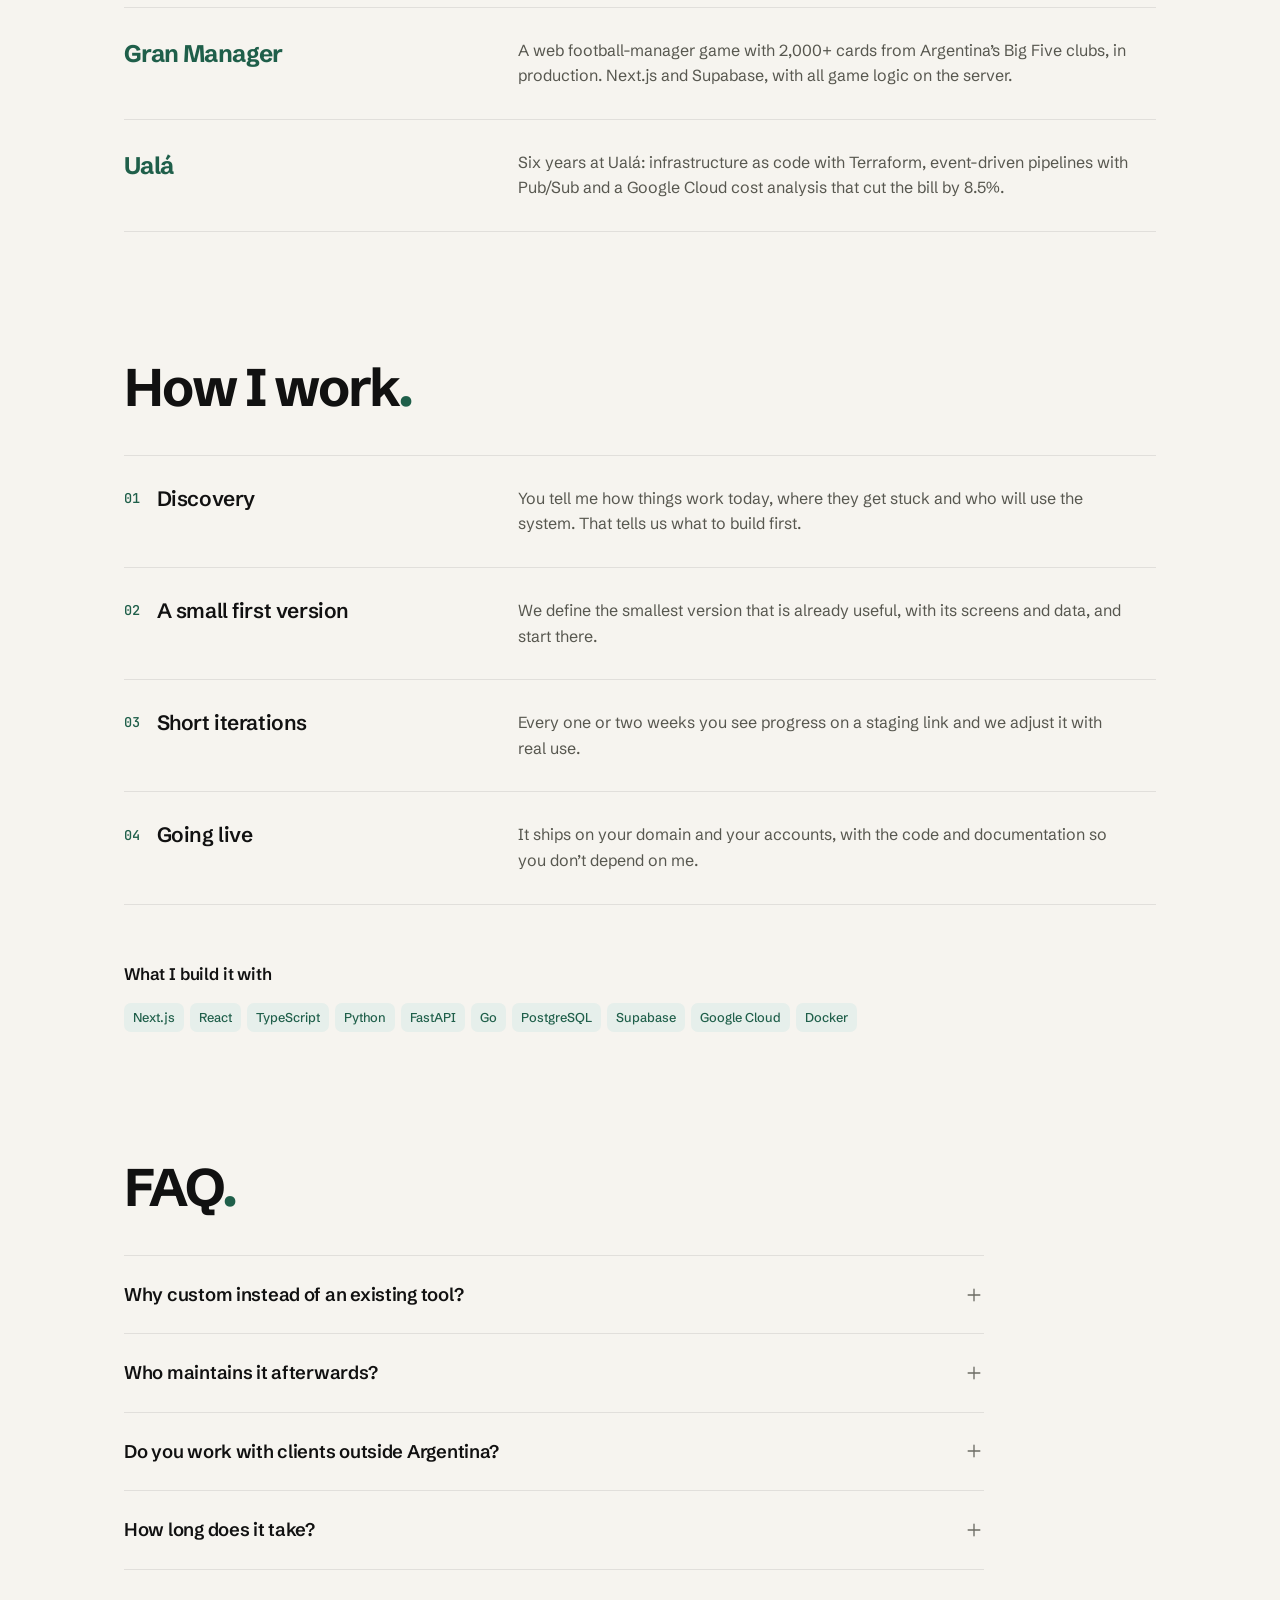
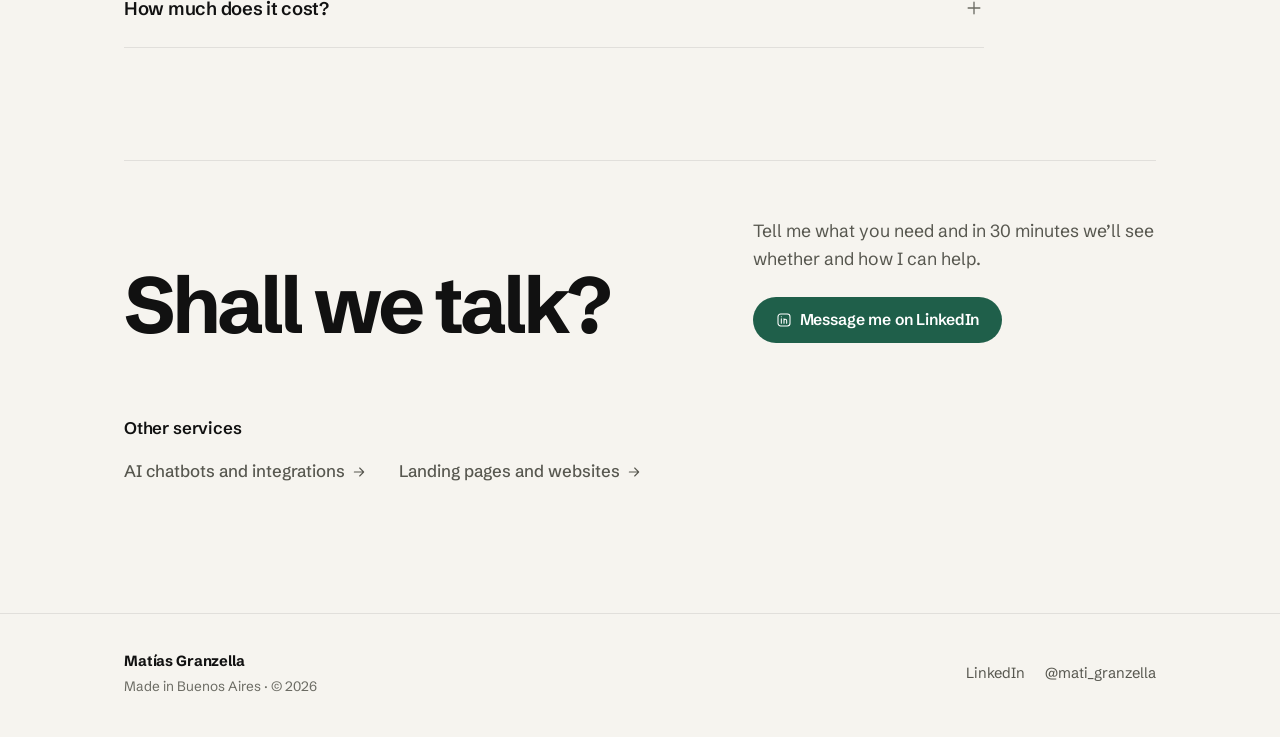
<file: en/services/custom-software/index.html>
<!DOCTYPE html>
<!-- Generado por scripts/build.mjs a partir de scripts/servicios.mjs. No editar a mano. -->
<html lang="en">
<head>
  <meta charset="UTF-8" />
  <meta name="viewport" content="width=device-width, initial-scale=1.0" />
  <title>Custom Software Development · Freelance Full Stack Developer | Matías Granzella</title>
  <meta name="description" content="I build custom web systems end to end: frontend, backend, database and deployment, shaped around how your business works. Next.js, Python and Go. Remote from Argentina." />
  <link rel="canonical" href="https://matiasgranzella.com/en/services/custom-software/" />
  <link rel="alternate" hreflang="es" href="https://matiasgranzella.com/servicios/sistemas-a-medida/" />
  <link rel="alternate" hreflang="en" href="https://matiasgranzella.com/en/services/custom-software/" />
  <link rel="alternate" hreflang="x-default" href="https://matiasgranzella.com/servicios/sistemas-a-medida/" />
  <meta name="theme-color" content="#f6f4ef" media="(prefers-color-scheme: light)" />
  <meta name="theme-color" content="#0b0b0b" media="(prefers-color-scheme: dark)" />
  <meta property="og:type" content="website" />
  <meta property="og:site_name" content="Matías Granzella" />
  <meta property="og:locale" content="en_US" />
  <meta property="og:title" content="Custom Software Development · Freelance Full Stack Developer | Matías Granzella" />
  <meta property="og:description" content="I build custom web systems end to end: frontend, backend, database and deployment, shaped around how your business works. Next.js, Python and Go. Remote from Argentina." />
  <meta property="og:url" content="https://matiasgranzella.com/en/services/custom-software/" />
  <meta property="og:image" content="https://matiasgranzella.com/assets/og-image-v6.png" />
  <meta property="og:image:width" content="1200" />
  <meta property="og:image:height" content="630" />
  <meta name="twitter:card" content="summary_large_image" />
  <meta name="twitter:title" content="Custom Software Development · Freelance Full Stack Developer | Matías Granzella" />
  <meta name="twitter:description" content="I build custom web systems end to end: frontend, backend, database and deployment, shaped around how your business works. Next.js, Python and Go. Remote from Argentina." />
  <meta name="twitter:image" content="https://matiasgranzella.com/assets/og-image-v6.png" />
  <meta name="twitter:creator" content="@mati_granzella" />
  <link rel="icon" href="/favicon.ico" sizes="48x48" />
  <link rel="icon" type="image/png" sizes="96x96" href="/assets/favicon-96.png" />
  <link rel="icon" type="image/png" sizes="192x192" href="/assets/favicon-192.png" />
  <link rel="icon" type="image/svg+xml" href="/assets/favicon.svg" />
  <link rel="apple-touch-icon" href="/apple-touch-icon.png" />
  <script type="application/ld+json">{"@context":"https://schema.org","@graph":[{"@type":"Service","@id":"https://matiasgranzella.com/en/services/custom-software/#service","name":"Custom software","description":"I build custom web systems end to end: frontend, backend, database and deployment, shaped around how your business works. Next.js, Python and Go. Remote from Argentina.","url":"https://matiasgranzella.com/en/services/custom-software/","inLanguage":"en","serviceType":"Custom software","provider":{"@id":"https://matiasgranzella.com/#person"},"areaServed":["Worldwide (remote)",{"@type":"Country","name":"Argentina"}]},{"@type":"Person","@id":"https://matiasgranzella.com/#person","name":"Matías Granzella","url":"https://matiasgranzella.com/","jobTitle":"Backend & AI Engineer","sameAs":["https://www.linkedin.com/in/matias-federico-granzella"]},{"@type":"BreadcrumbList","itemListElement":[{"@type":"ListItem","position":1,"name":"Matías Granzella","item":"https://matiasgranzella.com/en/"},{"@type":"ListItem","position":2,"name":"Services","item":"https://matiasgranzella.com/en/#servicios"},{"@type":"ListItem","position":3,"name":"Custom software","item":"https://matiasgranzella.com/en/services/custom-software/"}]},{"@type":"FAQPage","mainEntity":[{"@type":"Question","name":"Why custom instead of an existing tool?","acceptedAnswer":{"@type":"Answer","text":"If an existing tool solves your problem, I’ll tell you. Custom pays off when your process is what sets you apart, or when you’re paying for several tools that don’t talk to each other."}},{"@type":"Question","name":"Who maintains it afterwards?","acceptedAnswer":{"@type":"Answer","text":"I can keep maintaining it on a monthly basis, or hand it over documented so someone else can take it."}},{"@type":"Question","name":"Do you work with clients outside Argentina?","acceptedAnswer":{"@type":"Answer","text":"Yes, remotely and in English. I’m based in Buenos Aires (GMT-3), which overlaps well with US and European working hours."}},{"@type":"Question","name":"How long does it take?","acceptedAnswer":{"@type":"Answer","text":"It depends on scope. That’s why we start with the smallest useful version and build on something that already works."}},{"@type":"Question","name":"How much does it cost?","acceptedAnswer":{"@type":"Answer","text":"After the first call and discovery I send you a quote for that first version."}}]}]}</script>
  <script>
    (function () {
      try {
        var t = localStorage.getItem("theme");
        if (t === "dark" || (!t && matchMedia("(prefers-color-scheme: dark)").matches))
          document.documentElement.setAttribute("data-theme", "dark");
      } catch (e) {}
    })();
  </script>
  <link rel="preconnect" href="https://fonts.googleapis.com" />
  <link rel="preconnect" href="https://fonts.gstatic.com" crossorigin />
  <link href="https://fonts.googleapis.com/css2?family=JetBrains+Mono:wght@400;500&family=Schibsted+Grotesk:wght@400;500;600;700&display=swap" rel="stylesheet" />
  <link rel="stylesheet" href="/styles.css" />
</head>
<body class="page">
  <a class="skip" href="#main">Skip to content</a>
  <header class="nav" id="nav">
    <a href="/en/" class="nav__brand"><span class="nav__handle">matiasgranzella</span></a>
    <nav class="nav__links" aria-label="Sections">
      <a href="/en/#servicios">Services</a>
      <a href="/en/#proyectos">Projects</a>
      <a href="/en/#experiencia">Experience</a>
    </nav>
    <div class="nav__actions">
      <a class="lang-toggle" href="/servicios/sistemas-a-medida/" hreflang="es" aria-label="Leer en español">ES</a>
      <button class="theme-toggle" id="themeToggle" type="button" aria-label="Switch to dark mode">
        <svg class="icon-moon" viewBox="0 0 24 24" aria-hidden="true"><path d="M20 14.5A8 8 0 1 1 9.5 4a6.5 6.5 0 0 0 10.5 10.5Z"/></svg>
        <svg class="icon-sun" viewBox="0 0 24 24" aria-hidden="true"><circle cx="12" cy="12" r="4"/><path d="M12 2v2M12 20v2M4.9 4.9l1.4 1.4M17.7 17.7l1.4 1.4M2 12h2M20 12h2M4.9 19.1l1.4-1.4M17.7 6.3l1.4-1.4"/></svg>
      </button>
      <a class="btn btn--primary btn--sm" href="https://www.linkedin.com/in/matias-federico-granzella" target="_blank" rel="noopener">Let’s talk</a>
    </div>
  </header>

  <main id="main">
    <section class="page-hero">
      <div class="container">
        <nav class="crumbs" aria-label="Breadcrumb"><a href="/en/#servicios">Services</a><span aria-hidden="true">/</span><span>Custom software</span></nav>
        <h1 class="page-hero__title">Custom software for your business<span class="hero__accent">.</span></h1>
        <p class="page-hero__lede">For when spreadsheets or off-the-shelf tools stop being enough. I build the whole system, frontend, backend, database and deployment, shaped around how your business actually works.</p>
        <div class="hero__ctas page-hero__ctas">
          <a class="btn btn--primary" href="https://www.linkedin.com/in/matias-federico-granzella" target="_blank" rel="noopener"><svg class="i" viewBox="0 0 24 24" aria-hidden="true"><rect x="3" y="3" width="18" height="18" rx="4"/><path d="M8 10v7M8 7v.01M12 17v-4a2 2 0 0 1 4 0v4M12 10v7"/></svg>Message me on LinkedIn</a>
        </div>
      </div>
    </section>

    <section class="section page-sec" aria-labelledby="h-uses">
      <div class="container">
        <h2 class="section__title" id="h-uses">What it’s for<span class="hero__accent">.</span></h2>
        <ul class="rows">
          <li class="row">
            <h3 class="row__title">Dashboards and back offices</h3>
            <p class="row__text">An internal tool to enter, search and track what today lives in scattered spreadsheets or emails.</p>
          </li>
          <li class="row">
            <h3 class="row__title">Portals and web apps</h3>
            <p class="row__text">An app with login for your customers or your team: orders, bookings, tracking, reports.</p>
          </li>
          <li class="row">
            <h3 class="row__title">Integrations</h3>
            <p class="row__text">Getting your systems to talk to each other through APIs, so nobody types the same thing twice.</p>
          </li>
          <li class="row">
            <h3 class="row__title">Process automation</h3>
            <p class="row__text">Tasks done by hand every day, handled by a process that runs on its own and alerts you when something fails.</p>
          </li>
        </ul>
      </div>
    </section>

    <section class="section page-sec" aria-labelledby="h-proof">
      <div class="container">
        <h2 class="section__title" id="h-proof">What I’ve already built<span class="hero__accent">.</span></h2>
        <ul class="rows">
          <li class="row row--proof">
            <p class="row__value row__value--word">Vesty</p>
            <p class="row__text">My web app that brings brokers, banks and exchanges into one screen: real multi-currency, returns in USD and AI statement import. React, FastAPI and Supabase.</p>
          </li>
          <li class="row row--proof">
            <p class="row__value row__value--word">Gran Manager</p>
            <p class="row__text">A web football-manager game with 2,000+ cards from Argentina’s Big Five clubs, in production. Next.js and Supabase, with all game logic on the server.</p>
          </li>
          <li class="row row--proof">
            <p class="row__value row__value--word">Ualá</p>
            <p class="row__text">Six years at Ualá: infrastructure as code with Terraform, event-driven pipelines with Pub/Sub and a Google Cloud cost analysis that cut the bill by 8.5%.</p>
          </li>
        </ul>
      </div>
    </section>

    <section class="section page-sec" aria-labelledby="h-process">
      <div class="container">
        <h2 class="section__title" id="h-process">How I work<span class="hero__accent">.</span></h2>
        <ol class="rows rows--steps">
          <li class="row">
            <h3 class="row__title"><span class="row__num">01</span>Discovery</h3>
            <p class="row__text">You tell me how things work today, where they get stuck and who will use the system. That tells us what to build first.</p>
          </li>
          <li class="row">
            <h3 class="row__title"><span class="row__num">02</span>A small first version</h3>
            <p class="row__text">We define the smallest version that is already useful, with its screens and data, and start there.</p>
          </li>
          <li class="row">
            <h3 class="row__title"><span class="row__num">03</span>Short iterations</h3>
            <p class="row__text">Every one or two weeks you see progress on a staging link and we adjust it with real use.</p>
          </li>
          <li class="row">
            <h3 class="row__title"><span class="row__num">04</span>Going live</h3>
            <p class="row__text">It ships on your domain and your accounts, with the code and documentation so you don’t depend on me.</p>
          </li>
        </ol>
        <h3 class="page-sub">What I build it with</h3>
        <div class="service__tags"><span class="tag">Next.js</span><span class="tag">React</span><span class="tag">TypeScript</span><span class="tag">Python</span><span class="tag">FastAPI</span><span class="tag">Go</span><span class="tag">PostgreSQL</span><span class="tag">Supabase</span><span class="tag">Google Cloud</span><span class="tag">Docker</span></div>
      </div>
    </section>

    <section class="section page-sec" aria-labelledby="h-faq">
      <div class="container">
        <h2 class="section__title" id="h-faq">FAQ<span class="hero__accent">.</span></h2>
        <div class="faq">
          <details class="faq__item">
            <summary>Why custom instead of an existing tool?<svg class="i" viewBox="0 0 24 24" aria-hidden="true"><path d="M12 5v14M5 12h14"/></svg></summary>
            <p>If an existing tool solves your problem, I’ll tell you. Custom pays off when your process is what sets you apart, or when you’re paying for several tools that don’t talk to each other.</p>
          </details>
          <details class="faq__item">
            <summary>Who maintains it afterwards?<svg class="i" viewBox="0 0 24 24" aria-hidden="true"><path d="M12 5v14M5 12h14"/></svg></summary>
            <p>I can keep maintaining it on a monthly basis, or hand it over documented so someone else can take it.</p>
          </details>
          <details class="faq__item">
            <summary>Do you work with clients outside Argentina?<svg class="i" viewBox="0 0 24 24" aria-hidden="true"><path d="M12 5v14M5 12h14"/></svg></summary>
            <p>Yes, remotely and in English. I’m based in Buenos Aires (GMT-3), which overlaps well with US and European working hours.</p>
          </details>
          <details class="faq__item">
            <summary>How long does it take?<svg class="i" viewBox="0 0 24 24" aria-hidden="true"><path d="M12 5v14M5 12h14"/></svg></summary>
            <p>It depends on scope. That’s why we start with the smallest useful version and build on something that already works.</p>
          </details>
          <details class="faq__item">
            <summary>How much does it cost?<svg class="i" viewBox="0 0 24 24" aria-hidden="true"><path d="M12 5v14M5 12h14"/></svg></summary>
            <p>After the first call and discovery I send you a quote for that first version.</p>
          </details>
        </div>
      </div>
    </section>

    <section class="section section--tight" id="contacto">
      <div class="container">
        <div class="closing">
          <h2 class="closing__title">Shall we talk?</h2>
          <div class="closing__side">
            <p class="closing__text">Tell me what you need and in 30 minutes we’ll see whether and how I can help.</p>
            <div class="closing__ctas">
              <a class="btn btn--primary" href="https://www.linkedin.com/in/matias-federico-granzella" target="_blank" rel="noopener"><svg class="i" viewBox="0 0 24 24" aria-hidden="true"><rect x="3" y="3" width="18" height="18" rx="4"/><path d="M8 10v7M8 7v.01M12 17v-4a2 2 0 0 1 4 0v4M12 10v7"/></svg>Message me on LinkedIn</a>
            </div>
          </div>
        </div>
        <nav class="page-others" aria-label="Other services">
          <h2 class="page-sub">Other services</h2>
          <ul>
            <li><a class="link-arrow" href="/en/services/ai-chatbots/">AI chatbots and integrations<svg class="i i--arrow" viewBox="0 0 24 24" aria-hidden="true"><path d="M5 12h14M13 6l6 6-6 6"/></svg></a></li>
            <li><a class="link-arrow" href="/en/services/landing-pages/">Landing pages and websites<svg class="i i--arrow" viewBox="0 0 24 24" aria-hidden="true"><path d="M5 12h14M13 6l6 6-6 6"/></svg></a></li>
          </ul>
        </nav>
      </div>
    </section>
  </main>

  <footer class="footer">
    <div class="container footer__inner">
      <div class="footer__id">
        <a class="footer__name" href="/en/">Matías Granzella</a>
        <span class="footer__made">Made in Buenos Aires · © 2026</span>
      </div>
      <nav class="footer__links" aria-label="Links">
        <a href="https://www.linkedin.com/in/matias-federico-granzella" target="_blank" rel="noopener">LinkedIn</a>
        <a href="https://twitter.com/mati_granzella" target="_blank" rel="noopener">@mati_granzella</a>
      </nav>
    </div>
  </footer>
  <script src="/page.js"></script>
</body>
</html>
</file>
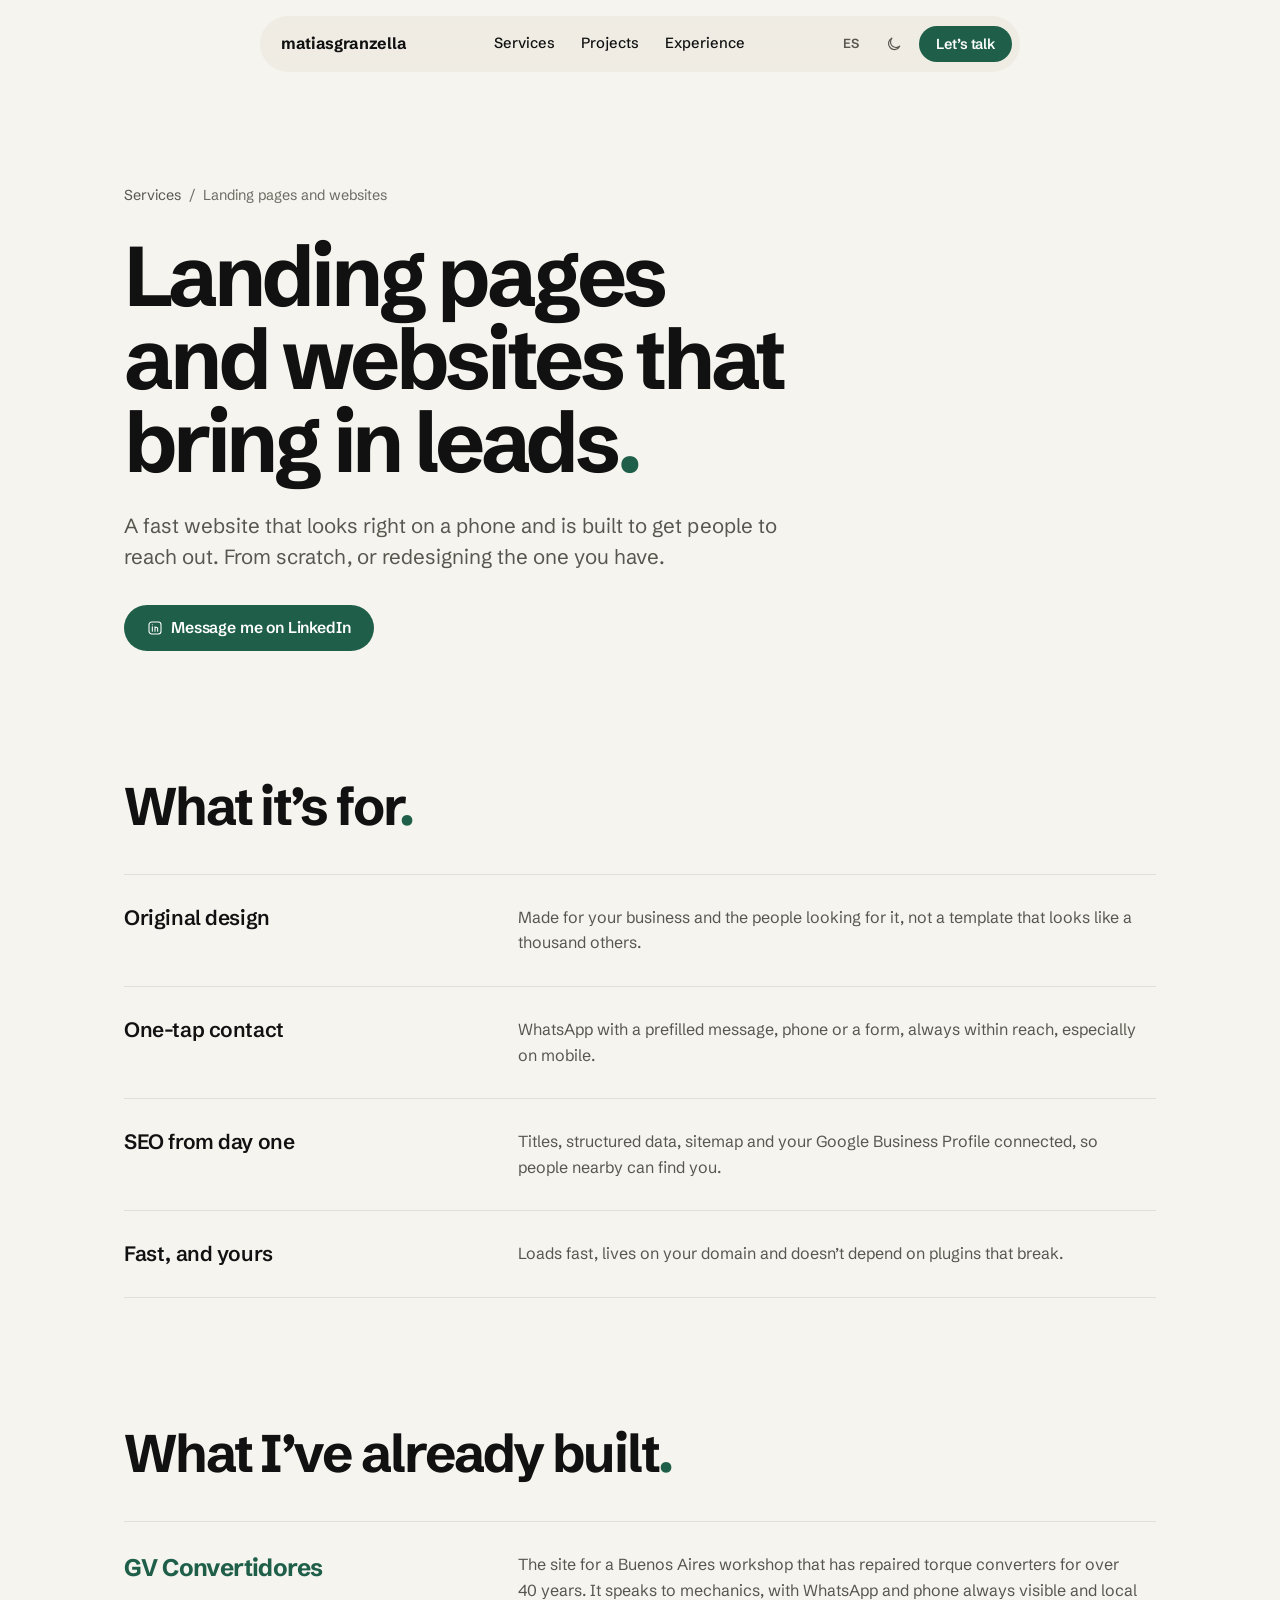
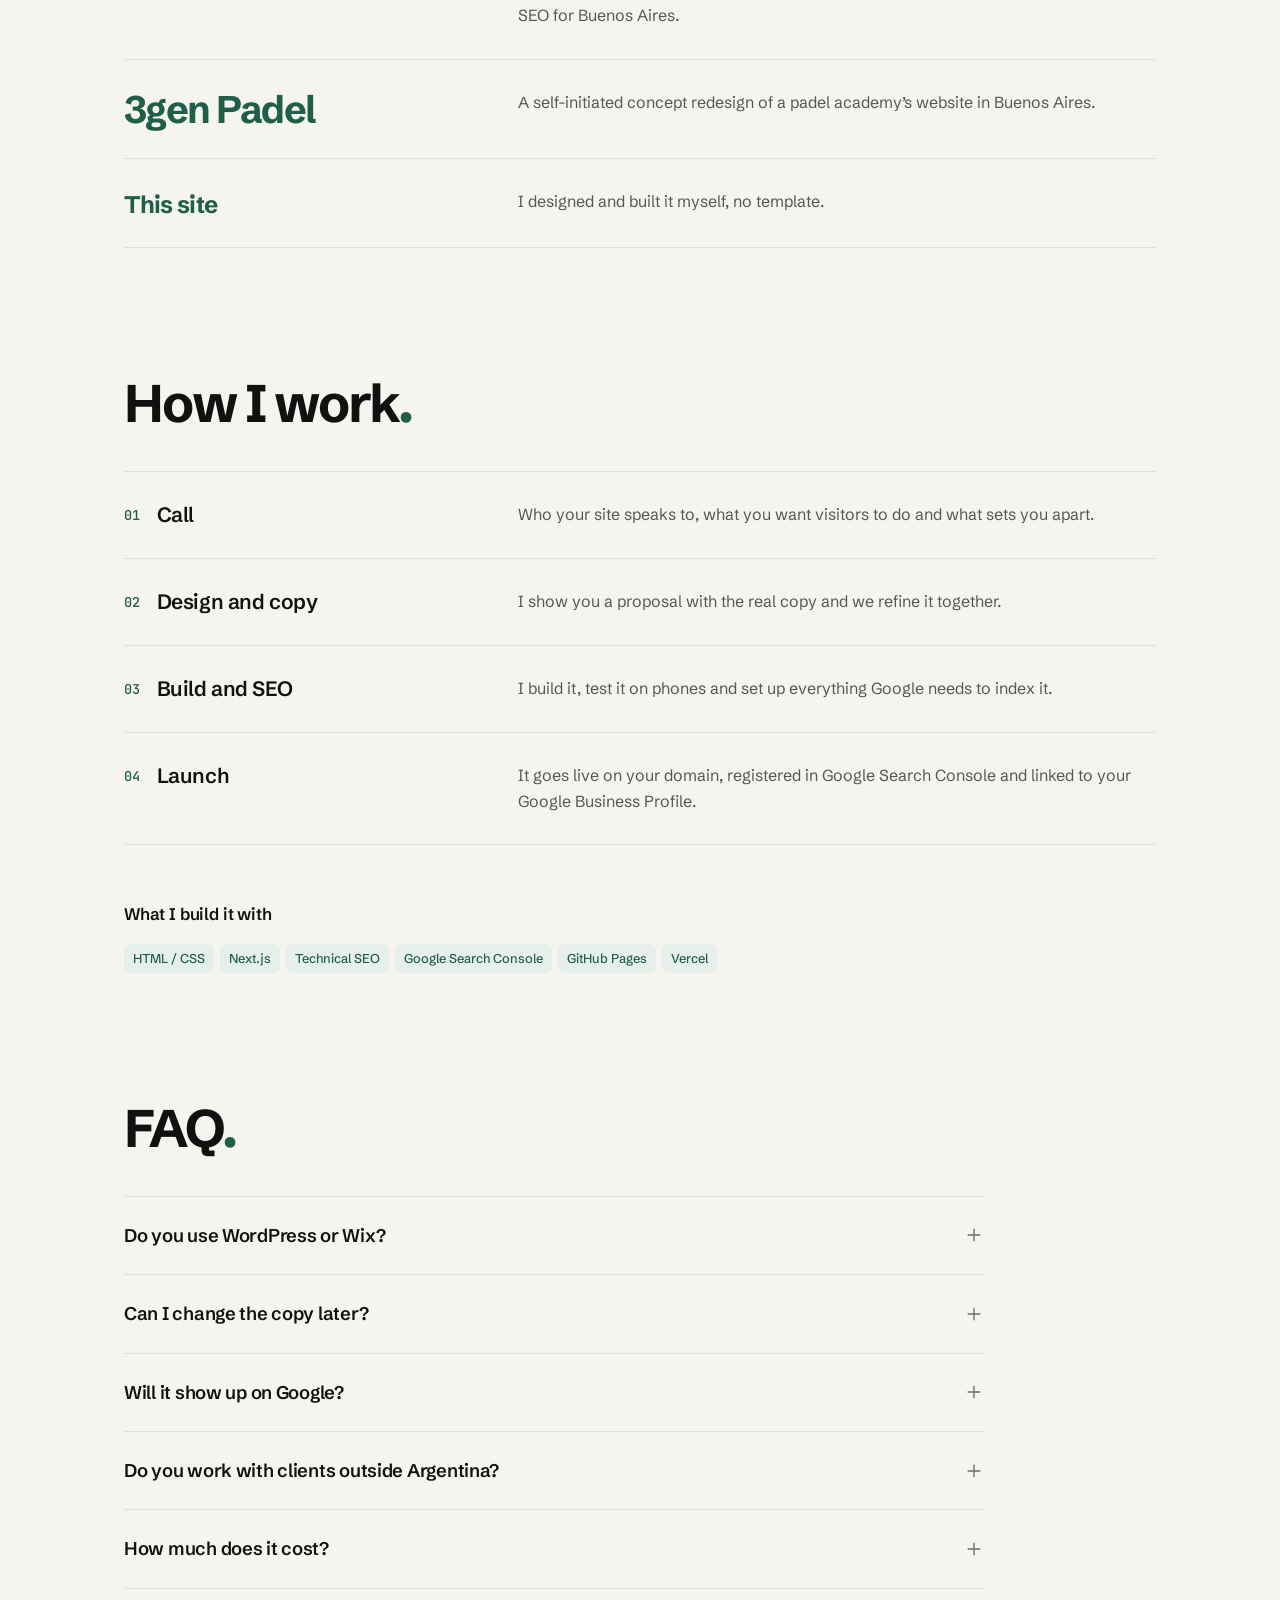
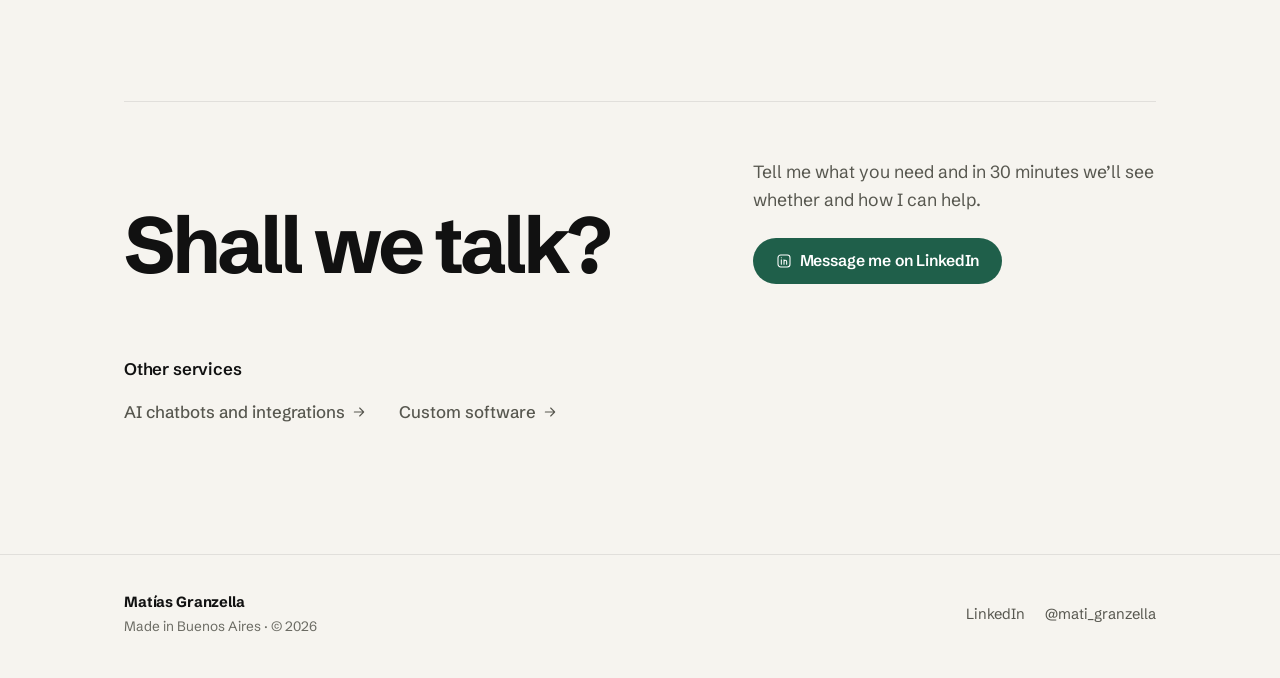
<file: en/services/landing-pages/index.html>
<!DOCTYPE html>
<!-- Generado por scripts/build.mjs a partir de scripts/servicios.mjs. No editar a mano. -->
<html lang="en">
<head>
  <meta charset="UTF-8" />
  <meta name="viewport" content="width=device-width, initial-scale=1.0" />
  <title>Landing Page Design &amp; Development · Freelance Web Developer | Matías Granzella</title>
  <meta name="description" content="I design and build fast landing pages and websites, made for mobile and made to get you inquiries. With technical SEO built in. Freelance web developer, remote from Argentina." />
  <link rel="canonical" href="https://matiasgranzella.com/en/services/landing-pages/" />
  <link rel="alternate" hreflang="es" href="https://matiasgranzella.com/servicios/landing-pages/" />
  <link rel="alternate" hreflang="en" href="https://matiasgranzella.com/en/services/landing-pages/" />
  <link rel="alternate" hreflang="x-default" href="https://matiasgranzella.com/servicios/landing-pages/" />
  <meta name="theme-color" content="#f6f4ef" media="(prefers-color-scheme: light)" />
  <meta name="theme-color" content="#0b0b0b" media="(prefers-color-scheme: dark)" />
  <meta property="og:type" content="website" />
  <meta property="og:site_name" content="Matías Granzella" />
  <meta property="og:locale" content="en_US" />
  <meta property="og:title" content="Landing Page Design &amp; Development · Freelance Web Developer | Matías Granzella" />
  <meta property="og:description" content="I design and build fast landing pages and websites, made for mobile and made to get you inquiries. With technical SEO built in. Freelance web developer, remote from Argentina." />
  <meta property="og:url" content="https://matiasgranzella.com/en/services/landing-pages/" />
  <meta property="og:image" content="https://matiasgranzella.com/assets/og-image-v6.png" />
  <meta property="og:image:width" content="1200" />
  <meta property="og:image:height" content="630" />
  <meta name="twitter:card" content="summary_large_image" />
  <meta name="twitter:title" content="Landing Page Design &amp; Development · Freelance Web Developer | Matías Granzella" />
  <meta name="twitter:description" content="I design and build fast landing pages and websites, made for mobile and made to get you inquiries. With technical SEO built in. Freelance web developer, remote from Argentina." />
  <meta name="twitter:image" content="https://matiasgranzella.com/assets/og-image-v6.png" />
  <meta name="twitter:creator" content="@mati_granzella" />
  <link rel="icon" href="/favicon.ico" sizes="48x48" />
  <link rel="icon" type="image/png" sizes="96x96" href="/assets/favicon-96.png" />
  <link rel="icon" type="image/png" sizes="192x192" href="/assets/favicon-192.png" />
  <link rel="icon" type="image/svg+xml" href="/assets/favicon.svg" />
  <link rel="apple-touch-icon" href="/apple-touch-icon.png" />
  <script type="application/ld+json">{"@context":"https://schema.org","@graph":[{"@type":"Service","@id":"https://matiasgranzella.com/en/services/landing-pages/#service","name":"Landing pages and websites","description":"I design and build fast landing pages and websites, made for mobile and made to get you inquiries. With technical SEO built in. Freelance web developer, remote from Argentina.","url":"https://matiasgranzella.com/en/services/landing-pages/","inLanguage":"en","serviceType":"Landing pages and websites","provider":{"@id":"https://matiasgranzella.com/#person"},"areaServed":["Worldwide (remote)",{"@type":"Country","name":"Argentina"}]},{"@type":"Person","@id":"https://matiasgranzella.com/#person","name":"Matías Granzella","url":"https://matiasgranzella.com/","jobTitle":"Backend & AI Engineer","sameAs":["https://www.linkedin.com/in/matias-federico-granzella"]},{"@type":"BreadcrumbList","itemListElement":[{"@type":"ListItem","position":1,"name":"Matías Granzella","item":"https://matiasgranzella.com/en/"},{"@type":"ListItem","position":2,"name":"Services","item":"https://matiasgranzella.com/en/#servicios"},{"@type":"ListItem","position":3,"name":"Landing pages and websites","item":"https://matiasgranzella.com/en/services/landing-pages/"}]},{"@type":"FAQPage","mainEntity":[{"@type":"Question","name":"Do you use WordPress or Wix?","acceptedAnswer":{"@type":"Answer","text":"No. I build the site in code: it loads faster, doesn’t depend on plugins and doesn’t need a template subscription."}},{"@type":"Question","name":"Can I change the copy later?","acceptedAnswer":{"@type":"Answer","text":"I handle small changes. If you need to edit often, we set it up so you can do it yourself."}},{"@type":"Question","name":"Will it show up on Google?","acceptedAnswer":{"@type":"Answer","text":"I leave it ready for Google to index and for people nearby to find. Nobody serious can promise you the top spot, but nothing technical will be missing."}},{"@type":"Question","name":"Do you work with clients outside Argentina?","acceptedAnswer":{"@type":"Answer","text":"Yes, remotely and in English. I’m based in Buenos Aires (GMT-3), which overlaps well with US and European working hours."}},{"@type":"Question","name":"How much does it cost?","acceptedAnswer":{"@type":"Answer","text":"It depends on how many sections and pages it has. After the first call I send you a quote."}}]}]}</script>
  <script>
    (function () {
      try {
        var t = localStorage.getItem("theme");
        if (t === "dark" || (!t && matchMedia("(prefers-color-scheme: dark)").matches))
          document.documentElement.setAttribute("data-theme", "dark");
      } catch (e) {}
    })();
  </script>
  <link rel="preconnect" href="https://fonts.googleapis.com" />
  <link rel="preconnect" href="https://fonts.gstatic.com" crossorigin />
  <link href="https://fonts.googleapis.com/css2?family=JetBrains+Mono:wght@400;500&family=Schibsted+Grotesk:wght@400;500;600;700&display=swap" rel="stylesheet" />
  <link rel="stylesheet" href="/styles.css" />
</head>
<body class="page">
  <a class="skip" href="#main">Skip to content</a>
  <header class="nav" id="nav">
    <a href="/en/" class="nav__brand"><span class="nav__handle">matiasgranzella</span></a>
    <nav class="nav__links" aria-label="Sections">
      <a href="/en/#servicios">Services</a>
      <a href="/en/#proyectos">Projects</a>
      <a href="/en/#experiencia">Experience</a>
    </nav>
    <div class="nav__actions">
      <a class="lang-toggle" href="/servicios/landing-pages/" hreflang="es" aria-label="Leer en español">ES</a>
      <button class="theme-toggle" id="themeToggle" type="button" aria-label="Switch to dark mode">
        <svg class="icon-moon" viewBox="0 0 24 24" aria-hidden="true"><path d="M20 14.5A8 8 0 1 1 9.5 4a6.5 6.5 0 0 0 10.5 10.5Z"/></svg>
        <svg class="icon-sun" viewBox="0 0 24 24" aria-hidden="true"><circle cx="12" cy="12" r="4"/><path d="M12 2v2M12 20v2M4.9 4.9l1.4 1.4M17.7 17.7l1.4 1.4M2 12h2M20 12h2M4.9 19.1l1.4-1.4M17.7 6.3l1.4-1.4"/></svg>
      </button>
      <a class="btn btn--primary btn--sm" href="https://www.linkedin.com/in/matias-federico-granzella" target="_blank" rel="noopener">Let’s talk</a>
    </div>
  </header>

  <main id="main">
    <section class="page-hero">
      <div class="container">
        <nav class="crumbs" aria-label="Breadcrumb"><a href="/en/#servicios">Services</a><span aria-hidden="true">/</span><span>Landing pages and websites</span></nav>
        <h1 class="page-hero__title">Landing pages and websites that bring in leads<span class="hero__accent">.</span></h1>
        <p class="page-hero__lede">A fast website that looks right on a phone and is built to get people to reach out. From scratch, or redesigning the one you have.</p>
        <div class="hero__ctas page-hero__ctas">
          <a class="btn btn--primary" href="https://www.linkedin.com/in/matias-federico-granzella" target="_blank" rel="noopener"><svg class="i" viewBox="0 0 24 24" aria-hidden="true"><rect x="3" y="3" width="18" height="18" rx="4"/><path d="M8 10v7M8 7v.01M12 17v-4a2 2 0 0 1 4 0v4M12 10v7"/></svg>Message me on LinkedIn</a>
        </div>
      </div>
    </section>

    <section class="section page-sec" aria-labelledby="h-uses">
      <div class="container">
        <h2 class="section__title" id="h-uses">What it’s for<span class="hero__accent">.</span></h2>
        <ul class="rows">
          <li class="row">
            <h3 class="row__title">Original design</h3>
            <p class="row__text">Made for your business and the people looking for it, not a template that looks like a thousand others.</p>
          </li>
          <li class="row">
            <h3 class="row__title">One-tap contact</h3>
            <p class="row__text">WhatsApp with a prefilled message, phone or a form, always within reach, especially on mobile.</p>
          </li>
          <li class="row">
            <h3 class="row__title">SEO from day one</h3>
            <p class="row__text">Titles, structured data, sitemap and your Google Business Profile connected, so people nearby can find you.</p>
          </li>
          <li class="row">
            <h3 class="row__title">Fast, and yours</h3>
            <p class="row__text">Loads fast, lives on your domain and doesn’t depend on plugins that break.</p>
          </li>
        </ul>
      </div>
    </section>

    <section class="section page-sec" aria-labelledby="h-proof">
      <div class="container">
        <h2 class="section__title" id="h-proof">What I’ve already built<span class="hero__accent">.</span></h2>
        <ul class="rows">
          <li class="row row--proof">
            <p class="row__value row__value--word">GV Convertidores</p>
            <p class="row__text">The site for a Buenos Aires workshop that has repaired torque converters for over 40 years. It speaks to mechanics, with WhatsApp and phone always visible and local SEO for Buenos Aires.</p>
          </li>
          <li class="row row--proof">
            <p class="row__value">3gen Padel</p>
            <p class="row__text">A self-initiated concept redesign of a padel academy’s website in Buenos Aires.</p>
          </li>
          <li class="row row--proof">
            <p class="row__value row__value--word">This site</p>
            <p class="row__text">I designed and built it myself, no template.</p>
          </li>
        </ul>
      </div>
    </section>

    <section class="section page-sec" aria-labelledby="h-process">
      <div class="container">
        <h2 class="section__title" id="h-process">How I work<span class="hero__accent">.</span></h2>
        <ol class="rows rows--steps">
          <li class="row">
            <h3 class="row__title"><span class="row__num">01</span>Call</h3>
            <p class="row__text">Who your site speaks to, what you want visitors to do and what sets you apart.</p>
          </li>
          <li class="row">
            <h3 class="row__title"><span class="row__num">02</span>Design and copy</h3>
            <p class="row__text">I show you a proposal with the real copy and we refine it together.</p>
          </li>
          <li class="row">
            <h3 class="row__title"><span class="row__num">03</span>Build and SEO</h3>
            <p class="row__text">I build it, test it on phones and set up everything Google needs to index it.</p>
          </li>
          <li class="row">
            <h3 class="row__title"><span class="row__num">04</span>Launch</h3>
            <p class="row__text">It goes live on your domain, registered in Google Search Console and linked to your Google Business Profile.</p>
          </li>
        </ol>
        <h3 class="page-sub">What I build it with</h3>
        <div class="service__tags"><span class="tag">HTML / CSS</span><span class="tag">Next.js</span><span class="tag">Technical SEO</span><span class="tag">Google Search Console</span><span class="tag">GitHub Pages</span><span class="tag">Vercel</span></div>
      </div>
    </section>

    <section class="section page-sec" aria-labelledby="h-faq">
      <div class="container">
        <h2 class="section__title" id="h-faq">FAQ<span class="hero__accent">.</span></h2>
        <div class="faq">
          <details class="faq__item">
            <summary>Do you use WordPress or Wix?<svg class="i" viewBox="0 0 24 24" aria-hidden="true"><path d="M12 5v14M5 12h14"/></svg></summary>
            <p>No. I build the site in code: it loads faster, doesn’t depend on plugins and doesn’t need a template subscription.</p>
          </details>
          <details class="faq__item">
            <summary>Can I change the copy later?<svg class="i" viewBox="0 0 24 24" aria-hidden="true"><path d="M12 5v14M5 12h14"/></svg></summary>
            <p>I handle small changes. If you need to edit often, we set it up so you can do it yourself.</p>
          </details>
          <details class="faq__item">
            <summary>Will it show up on Google?<svg class="i" viewBox="0 0 24 24" aria-hidden="true"><path d="M12 5v14M5 12h14"/></svg></summary>
            <p>I leave it ready for Google to index and for people nearby to find. Nobody serious can promise you the top spot, but nothing technical will be missing.</p>
          </details>
          <details class="faq__item">
            <summary>Do you work with clients outside Argentina?<svg class="i" viewBox="0 0 24 24" aria-hidden="true"><path d="M12 5v14M5 12h14"/></svg></summary>
            <p>Yes, remotely and in English. I’m based in Buenos Aires (GMT-3), which overlaps well with US and European working hours.</p>
          </details>
          <details class="faq__item">
            <summary>How much does it cost?<svg class="i" viewBox="0 0 24 24" aria-hidden="true"><path d="M12 5v14M5 12h14"/></svg></summary>
            <p>It depends on how many sections and pages it has. After the first call I send you a quote.</p>
          </details>
        </div>
      </div>
    </section>

    <section class="section section--tight" id="contacto">
      <div class="container">
        <div class="closing">
          <h2 class="closing__title">Shall we talk?</h2>
          <div class="closing__side">
            <p class="closing__text">Tell me what you need and in 30 minutes we’ll see whether and how I can help.</p>
            <div class="closing__ctas">
              <a class="btn btn--primary" href="https://www.linkedin.com/in/matias-federico-granzella" target="_blank" rel="noopener"><svg class="i" viewBox="0 0 24 24" aria-hidden="true"><rect x="3" y="3" width="18" height="18" rx="4"/><path d="M8 10v7M8 7v.01M12 17v-4a2 2 0 0 1 4 0v4M12 10v7"/></svg>Message me on LinkedIn</a>
            </div>
          </div>
        </div>
        <nav class="page-others" aria-label="Other services">
          <h2 class="page-sub">Other services</h2>
          <ul>
            <li><a class="link-arrow" href="/en/services/ai-chatbots/">AI chatbots and integrations<svg class="i i--arrow" viewBox="0 0 24 24" aria-hidden="true"><path d="M5 12h14M13 6l6 6-6 6"/></svg></a></li>
            <li><a class="link-arrow" href="/en/services/custom-software/">Custom software<svg class="i i--arrow" viewBox="0 0 24 24" aria-hidden="true"><path d="M5 12h14M13 6l6 6-6 6"/></svg></a></li>
          </ul>
        </nav>
      </div>
    </section>
  </main>

  <footer class="footer">
    <div class="container footer__inner">
      <div class="footer__id">
        <a class="footer__name" href="/en/">Matías Granzella</a>
        <span class="footer__made">Made in Buenos Aires · © 2026</span>
      </div>
      <nav class="footer__links" aria-label="Links">
        <a href="https://www.linkedin.com/in/matias-federico-granzella" target="_blank" rel="noopener">LinkedIn</a>
        <a href="https://twitter.com/mati_granzella" target="_blank" rel="noopener">@mati_granzella</a>
      </nav>
    </div>
  </footer>
  <script src="/page.js"></script>
</body>
</html>
</file>
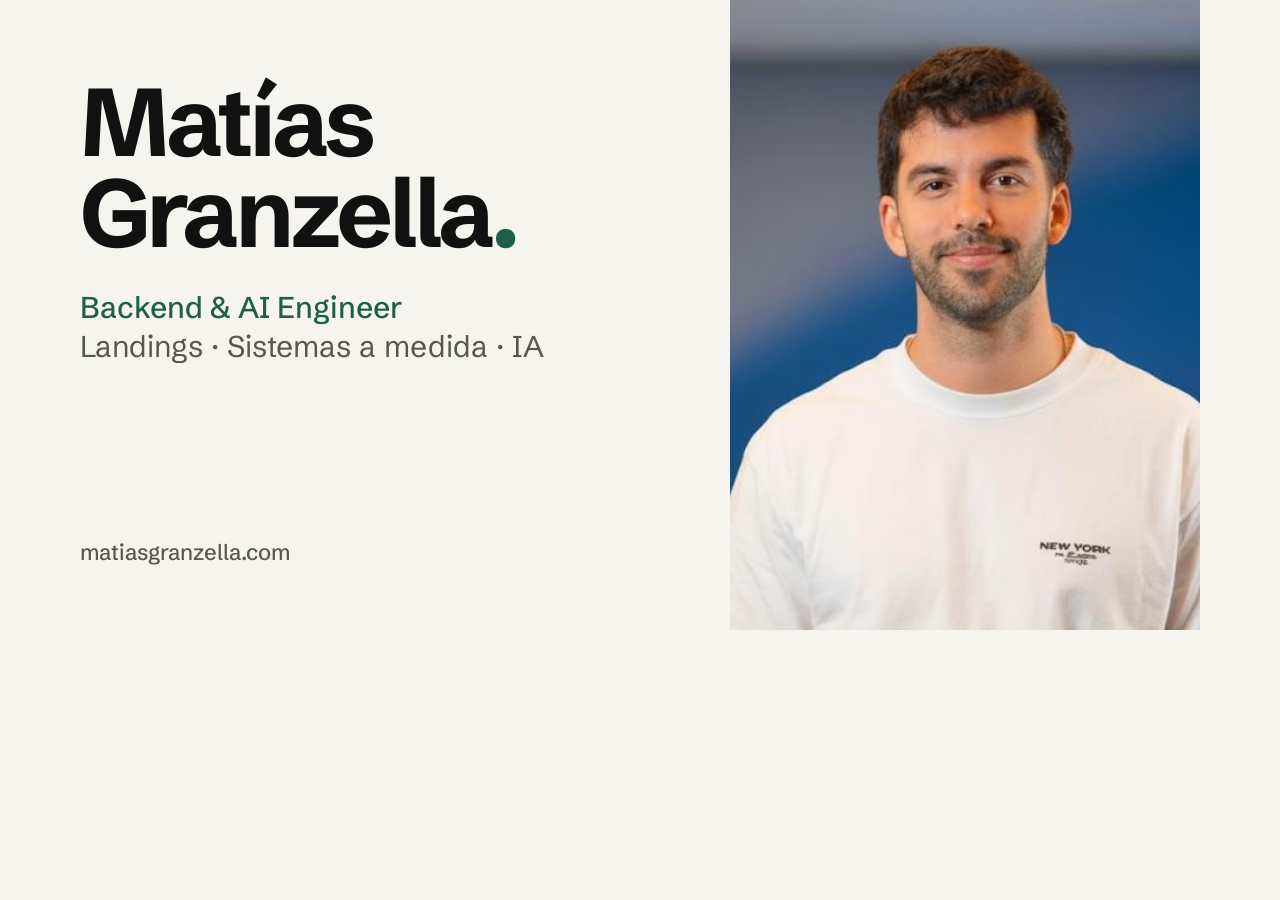
<file: og-image.html>
<!DOCTYPE html>
<!--
  Fuente de la imagen para compartir (1200x630). Para regenerarla desde la raíz del repo:
    "/Applications/Google Chrome.app/Contents/MacOS/Google Chrome" --headless --hide-scrollbars \
      --window-size=1200,630 --virtual-time-budget=6000 --screenshot=assets/og-image-v6.png "file://$PWD/og-image.html"
  Si la cambiás, usá un nombre nuevo (v6, v7…) y actualizá las meta og:image / twitter:image en index.html,
  así LinkedIn no muestra la vieja en caché.
-->
<html lang="es">
<head>
  <meta charset="UTF-8" />
  <link rel="preconnect" href="https://fonts.googleapis.com" />
  <link rel="preconnect" href="https://fonts.gstatic.com" crossorigin />
  <link href="https://fonts.googleapis.com/css2?family=Schibsted+Grotesk:wght@400;500;700&display=swap" rel="stylesheet" />
  <style>
    * { margin: 0; padding: 0; box-sizing: border-box; }
    html, body { width: 1200px; height: 630px; }
    body {
      font-family: "Schibsted Grotesk", system-ui, sans-serif;
      background: #f6f4ef;
      color: #111111;
      overflow: hidden;
      display: grid;
      grid-template-columns: 1fr 470px;
    }
    .copy {
      display: flex; flex-direction: column; justify-content: space-between;
      padding: 76px 0 64px 80px;
    }
    .name {
      font-size: 96px; font-weight: 700; line-height: .95;
      letter-spacing: -.045em;
    }
    .role {
      margin-top: 30px;
      font-size: 30px; font-weight: 500; line-height: 1.3;
      color: #1F5F4A;
    }
    .role span { display: block; color: #57574f; font-weight: 400; }
    .dot { color: #1F5F4A; }
    .url { font-size: 22px; font-weight: 500; color: #57574f; }
    .photo {
      width: 470px; height: 630px;
      object-fit: cover; object-position: 50% 35%;
      display: block;
    }
  </style>
</head>
<body>
  <div class="copy">
    <div>
      <div class="name">Matías<br />Granzella<span class="dot">.</span></div>
      <p class="role">Backend &amp; AI Engineer<span>Landings · Sistemas a medida · IA</span></p>
    </div>
    <p class="url">matiasgranzella.com</p>
  </div>
  <img class="photo" src="assets/foto_perfil.jpeg" alt="" />
</body>
</html>
</file>
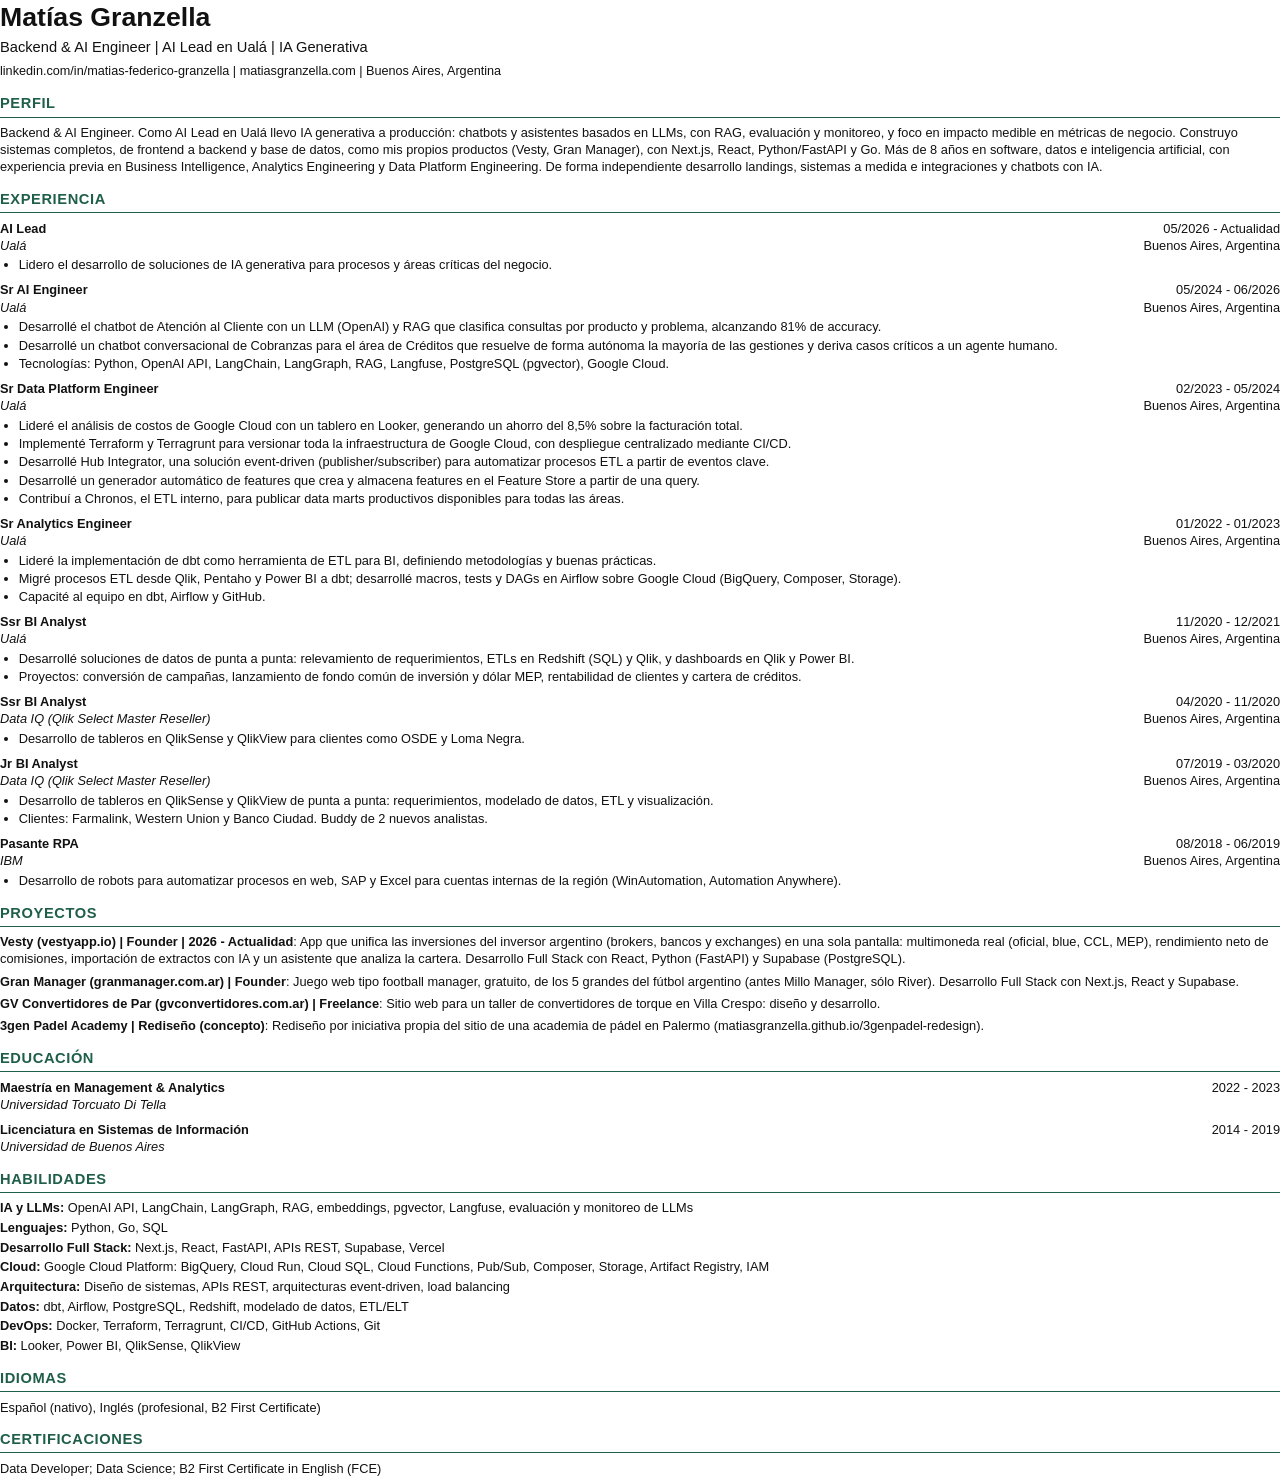
<file: cv/cv.html>
<!DOCTYPE html>
<!--
  CV en formato ATS (una columna, títulos estándar, sin tablas ni gráficos).
  Para regenerar los PDFs desde la raíz del repo:
    C="/Applications/Google Chrome.app/Contents/MacOS/Google Chrome"
    "$C" --headless --no-pdf-header-footer --print-to-pdf=assets/cv-matias-granzella-es.pdf "file://$PWD/cv/cv.html?lang=es"
    "$C" --headless --no-pdf-header-footer --print-to-pdf=assets/cv-matias-granzella-en.pdf "file://$PWD/cv/cv.html?lang=en"
  Versión con mail (para postularte, NO se publica): agregá &email=TU_MAIL a la URL y guardala en cv/private/
-->
<html lang="es">
<head>
<meta charset="UTF-8" />
<title>Matías Granzella - CV</title>
<style>
  @page { size: A4; margin: 13mm 16mm; }
  * { margin: 0; padding: 0; box-sizing: border-box; }
  body { font-family: Arial, Helvetica, sans-serif; color: #111; font-size: 9.6pt; line-height: 1.33; }
  a { color: inherit; text-decoration: none; }
  h1 { font-size: 20pt; font-weight: bold; }
  .headline { margin-top: 2pt; font-size: 11pt; }
  .contact { margin-top: 4pt; font-size: 9.5pt; }
  h2 {
    font-size: 11pt; font-weight: bold; text-transform: uppercase; letter-spacing: .04em;
    color: #1F5F4A; border-bottom: 1px solid #1F5F4A;
    margin: 11pt 0 5pt; padding-bottom: 2pt;
    break-after: avoid;
  }
  p { margin-bottom: 4pt; }
  .entry { margin-bottom: 6pt; break-inside: avoid; }
  .entry__line { display: flex; justify-content: space-between; gap: 12pt; }
  .entry__title { font-weight: bold; }
  .entry__sub { font-style: italic; }
  ul { margin: 2pt 0 0 14pt; }
  li { margin-bottom: 1pt; }
  .skills p { margin-bottom: 2pt; }
</style>
</head>
<body>
  <h1>Matías Granzella</h1>
  <p class="headline" id="headline"></p>
  <p class="contact" id="contact"></p>

  <h2 id="summaryTitle"></h2>
  <p id="summary"></p>

  <h2 id="expTitle"></h2>
  <div id="jobs"></div>

  <h2 id="projectsTitle"></h2>
  <div id="projects"></div>

  <h2 id="eduTitle"></h2>
  <div id="edu"></div>

  <h2 id="skillsTitle"></h2>
  <div class="skills" id="skills"></div>

  <h2 id="langTitle"></h2>
  <p id="langs"></p>

  <h2 id="certTitle"></h2>
  <p id="certs"></p>

<script>
const T = {
  es: {
    headline: "Backend & AI Engineer | AI Lead en Ualá | IA Generativa",
    location: "Buenos Aires, Argentina",
    summaryTitle: "Perfil", expTitle: "Experiencia", projectsTitle: "Proyectos", eduTitle: "Educación",
    skillsTitle: "Habilidades", langTitle: "Idiomas", certTitle: "Certificaciones",
    summary: "Backend & AI Engineer. Como AI Lead en Ualá llevo IA generativa a producción: chatbots y asistentes basados en LLMs, con RAG, evaluación y monitoreo, y foco en impacto medible en métricas de negocio. Construyo sistemas completos, de frontend a backend y base de datos, como mis propios productos (Vesty, Gran Manager), con Next.js, React, Python/FastAPI y Go. Más de 8 años en software, datos e inteligencia artificial, con experiencia previa en Business Intelligence, Analytics Engineering y Data Platform Engineering. De forma independiente desarrollo landings, sistemas a medida e integraciones y chatbots con IA.",
    jobs: [
      { title: "AI Lead", org: "Ualá", place: "Buenos Aires, Argentina", when: "05/2026 - Actualidad", items: [
        "Lidero el desarrollo de soluciones de IA generativa para procesos y áreas críticas del negocio.",
      ]},
      { title: "Sr AI Engineer", org: "Ualá", place: "Buenos Aires, Argentina", when: "05/2024 - 06/2026", items: [
        "Desarrollé el chatbot de Atención al Cliente con un LLM (OpenAI) y RAG que clasifica consultas por producto y problema, alcanzando 81% de accuracy.",
        "Desarrollé un chatbot conversacional de Cobranzas para el área de Créditos que resuelve de forma autónoma la mayoría de las gestiones y deriva casos críticos a un agente humano.",
        "Tecnologías: Python, OpenAI API, LangChain, LangGraph, RAG, Langfuse, PostgreSQL (pgvector), Google Cloud.",
      ]},
      { title: "Sr Data Platform Engineer", org: "Ualá", place: "Buenos Aires, Argentina", when: "02/2023 - 05/2024", items: [
        "Lideré el análisis de costos de Google Cloud con un tablero en Looker, generando un ahorro del 8,5% sobre la facturación total.",
        "Implementé Terraform y Terragrunt para versionar toda la infraestructura de Google Cloud, con despliegue centralizado mediante CI/CD.",
        "Desarrollé Hub Integrator, una solución event-driven (publisher/subscriber) para automatizar procesos ETL a partir de eventos clave.",
        "Desarrollé un generador automático de features que crea y almacena features en el Feature Store a partir de una query.",
        "Contribuí a Chronos, el ETL interno, para publicar data marts productivos disponibles para todas las áreas.",
      ]},
      { title: "Sr Analytics Engineer", org: "Ualá", place: "Buenos Aires, Argentina", when: "01/2022 - 01/2023", items: [
        "Lideré la implementación de dbt como herramienta de ETL para BI, definiendo metodologías y buenas prácticas.",
        "Migré procesos ETL desde Qlik, Pentaho y Power BI a dbt; desarrollé macros, tests y DAGs en Airflow sobre Google Cloud (BigQuery, Composer, Storage).",
        "Capacité al equipo en dbt, Airflow y GitHub.",
      ]},
      { title: "Ssr BI Analyst", org: "Ualá", place: "Buenos Aires, Argentina", when: "11/2020 - 12/2021", items: [
        "Desarrollé soluciones de datos de punta a punta: relevamiento de requerimientos, ETLs en Redshift (SQL) y Qlik, y dashboards en Qlik y Power BI.",
        "Proyectos: conversión de campañas, lanzamiento de fondo común de inversión y dólar MEP, rentabilidad de clientes y cartera de créditos.",
      ]},
      { title: "Ssr BI Analyst", org: "Data IQ (Qlik Select Master Reseller)", place: "Buenos Aires, Argentina", when: "04/2020 - 11/2020", items: [
        "Desarrollo de tableros en QlikSense y QlikView para clientes como OSDE y Loma Negra.",
      ]},
      { title: "Jr BI Analyst", org: "Data IQ (Qlik Select Master Reseller)", place: "Buenos Aires, Argentina", when: "07/2019 - 03/2020", items: [
        "Desarrollo de tableros en QlikSense y QlikView de punta a punta: requerimientos, modelado de datos, ETL y visualización.",
        "Clientes: Farmalink, Western Union y Banco Ciudad. Buddy de 2 nuevos analistas.",
      ]},
      { title: "Pasante RPA", org: "IBM", place: "Buenos Aires, Argentina", when: "08/2018 - 06/2019", items: [
        "Desarrollo de robots para automatizar procesos en web, SAP y Excel para cuentas internas de la región (WinAutomation, Automation Anywhere).",
      ]},
    ],
    projects: [
      ["Vesty (vestyapp.io) | Founder | 2026 - Actualidad", "App que unifica las inversiones del inversor argentino (brokers, bancos y exchanges) en una sola pantalla: multimoneda real (oficial, blue, CCL, MEP), rendimiento neto de comisiones, importación de extractos con IA y un asistente que analiza la cartera. Desarrollo Full Stack con React, Python (FastAPI) y Supabase (PostgreSQL)."],
      ["Gran Manager (granmanager.com.ar) | Founder", "Juego web tipo football manager, gratuito, de los 5 grandes del fútbol argentino (antes Millo Manager, sólo River). Desarrollo Full Stack con Next.js, React y Supabase."],
      ["GV Convertidores de Par (gvconvertidores.com.ar) | Freelance", "Sitio web para un taller de convertidores de torque en Villa Crespo: diseño y desarrollo."],
      ["3gen Padel Academy | Rediseño (concepto)", "Rediseño por iniciativa propia del sitio de una academia de pádel en Palermo (matiasgranzella.github.io/3genpadel-redesign)."],
    ],
    edu: [
      ["Maestría en Management & Analytics", "Universidad Torcuato Di Tella", "2022 - 2023"],
      ["Licenciatura en Sistemas de Información", "Universidad de Buenos Aires", "2014 - 2019"],
    ],
    skills: [
      ["IA y LLMs", "OpenAI API, LangChain, LangGraph, RAG, embeddings, pgvector, Langfuse, evaluación y monitoreo de LLMs"],
      ["Lenguajes", "Python, Go, SQL"],
      ["Desarrollo Full Stack", "Next.js, React, FastAPI, APIs REST, Supabase, Vercel"],
      ["Cloud", "Google Cloud Platform: BigQuery, Cloud Run, Cloud SQL, Cloud Functions, Pub/Sub, Composer, Storage, Artifact Registry, IAM"],
      ["Arquitectura", "Diseño de sistemas, APIs REST, arquitecturas event-driven, load balancing"],
      ["Datos", "dbt, Airflow, PostgreSQL, Redshift, modelado de datos, ETL/ELT"],
      ["DevOps", "Docker, Terraform, Terragrunt, CI/CD, GitHub Actions, Git"],
      ["BI", "Looker, Power BI, QlikSense, QlikView"],
    ],
    langs: "Español (nativo), Inglés (profesional, B2 First Certificate)",
    certs: "Data Developer; Data Science; B2 First Certificate in English (FCE)",
  },
  en: {
    headline: "Backend & AI Engineer | AI Lead at Ualá | Generative AI",
    location: "Buenos Aires, Argentina",
    summaryTitle: "Summary", expTitle: "Experience", projectsTitle: "Projects", eduTitle: "Education",
    skillsTitle: "Skills", langTitle: "Languages", certTitle: "Certifications",
    summary: "Backend & AI Engineer. As AI Lead at Ualá I take generative AI to production: LLM-based chatbots and assistants with RAG, evaluation and monitoring, focused on measurable business impact. I build complete systems, from frontend to backend and database, like my own products (Vesty, Gran Manager), with Next.js, React, Python/FastAPI and Go. 8+ years in software, data and artificial intelligence, with a background in Business Intelligence, Analytics Engineering and Data Platform Engineering. Independently, I build landing pages, custom systems, and AI integrations and chatbots.",
    jobs: [
      { title: "AI Lead", org: "Ualá", place: "Buenos Aires, Argentina", when: "05/2026 - Present", items: [
        "Lead the development of Generative AI solutions for critical business processes and areas.",
      ]},
      { title: "Senior AI Engineer", org: "Ualá", place: "Buenos Aires, Argentina", when: "05/2024 - 06/2026", items: [
        "Built the customer-support chatbot with an LLM (OpenAI) and RAG that classifies queries by product and issue, reaching 81% accuracy.",
        "Built a conversational collections chatbot for the Credit area that resolves most cases autonomously and escalates critical cases to a human agent.",
        "Technologies: Python, OpenAI API, LangChain, LangGraph, RAG, Langfuse, PostgreSQL (pgvector), Google Cloud.",
      ]},
      { title: "Senior Data Platform Engineer", org: "Ualá", place: "Buenos Aires, Argentina", when: "02/2023 - 05/2024", items: [
        "Led a Google Cloud cost analysis with a Looker dashboard, saving 8.5% of the total cloud bill.",
        "Implemented Terraform and Terragrunt to version all Google Cloud infrastructure, with centralized CI/CD deployment.",
        "Built Hub Integrator, an event-driven (publisher/subscriber) solution that automates ETL processes on key events.",
        "Built an automatic feature generator that creates and stores Feature Store features from a query.",
        "Contributed to Chronos, the internal ETL, enabling production data marts available to every business area.",
      ]},
      { title: "Senior Analytics Engineer", org: "Ualá", place: "Buenos Aires, Argentina", when: "01/2022 - 01/2023", items: [
        "Led the implementation of dbt as the ETL tool for BI, defining methodologies and best practices.",
        "Migrated ETL processes from Qlik, Pentaho and Power BI to dbt; built macros, tests and Airflow DAGs on Google Cloud (BigQuery, Composer, Storage).",
        "Trained the team on dbt, Airflow and GitHub.",
      ]},
      { title: "BI Analyst", org: "Ualá", place: "Buenos Aires, Argentina", when: "11/2020 - 12/2021", items: [
        "Built end-to-end data solutions: requirements gathering, ETLs on Redshift (SQL) and Qlik, and dashboards in Qlik and Power BI.",
        "Projects: campaign conversion, mutual fund and MEP dollar launches, customer profitability and loan portfolio.",
      ]},
      { title: "BI Analyst", org: "Data IQ (Qlik Select Master Reseller)", place: "Buenos Aires, Argentina", when: "04/2020 - 11/2020", items: [
        "Built QlikSense and QlikView dashboards for clients such as OSDE and Loma Negra.",
      ]},
      { title: "Junior BI Analyst", org: "Data IQ (Qlik Select Master Reseller)", place: "Buenos Aires, Argentina", when: "07/2019 - 03/2020", items: [
        "Built end-to-end QlikSense and QlikView dashboards: requirements, data modeling, ETL and visualization.",
        "Clients: Farmalink, Western Union and Banco Ciudad. Onboarding buddy for 2 new analysts.",
      ]},
      { title: "RPA Intern", org: "IBM", place: "Buenos Aires, Argentina", when: "08/2018 - 06/2019", items: [
        "Built bots to automate processes across web, SAP and Excel for internal accounts in the region (WinAutomation, Automation Anywhere).",
      ]},
    ],
    projects: [
      ["Vesty (vestyapp.io) | Founder | 2026 - Present", "App that brings Argentine investors' brokers, banks and exchanges into a single screen: real multi-currency (official, blue, CCL, MEP rates), returns net of fees, AI-powered statement import and a portfolio assistant. Full Stack build with React, Python (FastAPI) and Supabase (PostgreSQL)."],
      ["Gran Manager (granmanager.com.ar) | Founder", "Free web football manager game for the Big Five of Argentine football (formerly Millo Manager, River Plate only). Full Stack build with Next.js, React and Supabase."],
      ["GV Convertidores de Par (gvconvertidores.com.ar) | Freelance", "Website for a torque converter repair shop in Buenos Aires: design and development."],
      ["3gen Padel Academy | Redesign (concept)", "Self-initiated redesign of a padel academy's website in Buenos Aires (matiasgranzella.github.io/3genpadel-redesign)."],
    ],
    edu: [
      ["Master's Degree in Management & Analytics", "Universidad Torcuato Di Tella", "2022 - 2023"],
      ["Bachelor's Degree in Information Systems", "Universidad de Buenos Aires", "2014 - 2019"],
    ],
    skills: [
      ["AI and LLMs", "OpenAI API, LangChain, LangGraph, RAG, embeddings, pgvector, Langfuse, LLM evaluation and monitoring"],
      ["Programming", "Python, Go, SQL"],
      ["Full Stack development", "Next.js, React, FastAPI, REST APIs, Supabase, Vercel"],
      ["Cloud", "Google Cloud Platform: BigQuery, Cloud Run, Cloud SQL, Cloud Functions, Pub/Sub, Composer, Storage, Artifact Registry, IAM"],
      ["Architecture", "System design, REST APIs, event-driven architecture, load balancing"],
      ["Data", "dbt, Airflow, PostgreSQL, Redshift, data modeling, ETL/ELT"],
      ["DevOps", "Docker, Terraform, Terragrunt, CI/CD, GitHub Actions, Git"],
      ["BI", "Looker, Power BI, QlikSense, QlikView"],
    ],
    langs: "Spanish (native), English (professional working proficiency, B2 First Certificate)",
    certs: "Data Developer; Data Science; B2 First Certificate in English (FCE)",
  },
};

const params = new URLSearchParams(location.search);
const lang = params.get("lang") === "en" ? "en" : "es";
const t = T[lang];
document.documentElement.lang = lang;
const set = (id, v) => (document.getElementById(id).textContent = v);
["headline", "summaryTitle", "summary", "expTitle", "projectsTitle", "eduTitle", "skillsTitle", "langTitle", "certTitle", "langs", "certs"]
  .forEach((k) => set(k, t[k]));

const contact = [
  params.get("email") || null,
  "linkedin.com/in/matias-federico-granzella",
  "matiasgranzella.com",
  t.location,
].filter(Boolean);
set("contact", contact.join(" | "));

document.getElementById("jobs").innerHTML = t.jobs.map((j) => `
  <div class="entry">
    <div class="entry__line"><span class="entry__title">${j.title}</span><span>${j.when}</span></div>
    <div class="entry__line"><span class="entry__sub">${j.org}</span><span>${j.place}</span></div>
    <ul>${j.items.map((i) => `<li>${i}</li>`).join("")}</ul>
  </div>`).join("");

document.getElementById("projects").innerHTML = t.projects.map(([n, d]) =>
  `<p><b>${n}</b>: ${d}</p>`).join("");

document.getElementById("edu").innerHTML = t.edu.map(([d, s, w]) => `
  <div class="entry">
    <div class="entry__line"><span class="entry__title">${d}</span><span>${w}</span></div>
    <div class="entry__sub">${s}</div>
  </div>`).join("");

document.getElementById("skills").innerHTML = t.skills.map(([g, v]) => `<p><b>${g}:</b> ${v}</p>`).join("");
</script>
</body>
</html>
</file>
<file: styles.css>
/* ============================================================================
   ESTILOS — normalmente no necesitás tocar esto.
   El color de acento se cambia desde data.js (campo "accent").
   ========================================================================== */

:root {
  --bg: #f6f4ef;
  --surface: #eeebe3;
  --surface-2: #e5e1d7;
  --ink: #111111;
  --ink-soft: #57574f;
  --ink-faint: #6b6b63;
  --line: rgba(17, 17, 17, 0.09);
  --line-strong: rgba(17, 17, 17, 0.16);
  --accent: #1F5F4A;
  --accent-ink: #1F5F4A;
  --accent-strong: #1F5F4A;
  --accent-strong-hover: #184c3b;
  --accent-on: #ffffff;
  --accent-tint: #e6efeb;
  --accent-display: #1F5F4A;
  --inverse-bg: #111111;
  --inverse-ink: #ffffff;
  --inverse-soft: rgba(255, 255, 255, 0.68);

  --sans: "Schibsted Grotesk", ui-sans-serif, system-ui, -apple-system, "Segoe UI", sans-serif;
  --mono: "JetBrains Mono", ui-monospace, "SF Mono", Menlo, monospace;

  --container: 1080px;
  --gutter: 24px;
  --radius-lg: 28px;   /* superficies grandes: productos, cierre, foto del hero */
  --radius-card: 20px; /* tarjetas internas: recorrido, otros proyectos */
  --ease-out: cubic-bezier(0.16, 1, 0.3, 1);

  color-scheme: light;
}

[data-theme="dark"] {
  --bg: #0b0b0b;
  --surface: #161615;
  --surface-2: #1f1f1d;
  --ink: #f2f2ef;
  --ink-soft: #b3b3ab;
  --ink-faint: #8a8a82;
  --line: rgba(255, 255, 255, 0.09);
  --line-strong: rgba(255, 255, 255, 0.18);
  --accent: #6fae93;
  --accent-ink: #7fbfa3;
  --accent-strong: #6fae93;
  --accent-strong-hover: #7fbfa3;
  --accent-on: #0b0b0b;
  --accent-tint: rgba(111, 174, 147, 0.14);
  --accent-display: #7fbfa3;
  --inverse-bg: #f2f2ef;
  --inverse-ink: #0b0b0b;
  --inverse-soft: rgba(11, 11, 11, 0.66);

  color-scheme: dark;
}

*, *::before, *::after { margin: 0; padding: 0; box-sizing: border-box; }

html { scroll-behavior: smooth; scroll-padding-top: 96px; -webkit-text-size-adjust: 100%; }

body {
  font-family: var(--sans);
  font-size: 1rem;
  line-height: 1.6;
  background: var(--bg);
  color: var(--ink);
  -webkit-font-smoothing: antialiased;
  text-rendering: optimizeLegibility;
}

::selection { background: color-mix(in srgb, var(--accent) 24%, transparent); color: var(--ink); }
:focus-visible { outline: 2px solid var(--accent); outline-offset: 3px; border-radius: 6px; }
html { scrollbar-color: var(--line-strong) var(--bg); }

a { color: inherit; text-decoration: none; }
ul, ol { list-style: none; }
img, svg { display: block; }
h1, h2, h3 { text-wrap: balance; }
p { text-wrap: pretty; }

.container { max-width: var(--container); margin: 0 auto; padding: 0 var(--gutter); }

.skip {
  position: absolute; left: 12px; top: -48px; z-index: 200;
  background: var(--ink); color: var(--bg);
  padding: 10px 16px; border-radius: 100px; font-weight: 600; font-size: .9rem;
}
.skip:focus { top: 12px; }

.mono { font-family: var(--mono); font-variant-numeric: tabular-nums; }

/* ICONOS ------------------------------------------------------------------- */
.i {
  width: 18px; height: 18px;
  fill: none; stroke: currentColor; stroke-width: 1.6;
  stroke-linecap: round; stroke-linejoin: round;
  flex-shrink: 0;
}

/* BOTONES ------------------------------------------------------------------ */
.btn {
  display: inline-flex; align-items: center; justify-content: center; gap: 8px;
  font: 600 .98rem/1 var(--sans);
  letter-spacing: -.01em;
  padding: 14px 22px;
  border-radius: 100px;
  border: 1px solid transparent;
  cursor: pointer;
  white-space: nowrap;
  transition: background-color .2s, border-color .2s, color .2s, transform .2s var(--ease-out);
}
.btn:active { transform: scale(.97); }
.btn--primary { background: var(--accent-strong); color: var(--accent-on); }
.btn--primary:hover { background: var(--accent-strong-hover); }
.btn--ghost { background: var(--bg); color: var(--ink); border-color: var(--line-strong); }
.btn--ghost:hover { background: var(--surface); }
.btn--sm { padding: 10px 16px; font-size: .9rem; }
.btn .i { width: 16px; height: 16px; transition: transform .25s var(--ease-out); }
.btn:hover .i--arrow { transform: translateX(3px); }

.link-arrow {
  display: inline-flex; align-items: center; gap: 6px;
  font-weight: 500; color: var(--ink-soft);
  transition: color .2s;
}
.link-arrow:hover { color: var(--accent-ink); }
.link-arrow .i { width: 16px; height: 16px; transition: transform .25s var(--ease-out); }
.link-arrow:hover .i { transform: translate(2px, -2px); }

/* NAV ---------------------------------------------------------------------- */
.nav {
  position: fixed; z-index: 100;
  top: 16px; left: 50%;
  transform: translateX(-50%);
  width: min(760px, calc(100% - 24px));
  display: flex; align-items: center; justify-content: space-between; gap: 12px;
  padding: 7px 7px 7px 10px;
  background: color-mix(in srgb, var(--surface) 88%, transparent);
  backdrop-filter: saturate(1.4) blur(14px);
  -webkit-backdrop-filter: saturate(1.4) blur(14px);
  border: 1px solid transparent;
  border-radius: 100px;
  transition: border-color .3s, box-shadow .3s;
}
.nav.is-scrolled { border-color: var(--line); box-shadow: 0 6px 24px -12px rgba(0, 0, 0, .18); }
.nav__brand { display: flex; align-items: center; padding-left: 10px; font-weight: 700; letter-spacing: -.02em; }
.nav__links { position: relative; display: flex; gap: 2px; }
.nav__links a { position: relative; z-index: 1; }
/* Pastilla de la sección activa: se traslada de un link al otro */
.nav__pill {
  position: absolute; top: 0; bottom: 0; left: 0;
  width: var(--w, 0);
  transform: translateX(var(--x, 0));
  border-radius: 100px;
  background: var(--accent-tint);
  opacity: 0;
  transition: transform .55s var(--ease-out), width .55s var(--ease-out), opacity .3s;
}
.nav__pill.is-on { opacity: 1; }
.nav__pill.is-instant { transition: none; }
.nav__links a {
  font-size: .92rem; font-weight: 500;
  color: var(--ink);
  padding: 8px 12px; border-radius: 100px;
  transition: color .2s, background-color .2s;
}
.nav__links a:hover { background: var(--surface-2); color: var(--accent-ink); }
.nav__links a.is-active { color: var(--accent-ink); }
.nav__links a.is-active:hover { background: transparent; }
.nav__actions { display: flex; align-items: center; gap: 6px; }

.theme-toggle {
  width: 38px; height: 38px;
  display: grid; place-items: center;
  border-radius: 50%;
  border: 0; background: transparent;
  color: var(--ink-soft);
  cursor: pointer;
  transition: color .2s, background-color .2s;
}
.theme-toggle:hover { color: var(--ink); background: var(--surface-2); }
.theme-toggle svg { width: 18px; height: 18px; fill: none; stroke: currentColor; stroke-width: 1.6; stroke-linecap: round; }
.lang-toggle {
  display: inline-flex; align-items: center;
  height: 38px; padding: 0 10px;
  border: 0; border-radius: 100px; background: transparent;
  font: 600 .82rem/1 var(--sans); letter-spacing: .02em;
  color: var(--ink-soft); cursor: pointer;
  transition: color .2s, background-color .2s;
}
.lang-toggle:hover { color: var(--ink); background: var(--surface-2); }
.theme-toggle .icon-sun { display: none; }
[data-theme="dark"] .theme-toggle .icon-sun { display: block; }
[data-theme="dark"] .theme-toggle .icon-moon { display: none; }

@media (max-width: 720px) {
  .nav__links { display: none; }
}
@media (max-width: 380px) {
  .nav__handle { display: none; }
}

/* HERO ---------------------------------------------------------------------
   El nombre gigante, alineado a la izquierda; la foto es una tarjeta inclinada
   que ocupa el hueco a la derecha de "Hola, soy". */
.hero { padding: 200px 0 0; }
.hero__inner { position: relative; }
.hero__photo {
  position: absolute; z-index: 1;
  right: var(--gutter); top: -100px;
  width: clamp(150px, 19vw, 220px);
  aspect-ratio: 1;
  transform: perspective(900px) rotate(4deg) rotateX(var(--rx, 0deg)) rotateY(var(--ry, 0deg));
  transition: transform .5s var(--ease-out);
}
.hero__photo.is-tilting { transition: transform .12s linear; }
.hero__photo img {
  width: 100%; height: 100%;
  border-radius: 50%;
  object-fit: cover; object-position: 50% 30%;
  box-shadow: 0 2px 4px rgba(0, 0, 0, .06), 0 40px 60px -32px rgba(0, 0, 0, .45);
}
.hero__title {
  font-size: clamp(2.9rem, 8.4vw, 7.4rem);
  font-weight: 700;
  line-height: .94;
  letter-spacing: -.055em;
}
.hero__line { display: block; }
.hero__accent { color: var(--accent-display); }
.hero__sub {
  margin-top: 32px;
  font-size: clamp(1.06rem, 1.6vw, 1.2rem);
  line-height: 1.55;
  color: var(--ink-soft);
  max-width: 56ch;
}
.hero__ctas { display: flex; flex-wrap: wrap; gap: 10px; margin-top: 32px; }
.hero__status {
  display: inline-flex; align-items: center; gap: 10px;
  margin-top: 26px;
  font-size: .9rem; color: var(--ink-faint);
}
.hero__status:empty { display: none; }
.status-dot {
  width: 8px; height: 8px; border-radius: 50%;
  background: var(--accent);
  box-shadow: 0 0 0 4px color-mix(in srgb, var(--accent) 18%, transparent);
}

/* Entrada orquestada: la foto aparece, el nombre sube renglón por renglón */
@keyframes settle {
  from { opacity: 0; transform: translateY(18px); filter: blur(6px); }
  to { opacity: 1; transform: none; filter: none; }
}
@keyframes photoIn {
  from { opacity: 0; transform: translateY(16px) rotate(-6deg) scale(.92); }
  to { opacity: 1; transform: none; }
}
.hero__photo img { animation: photoIn 1.2s var(--ease-out) .5s both; }
.hero__line, .hero__sub, .hero__ctas, .hero__status { animation: settle 1s var(--ease-out) both; }
.hero__line { animation-delay: calc(.25s + var(--i, 0) * .12s); }
.hero__sub { animation-delay: .6s; }
.hero__ctas { animation-delay: .7s; }
.hero__status { animation-delay: .8s; }

@media (max-width: 720px) {
  .hero { padding-top: 120px; }
  .hero__photo { position: static; width: clamp(120px, 36vw, 160px); margin-bottom: 28px; transform: rotate(4deg); }
}

/* STACK (cintas al final) -------------------------------------------------- */
.stack { margin-top: 88px; padding: 40px 0 44px; border-top: 1px solid var(--line); }
.stack__label { text-align: center; font-size: .85rem; color: var(--ink-faint); margin-bottom: 26px; }
.stack__viewport {
  overflow: hidden;
  -webkit-mask-image: linear-gradient(90deg, transparent, #000 10%, #000 90%, transparent);
  mask-image: linear-gradient(90deg, transparent, #000 10%, #000 90%, transparent);
}
.stack__viewport + .stack__viewport { margin-top: 18px; }
.stack__track { display: flex; align-items: center; width: max-content; animation: marquee 60s linear infinite; }
.stack__track--caps { animation-duration: 70s; animation-direction: reverse; }
.stack__viewport:hover .stack__track { animation-play-state: paused; }
.stack__item {
  display: inline-flex; align-items: center; gap: 10px;
  font-size: 1.08rem; font-weight: 600; letter-spacing: -.02em;
  color: var(--ink-soft);
  padding: 0 24px;
  white-space: nowrap;
  transition: color .3s;
}
.stack__item:hover { color: var(--ink); }
.stack__logo {
  width: 22px; height: 22px; flex-shrink: 0;
  background: currentColor;
  -webkit-mask: var(--logo) center / contain no-repeat;
  mask: var(--logo) center / contain no-repeat;
}
.stack__logo--wide { width: 76px; height: 40px; margin: -9px -8px; }
.stack__mono {
  width: 22px; height: 22px; flex-shrink: 0;
  display: grid; place-items: center;
  border-radius: 6px;
  border: 1.6px solid currentColor;
  font-size: .72rem; font-weight: 700; line-height: 1;
}
.stack__cap {
  font-size: .95rem; font-weight: 500;
  color: var(--accent-ink);
  background: var(--accent-tint);
  padding: 8px 16px; margin: 0 6px;
  border-radius: 100px;
  white-space: nowrap;
}
@keyframes marquee { to { transform: translateX(-50%); } }

/* SECCIONES ---------------------------------------------------------------- */
.section { padding: 160px 0 0; }
.section--tight { padding-top: 112px; }
.section__head { max-width: 680px; margin-bottom: 56px; }
.section__head--row {
  max-width: none;
  display: flex; align-items: flex-end; justify-content: space-between; gap: 24px; flex-wrap: wrap;
}
.section__title {
  font-size: clamp(2.2rem, 4.8vw, 3.3rem);
  font-weight: 700;
  line-height: 1.04;
  letter-spacing: -.04em;
}
.section__intro { margin-top: 16px; font-size: 1.1rem; color: var(--ink-soft); max-width: 58ch; }

/* SERVICIOS: filas, no cards ------------------------------------------------ */
.services { border-top: 1px solid var(--line); isolation: isolate; }
@media (max-width: 600px) { .service::before { inset: 0 -12px; } }
.service {
  display: grid;
  grid-template-columns: minmax(0, 5fr) minmax(0, 6fr) minmax(0, 3.4fr);
  gap: 32px 40px;
  padding: 36px 0;
  border-bottom: 1px solid var(--line);
}
.service__title { font-size: 1.45rem; font-weight: 600; line-height: 1.2; letter-spacing: -.025em; }
.service__text { color: var(--ink-soft); }
.service__tags { display: flex; flex-wrap: wrap; gap: 6px; margin-top: 16px; }
.service__link { margin-top: 18px; font-size: .95rem; color: var(--accent-ink); }
.service__link:hover .i { transform: translateX(3px); }
.tag {
  font-size: .8rem; font-weight: 500;
  color: var(--accent-ink);
  padding: 4px 9px; border-radius: 7px;
  background: var(--accent-tint);
}
.service__proof { border-left: 1px solid var(--line); padding-left: 24px; }
.service__proof-value {
  color: var(--accent-display);
  font-size: 2rem; font-weight: 700; letter-spacing: -.04em; line-height: 1;
}
.service__proof-value--word { font-size: 1.35rem; letter-spacing: -.025em; padding-top: 6px; }
.service__proof-text { margin-top: 10px; font-size: .9rem; line-height: 1.45; color: var(--ink-faint); }

@media (max-width: 880px) {
  .service { grid-template-columns: 1fr; gap: 14px; padding: 30px 0; }
  .service__proof { border-left: 0; padding-left: 0; display: flex; align-items: baseline; gap: 14px; margin-top: 6px; }
  .service__proof-value { font-size: 1.5rem; flex-shrink: 0; }
  .service__proof-value--word { font-size: 1.35rem; letter-spacing: -.025em; padding-top: 6px; }
.service__proof-text { margin-top: 0; }
}

/* PRODUCTO: VESTY ------------------------------------------------------------ */
.product {
  --v-teal: #3CCBCE;
  --v-purple: #715DF2;
  --v-ink: #0E0B2E;
  display: grid;
  grid-template-columns: minmax(0, 1.15fr) minmax(0, .85fr);
  gap: 48px;
  align-items: center;
  padding: 56px;
  background: var(--surface);
  border-radius: var(--radius-lg);
  overflow: hidden;
}
.product__logo { display: flex; align-items: center; gap: 12px; color: var(--v-purple); }
.product__mark { width: .95em; height: .95em; object-fit: contain; flex-shrink: 0; }
.product__mark--dark, [data-theme="dark"] .product__mark--light { display: none; }
[data-theme="dark"] .product__mark--dark { display: block; }
.app__logo { width: 26px; height: 26px; object-fit: contain; }
[data-theme="dark"] .product__logo { color: #a79bff; }
.product__pitch {
  font-size: clamp(1.75rem, 3vw, 2.2rem);
  font-weight: 600; line-height: 1.08; letter-spacing: -.03em;
}
.product__desc { margin-top: 16px; font-size: 1.08rem; color: var(--ink-soft); max-width: 46ch; }
.product__problem { margin-top: 22px; display: flex; flex-wrap: wrap; align-items: center; gap: 6px 12px; font-weight: 500; }
.product__problem s { color: var(--ink-faint); text-decoration-thickness: 1px; }
.product__problem .i { color: var(--ink-faint); width: 16px; height: 16px; }

.product__features {
  display: grid; grid-template-columns: 1fr 1fr; gap: 22px 28px;
  margin-top: 32px; padding-top: 28px;
  border-top: 1px solid var(--line);
}
.feature { display: grid; grid-template-columns: auto 1fr; gap: 4px 12px; }
.feature .i { grid-row: span 2; margin-top: 2px; color: var(--ink); }
.feature__title { font-weight: 600; font-size: .98rem; letter-spacing: -.01em; }
.feature__text { font-size: .88rem; line-height: 1.45; color: var(--ink-soft); }

.product__ctas { display: flex; flex-wrap: wrap; gap: 10px; margin-top: 34px; }
.product__trust { margin-top: 18px; font-size: .85rem; color: var(--ink-faint); display: flex; gap: 8px; align-items: center; }
.product__trust .i { width: 15px; height: 15px; }

.product .btn--primary { background: var(--ink); color: var(--bg); }
.product .btn--primary:hover { background: color-mix(in srgb, var(--ink) 82%, var(--bg)); }
.projects { display: grid; gap: 24px; }
.product--vesty { grid-template-columns: minmax(0, 1fr) minmax(0, 1fr); }
.product--gran { grid-template-columns: minmax(0, .85fr) minmax(0, 1.15fr); }
.product--gran .product__visual { order: -1; }
.product--gran .product__logo { color: var(--ink); }
.product--gran .product__logo em { font-style: normal; color: #a87c1e; }
[data-theme="dark"] .product--gran .product__logo em { color: #e6b94e; }

/* Carta de jugador (identidad Gran Manager): el escudo Leyenda del juego. Las cinco cartas están
   apiladas y se ve una (.is-on); app.js las va pasando. Todo en em: escala con el font-size. */
.gstack {
  position: relative;
  width: 10em; height: 13.9em;
  font-size: 24px;
  font-family: "Barlow Condensed", var(--sans);
  transform: rotate(3deg);
  transition: transform .6s var(--ease-out);
}
.product--gran:hover .gstack { transform: rotate(0deg) translateY(-4px); }
.gcard {
  position: absolute; inset: 0;
  filter: drop-shadow(0 .7em 1.1em rgba(20, 33, 58, .3));
  opacity: 0;
  transform: translateX(1.2em) rotate(6deg) scale(.96);
  transition: opacity .5s ease, transform .7s var(--ease-out);
}
.gcard.is-on { opacity: 1; transform: none; }
.gcard::before, .gcard__in { clip-path: polygon(0 7%, 22% 0, 78% 0, 100% 7%, 100% 82%, 50% 100%, 0 82%); }
.gcard::before {
  content: ""; position: absolute; inset: 0;
  background: linear-gradient(135deg, #fff3c4, #f3b13a 45%, #a8211b);
}
.gcard__in {
  position: absolute; inset: .22em;
  overflow: hidden;
  display: grid; grid-template-rows: auto auto 1fr;
  padding: 12% 9% 0;
  background: linear-gradient(160deg, #ffeaa6 0%, #f8c75a 32%, #f19a3c 68%, #e2622a 100%);
  color: #2a0e05;
}
.gcard__in::before {
  content: ""; position: absolute; inset: 0; pointer-events: none;
  background: repeating-linear-gradient(135deg, rgba(255, 255, 255, .07) 0 .45em, transparent .45em .9em);
}
.gcard__in::after {
  content: ""; position: absolute; inset: 0; pointer-events: none;
  mix-blend-mode: soft-light;
  background: linear-gradient(115deg, transparent 32%, rgba(255, 255, 255, .75) 47%, transparent 62%);
  background-size: 260% 260%;
  background-position: var(--mx, 90%) var(--my, 10%);
}
.gcard__top { position: relative; z-index: 1; display: grid; grid-template-columns: minmax(1.9em, auto) 1fr; gap: 6%; align-items: start; }
.gcard__rt { display: flex; flex-direction: column; align-items: center; line-height: .85; }
.gcard__rt b { font-size: 2em; font-weight: 700; letter-spacing: -.02em; font-variant-numeric: tabular-nums; }
.gcard__rt span { font-size: .72em; font-weight: 700; letter-spacing: .02em; margin-top: .15em; }
.gcard__ph {
  position: relative; aspect-ratio: 1; border-radius: 50%; overflow: hidden;
  background: radial-gradient(circle at 50% 35%, #f8bf5e, #b4421d);
  box-shadow: 0 0 0 .12em rgba(42, 14, 5, .45), inset 0 -.6em 1em rgba(0, 0, 0, .18);
}
.gcard__ph img {
  position: absolute; inset: 0; width: 100%; height: 100%;
  object-fit: cover; object-position: 50% 30%;
  scale: 1.18; transform-origin: 50% 8%;
}
.gcard__name {
  position: relative; z-index: 1;
  text-align: center; font-weight: 700; text-transform: uppercase;
  font-size: 1.02em; line-height: 1;
  margin-top: 6%; padding-bottom: 4%;
  border-bottom: 1px solid rgba(42, 14, 5, .28);
  white-space: nowrap;
}
.gcard__stats {
  position: relative; z-index: 1; margin: 0;
  display: grid; grid-template-columns: auto auto; grid-template-rows: repeat(3, auto); grid-auto-flow: column;
  justify-content: center; align-content: start; row-gap: .12em;
  padding: 5% 0 0; font-size: .64em;
}
.gcard__stats div { display: flex; gap: .3em; align-items: baseline; padding: 0 .75em; font-size: 1.15em; line-height: 1.1; }
.gcard__stats div:nth-child(n + 4) { border-left: 1px solid rgba(42, 14, 5, .28); }
.gcard__stats dd { margin: 0; font-weight: 700; min-width: 1.15em; text-align: right; font-variant-numeric: tabular-nums; }
.gcard__stats dt { font-weight: 600; letter-spacing: .02em; opacity: .85; }

.product__visual { display: flex; flex-direction: column; align-items: center; gap: 18px; }
.product__caption { font-size: .8rem; color: var(--ink-faint); }

/* Navegador: Vesty es una web app; la pantalla va en su identidad */
.browser {
  width: 100%; max-width: 480px;
  border-radius: 14px;
  overflow: hidden;
  background: #0a0820;
  box-shadow:
    0 0 0 1px rgba(0, 0, 0, .08),
    0 2px 4px rgba(0, 0, 0, .08),
    0 40px 60px -30px rgba(14, 11, 46, .55);
  transform: rotate(-2deg);
  transition: transform .6s var(--ease-out);
}
.product:hover .browser { transform: rotate(0deg) translateY(-4px); }
.browser__bar { display: flex; align-items: center; gap: 6px; padding: 10px 14px; background: #15123a; }
.browser__bar i { width: 8px; height: 8px; border-radius: 50%; background: rgba(255, 255, 255, .22); }
.browser__url {
  flex: 1; margin-left: 10px;
  font-family: var(--mono); font-size: 10.5px;
  color: rgba(255, 255, 255, .55);
  background: rgba(255, 255, 255, .07);
  border-radius: 6px; padding: 4px 10px;
}
.browser__screen {
  padding: 18px 20px 20px;
  color: #fff;
  background:
    radial-gradient(90% 70% at 85% 0%, rgba(113, 93, 242, .5), transparent 70%),
    radial-gradient(60% 50% at 0% 0%, rgba(60, 203, 206, .22), transparent 70%),
    #0E0B2E;
  font-size: 12px;
}
.app__grid { display: grid; grid-template-columns: minmax(0, 1.1fr) minmax(0, 1fr); gap: 18px; margin-top: 16px; }
.app__main .app__label { margin-top: 0; }
.app__side .app__score { margin-top: 0; }
@media (max-width: 520px) {
  .app__grid { grid-template-columns: 1fr; }
}
.app__top { display: flex; justify-content: space-between; align-items: center; }
.app__hi { font-size: 13px; font-weight: 600; }
.app__label { margin-top: 22px; font-size: 11px; color: rgba(255, 255, 255, .6); }
.app__value { margin-top: 4px; font-size: 30px; font-weight: 700; letter-spacing: -.04em; line-height: 1; }
.app__change {
  display: inline-block; margin-top: 10px;
  font-family: var(--mono); font-size: 10.5px; font-weight: 500;
  color: #0E0B2E; background: #3CCBCE;
  padding: 3px 8px; border-radius: 6px;
}
.app__chart { margin-top: 18px; width: 100%; height: 64px; }
.app__chart path { fill: none; stroke: #3CCBCE; stroke-width: 2; stroke-linecap: round; stroke-linejoin: round; }
.app__chart .area { fill: url(#vfill); stroke: none; }
.app__score {
  display: flex; align-items: center; gap: 12px;
  margin-top: 16px; padding: 12px;
  border-radius: 16px;
  background: rgba(255, 255, 255, .07);
  border: 1px solid rgba(255, 255, 255, .08);
}
.app__score-num {
  width: 42px; height: 42px; flex-shrink: 0;
  display: grid; place-items: center;
  border-radius: 12px;
  background: #715DF2;
  font-size: 16px; font-weight: 700; font-variant-numeric: tabular-nums;
}
.app__score strong { display: block; font-size: 12px; }
.app__score span { font-size: 10.5px; color: rgba(255, 255, 255, .55); }
.app__holdings { margin-top: 14px; display: grid; gap: 10px; }
.app__holding { display: grid; grid-template-columns: 1fr auto; gap: 5px 8px; font-size: 11.5px; }
.app__holding b { font-weight: 500; }
.app__holding em { font-style: normal; color: rgba(255, 255, 255, .7); font-variant-numeric: tabular-nums; }
.app__bar { grid-column: 1 / -1; height: 4px; border-radius: 4px; background: rgba(255, 255, 255, .1); overflow: hidden; }
.app__bar i { display: block; height: 100%; border-radius: 4px; background: linear-gradient(90deg, #3CCBCE, #715DF2); }

@media (max-width: 900px) {
  .product, .product--gran { grid-template-columns: 1fr; padding: 36px 24px 0; gap: 40px; }
  .product--gran { padding-bottom: 36px; }
  .product--gran .product__visual { order: 0; height: auto; overflow: visible; }
  .product--gran .product__caption { order: 0; }
  .gstack { font-size: 21px; }
  .gstack, .product--gran:hover .gstack { transform: none; }
  .product__visual {
    overflow: hidden; height: 400px; justify-content: flex-start;
    -webkit-mask-image: linear-gradient(to bottom, #000 72%, transparent);
    mask-image: linear-gradient(to bottom, #000 72%, transparent);
  }
  .product--gran .product__visual { -webkit-mask-image: none; mask-image: none; }
  .product__caption { order: -1; }
  .browser, .product:hover .browser { transform: none; }
}
@media (max-width: 520px) {
  .product__features { grid-template-columns: 1fr; }
}

/* EXPERIENCIA: recorrido con línea central -------------------------------------
   Columnas: tarjeta | nodo | empresa y período, alternando de lado. */
.tl { position: relative; --node: 44px; }
.tl::before, .tl::after {
  content: ""; position: absolute; left: 50%; top: 22px; bottom: 22px;
  width: 1px; margin-left: -.5px;
  background: var(--line-strong);
}
.tl::after {
  background: var(--accent);
  transform: scaleY(var(--fill, 0)); transform-origin: top;
  transition: transform .25s linear;
}
.tl__item {
  position: relative;
  display: grid;
  grid-template-columns: minmax(0, 1fr) var(--node) minmax(0, 1fr);
  column-gap: 32px;
  align-items: start;
}
.tl__item + .tl__item { margin-top: 20px; }
.tl__item--left .tl__card { grid-column: 1; grid-row: 1; }
.tl__item--left .tl__meta { grid-column: 3; grid-row: 1; }
.tl__item--right .tl__card { grid-column: 3; grid-row: 1; }
.tl__item--right .tl__meta { grid-column: 1; grid-row: 1; text-align: right; align-items: flex-end; }
.tl__node { grid-column: 2; grid-row: 1; display: grid; place-items: center; height: var(--node); margin-top: 14px; z-index: 1; }

/* Sin recuadro: el texto apoyado en la línea, alineado hacia ella */
.tl__card { padding-top: 18px; }
.tl__item--left .tl__card { text-align: right; }
.tl__item--left .tl__role { justify-content: flex-end; }
.tl__item--left .tl__desc { margin-left: auto; }
.tl__role { transition: color .3s; }
.tl__item:hover .tl__role { color: var(--accent-ink); }
.tl__role { font-size: 1.02rem; font-weight: 600; letter-spacing: -.01em; display: flex; flex-wrap: wrap; align-items: center; gap: 4px 12px; }
.tl__desc { margin-top: 6px; color: var(--ink-soft); font-size: .98rem; max-width: 46ch; }
.tl__fig { color: var(--accent-ink); font-weight: 600; }
.tl__present { color: var(--accent-ink); }

.tl__meta { display: flex; flex-direction: column; gap: 2px; padding-top: 22px; }
.tl__org { font-weight: 700; font-size: 1.3rem; letter-spacing: -.03em; line-height: 1.2; }
.tl__period { font-family: var(--mono); font-size: .8rem; color: var(--ink-faint); font-variant-numeric: tabular-nums; }
.tl__item--org .tl__meta { padding-top: 14px; }

.tl__mark {
  width: var(--node); height: var(--node);
  display: grid; place-items: center;
  border-radius: 12px;
  background: var(--bg);
  border: 1px solid var(--line-strong);
  font-weight: 700; font-size: 1.05rem; letter-spacing: -.02em;
  color: var(--ink-soft);
  transition: background-color .4s, border-color .4s, color .4s, transform .5s var(--ease-out);
}
.tl__dot {
  width: 11px; height: 11px; border-radius: 50%;
  background: var(--bg); border: 1px solid var(--ink-faint);
  transition: background-color .4s, border-color .4s, transform .5s var(--ease-out);
}
.tl__item.is-passed .tl__mark { background: var(--accent); border-color: var(--accent); color: var(--accent-on); }

/* Logos de empresa: siempre a color; al pasar la línea ganan un anillo verde */
.tl__mark--logo { background: #fff; padding: 7px; overflow: hidden; }
.tl__mark--bleed { padding: 0; }
.tl__mark--logo img { width: 100%; height: 100%; object-fit: contain; }
.tl__mark--logo img[src$=".svg"] { transform: scale(1.25); }
.tl__item.is-passed .tl__mark--logo { background: #fff; border-color: var(--accent); box-shadow: 0 0 0 3px var(--accent-tint); }
.tl__item.is-passed .tl__dot { background: var(--accent); border-color: var(--accent); }
.tl__item--now .tl__mark { animation: nowPulse 2.4s var(--ease-out) infinite; }
.tl__item:hover .tl__mark, .tl__item:hover .tl__dot { transform: scale(1.12); }
@keyframes nowPulse {
  0% { box-shadow: 0 0 0 0 color-mix(in srgb, var(--accent) 45%, transparent); }
  70%, 100% { box-shadow: 0 0 0 10px transparent; }
}

/* Entrada: la línea se dibuja, cada tarjeta llega desde su lado */
.motion .tl__card, .motion .tl__meta {
  opacity: 0; filter: blur(4px);
  transition: opacity .8s var(--ease-out), transform .8s var(--ease-out), filter .8s var(--ease-out);
}
.motion .tl__item--left .tl__card, .motion .tl__item--right .tl__meta { transform: translateX(-28px); }
.motion .tl__item--right .tl__card, .motion .tl__item--left .tl__meta { transform: translateX(28px); }
.motion .tl__meta { transition-delay: .1s; }
.motion .tl__item.is-in .tl__card, .motion .tl__item.is-in .tl__meta { opacity: 1; transform: none; filter: none; }
.motion .tl__item:not(.is-in) .tl__mark, .motion .tl__item:not(.is-in) .tl__dot { transform: scale(0); }

@media (max-width: 760px) {
  .tl { --node: 36px; }
  .tl::before, .tl::after { left: 18px; top: 18px; }
  .tl__item, .tl__item--left, .tl__item--right { grid-template-columns: var(--node) minmax(0, 1fr); column-gap: 16px; }
  .tl__item .tl__node { grid-column: 1; grid-row: 1; margin-top: 0; }
  .tl__item .tl__meta { grid-column: 2; grid-row: 1; text-align: left; align-items: flex-start; padding-top: 0; justify-content: center; min-height: var(--node); }
  .tl__item + .tl__item { margin-top: 32px; }
  .tl__item .tl__card { grid-column: 2; grid-row: 2; padding-top: 6px; text-align: left; }
  .tl__item--left .tl__role { justify-content: flex-start; }
  .tl__item--left .tl__desc { margin-left: 0; }
  .tl__mark { border-radius: 10px; font-size: .95rem; }
  .motion .tl__item .tl__card, .motion .tl__item .tl__meta { transform: translateY(16px); }
}

/* FORMACIÓN (lista simple) ---------------------------------------------------- */
.cv { border-top: 1px solid var(--line); }
.cv__row {
  display: grid;
  grid-template-columns: 200px minmax(0, 1fr);
  gap: 8px 40px;
  padding: 30px 0;
  border-bottom: 1px solid var(--line);
}
.cv__org { font-weight: 600; font-size: 1.12rem; letter-spacing: -.02em; }
.cv__org-meta { margin-top: 4px; font-family: var(--mono); font-size: .8rem; color: var(--ink-faint); }
.cv__roles { display: grid; gap: 26px; }
.cv__role { display: grid; grid-template-columns: minmax(0, 1fr) auto; gap: 4px 20px; }
.cv__role-title { font-weight: 600; letter-spacing: -.01em; display: flex; align-items: center; gap: 10px; }
.cv__period { font-family: var(--mono); font-size: .82rem; color: var(--ink-faint); font-variant-numeric: tabular-nums; white-space: nowrap; padding-top: 2px; }
.cv__desc { grid-column: 1 / -1; color: var(--ink-soft); max-width: 68ch; font-size: .98rem; }
.cv__label { font-size: .9rem; color: var(--ink-faint); }
.cv__now {
  font-size: .78rem; font-weight: 500;
  color: var(--accent-ink);
  display: inline-flex; align-items: center; gap: 6px;
}
.cv__now::before { content: ""; width: 6px; height: 6px; border-radius: 50%; background: var(--accent); }

.section__subtitle { margin: 96px 0 24px; font-size: 1.5rem; font-weight: 700; letter-spacing: -.03em; }

@media (max-width: 720px) {
  .cv__row { grid-template-columns: 1fr; gap: 18px; padding: 26px 0; }
  .cv__role { grid-template-columns: 1fr; }
  .cv__period { padding-top: 0; }
}

/* CONTENIDO ---------------------------------------------------------------- */
.posts { border-top: 1px solid var(--line); }
.post a {
  display: grid;
  grid-template-columns: 110px minmax(0, 1fr) auto;
  align-items: center; gap: 20px;
  padding: 22px 0;
  border-bottom: 1px solid var(--line);
  transition: background-color .3s;
}
.post a > * { transition: transform .35s var(--ease-out); }
.post a:hover > :not(.i) { transform: translateX(10px); }
.post__type { font-size: .88rem; color: var(--ink-faint); }
.post__title { font-size: 1.12rem; font-weight: 500; letter-spacing: -.01em; }
.post__note { display: block; margin-top: 4px; font-size: .88rem; font-weight: 400; letter-spacing: 0; color: var(--ink-faint); }
.post .i { color: var(--ink-faint); transition: color .2s, transform .35s var(--ease-out); }
.post a:hover .i { color: var(--accent-ink); transform: translate(2px, -2px); }
@media (max-width: 560px) {
  .post a { grid-template-columns: minmax(0, 1fr) auto; gap: 4px 16px; }
  .post__type { grid-row: 2; grid-column: 1; font-size: .82rem; }
}

/* Otros proyectos: tarjetas piedra con la página desplazándose sola */
.others { display: grid; grid-template-columns: repeat(2, minmax(0, 1fr)); gap: 48px 32px; }
.other__link { display: flex; flex-direction: column; height: 100%; }
.other__shot {
  --screen-h: 280px;
  display: block; position: relative;
  height: var(--screen-h);
  overflow: hidden;
  border-radius: var(--radius-card);
  background: var(--surface);
  box-shadow: inset 0 0 0 1px var(--line);
  transition: transform .45s var(--ease-out);
}
.other__link:hover .other__shot { transform: translateY(-3px); }
.other__shot img {
  display: block; width: 100%; height: auto;
  animation: site-scroll 26s cubic-bezier(.45, 0, .55, 1) infinite;
}
.other:nth-child(2n) .other__shot img { animation-delay: -6s; }
.other__link:hover .other__shot img { animation-play-state: paused; }
@keyframes site-scroll {
  0%, 8% { transform: translateY(0); }
  46%, 54% { transform: translateY(calc(-100% + var(--screen-h))); }
  92%, 100% { transform: translateY(0); }
}
.other__body { flex: 1; display: flex; flex-direction: column; align-items: flex-start; gap: 6px; padding-top: 18px; }
.other__head { display: flex; flex-wrap: wrap; align-items: center; gap: 6px 12px; }
.other__title { display: flex; align-items: center; gap: 8px; font-size: 1.12rem; font-weight: 600; letter-spacing: -.015em; transition: color .3s; }
.other__link:hover .other__title { color: var(--accent-ink); }
.other__title .i { width: 16px; height: 16px; color: var(--ink-faint); transition: color .2s, transform .35s var(--ease-out); }
.other__link:hover .other__title .i { color: var(--accent-ink); transform: translate(2px, -2px); }
.other__note { font-size: .95rem; color: var(--ink-soft); }
@media (prefers-reduced-motion: reduce) {
  .other__shot img { animation: none; }
}
@media (max-width: 720px) {
  .others { grid-template-columns: 1fr; gap: 40px; }
  .other__shot { --screen-h: 220px; }
}

/* CIERRE: sin caja. Una frase grande en el mismo tono que el hero ---------- */
.closing {
  display: grid;
  grid-template-columns: minmax(0, 1.4fr) minmax(0, 1fr);
  align-items: end;
  gap: 32px 64px;
  padding-top: 56px;
  border-top: 1px solid var(--line);
}
.closing__title {
  font-size: clamp(2.6rem, 6.2vw, 5rem);
  font-weight: 700; line-height: .98; letter-spacing: -.05em;
  max-width: 13ch;
}
.closing__text { font-size: 1.1rem; color: var(--ink-soft); max-width: 40ch; }
.closing__ctas { display: flex; flex-wrap: wrap; gap: 10px; margin-top: 24px; }
.closing__personal { margin-top: 28px; font-size: .92rem; color: var(--ink-faint); }
.closing__personal:empty { display: none; }
@media (max-width: 820px) {
  .closing { grid-template-columns: 1fr; }
}

/* FOOTER ------------------------------------------------------------------- */
.footer { padding: 36px 0 40px; border-top: 1px solid var(--line); }
.footer__inner { display: flex; justify-content: space-between; align-items: center; flex-wrap: wrap; gap: 20px 32px; font-size: .92rem; }
.footer__id { display: flex; flex-direction: column; gap: 2px; }
.footer__name { font-weight: 700; letter-spacing: -.01em; }
.footer__made { color: var(--ink-faint); font-size: .85rem; }
.footer__links { display: flex; gap: 20px; flex-wrap: wrap; color: var(--ink-soft); }
.footer__links a { position: relative; transition: color .2s; }
.footer__links a::after {
  content: ""; position: absolute; left: 0; right: 0; bottom: -3px; height: 1px;
  background: var(--accent); transform: scaleX(0); transform-origin: left;
  transition: transform .35s var(--ease-out);
}
.footer__links a:hover { color: var(--accent-ink); }
.footer__links a:hover::after { transform: scaleX(1); }
.footer__actions { display: flex; align-items: center; gap: 18px; }
.footer__cv { color: var(--accent-ink); border-color: color-mix(in srgb, var(--accent) 40%, transparent); }
.footer__cv:hover { background: var(--accent-tint); }
.footer__cv .i { width: 16px; height: 16px; transition: transform .3s var(--ease-out); }
.footer__cv:hover .i { transform: translateY(2px); }
.footer__top { display: inline-flex; align-items: center; gap: 6px; color: var(--ink-faint); transition: color .2s; }
.footer__top:hover { color: var(--ink); }
.footer__top .i { width: 15px; height: 15px; transition: transform .3s var(--ease-out); }
.footer__top:hover .i { transform: translateY(-3px); }
@media (max-width: 720px) {
  .footer__inner { flex-direction: column; align-items: flex-start; }
  .footer__links { display: grid; grid-template-columns: repeat(2, auto); gap: 10px 28px; }
}

/* MOBILE ------------------------------------------------------------------- */
@media (max-width: 600px) {
  :root { --gutter: 20px; }
  .hero__ctas, .product__ctas, .closing__ctas { width: 100%; }
  /* En el celular todos los botones de acción ocupan el ancho completo */
  .hero__ctas .btn, .product__ctas .btn, .closing__ctas .btn { flex: 1 1 100%; }
  .stack { margin-top: 64px; }
  .section { padding-top: 96px; }
  .section--tight { padding-top: 72px; }
}

/* MOVIMIENTO ---------------------------------------------------------------
   Todo está visible sin JS; la clase .motion la agrega app.js. */
.motion [data-reveal] {
  opacity: 0;
  transform: translateY(22px);
  filter: blur(6px);
  transition: opacity .9s var(--ease-out), transform .9s var(--ease-out), filter .9s var(--ease-out);
  transition-delay: var(--d, 0s);
}
.motion [data-reveal].is-in { opacity: 1; transform: none; filter: none; }

/* Filas de servicio: al pasar el mouse, el título se desliza y la cifra crece */
.service { position: relative; }
.service::before {
  content: ""; position: absolute; inset: 0 -20px;
  border-radius: var(--radius-lg);
  background: var(--surface);
  opacity: 0; transform: scale(.98);
  transition: opacity .4s var(--ease-out), transform .4s var(--ease-out);
  z-index: -1;
}
.service:hover::before { opacity: 1; transform: none; }
.service__title { transition: transform .45s var(--ease-out), color .3s; }
.service:hover .service__title { transform: translateX(8px); color: var(--accent-ink); }
.service__proof-value { transition: transform .45s var(--ease-out); transform-origin: left bottom; }
.service:hover .service__proof-value { transform: scale(1.08); }

/* Tarjetas de proyecto: luz que sigue al mouse + mockup en 3D */
.product { position: relative; isolation: isolate; }
.product::after {
  content: ""; position: absolute; inset: 0; z-index: -1;
  border-radius: inherit;
  background: radial-gradient(520px circle at var(--mx, 50%) var(--my, 50%), color-mix(in srgb, var(--spot, #fff) 70%, transparent), transparent 60%);
  opacity: 0; transition: opacity .4s;
  pointer-events: none;
}
.product:hover::after { opacity: 1; }
.product--vesty { --spot: rgba(113, 93, 242, .16); }
.product--gran { --spot: rgba(230, 185, 78, .16); }
[data-theme="dark"] .product--vesty { --spot: rgba(113, 93, 242, .22); }
[data-theme="dark"] .product--gran { --spot: rgba(230, 185, 78, .14); }
.product__visual { perspective: 1000px; }
.product .browser, .product .gstack { will-change: transform; }
.product.is-tilting .browser { transform: rotateX(var(--rx)) rotateY(var(--ry)) translateY(-6px); transition: transform .12s linear; }
.product.is-tilting .gstack { transform: rotateX(var(--rx)) rotateY(var(--ry)) translateY(-6px); transition: transform .12s linear; }

/* Features: el ícono gira apenas al pasar el mouse */
.feature .i { transition: transform .4s var(--ease-out), color .3s; }
.feature:hover .i { transform: rotate(-8deg) scale(1.15); color: var(--accent-ink); }

/* Botones primarios: brillo que cruza al pasar el mouse */
.btn--primary { position: relative; overflow: hidden; }
.btn--primary::after {
  content: ""; position: absolute; inset: 0;
  background: linear-gradient(105deg, transparent 35%, rgba(255, 255, 255, .28) 50%, transparent 65%);
  transform: translateX(-120%);
}
.btn--primary:hover::after { transform: translateX(120%); transition: transform .8s var(--ease-out); }

/* Barra de progreso de lectura, arriba de todo */
.progress {
  position: fixed; top: 0; left: 0; right: 0; z-index: 150;
  height: 2px;
  background: var(--accent);
  transform: scaleX(var(--p, 0)); transform-origin: left;
  pointer-events: none;
}

@media (prefers-reduced-motion: reduce) {
  html { scroll-behavior: auto; }
  *, *::before, *::after { animation: none !important; transition: none !important; }
  .stack__viewport { -webkit-mask-image: none; mask-image: none; }
  .stack__track { width: auto; flex-wrap: wrap; justify-content: center; row-gap: 8px; }
  .stack__track > [aria-hidden="true"] { display: none; }
  .motion [data-reveal] { opacity: 1; transform: none; filter: none; }
  .motion .tl__card, .motion .tl__meta { opacity: 1; transform: none; filter: none; }
  .motion .tl__item .tl__mark, .motion .tl__item .tl__dot { transform: none; }
  .tl::after { display: none; }
  .progress { display: none; }
}

/* PÁGINAS DE SERVICIO (generadas por scripts/build.mjs) ---------------------
   Mismo sistema que la home: texto sobre el fondo, filas con filete, sin cajas. */
.page-hero { padding: 184px 0 0; }
.crumbs { display: flex; flex-wrap: wrap; gap: 8px; font-size: .9rem; color: var(--ink-faint); margin-bottom: 28px; }
.crumbs a { color: var(--ink-soft); transition: color .2s; }
.crumbs a:hover { color: var(--accent-ink); }
.page-hero__title {
  font-size: clamp(2.6rem, 6.6vw, 5.4rem);
  font-weight: 700; line-height: .98; letter-spacing: -.05em;
  max-width: 15ch;
}
.page-hero__lede { margin-top: 28px; font-size: clamp(1.1rem, 1.6vw, 1.3rem); line-height: 1.5; color: var(--ink-soft); max-width: 52ch; }
.page-hero__title, .page-hero__lede, .page-hero__ctas { animation: settle 1s var(--ease-out) both; }
.page-hero__lede { animation-delay: .12s; }
.page-hero__ctas { animation-delay: .22s; }
.btn .i { flex-shrink: 0; }

.page-sec { padding-top: 128px; }
.page-sec .section__title { margin-bottom: 40px; }
.rows { list-style: none; border-top: 1px solid var(--line); }
.row {
  display: grid; grid-template-columns: minmax(0, 5fr) minmax(0, 9fr);
  gap: 12px 40px; padding: 30px 0;
  border-bottom: 1px solid var(--line);
}
.row__title { font-size: 1.3rem; font-weight: 600; line-height: 1.25; letter-spacing: -.02em; }
.row__text { color: var(--ink-soft); max-width: 62ch; }
.row__num { display: inline-block; min-width: 2.4em; font: 500 .85rem/1 var(--mono); color: var(--accent-ink); vertical-align: .2em; }
.row__value { color: var(--accent-display); font-size: 2.4rem; font-weight: 700; letter-spacing: -.04em; line-height: 1; }
.row__value--word { font-size: 1.5rem; letter-spacing: -.025em; padding-top: 4px; }
.page-sub { margin: 56px 0 16px; font-size: 1.05rem; font-weight: 600; letter-spacing: -.01em; }

.faq { border-top: 1px solid var(--line); max-width: 860px; }
.faq__item { border-bottom: 1px solid var(--line); }
.faq__item summary {
  display: flex; justify-content: space-between; align-items: center; gap: 24px;
  padding: 24px 0; cursor: pointer; list-style: none;
  font-size: 1.15rem; font-weight: 600; letter-spacing: -.015em;
  transition: color .2s;
}
.faq__item summary::-webkit-details-marker { display: none; }
.faq__item summary:hover { color: var(--accent-ink); }
.faq__item summary .i { width: 20px; height: 20px; flex-shrink: 0; color: var(--ink-faint); transition: transform .3s var(--ease-out); }
.faq__item[open] summary .i { transform: rotate(45deg); }
.faq__item p { padding: 0 0 26px; color: var(--ink-soft); max-width: 64ch; }

.page-others { margin-top: 72px; }
.page-others .page-sub { margin-top: 0; }
.page-others ul { list-style: none; display: flex; flex-wrap: wrap; gap: 12px 32px; }
.page-others .link-arrow { font-size: 1.05rem; font-weight: 500; }
.page .footer { margin-top: 128px; }

@media (max-width: 720px) {
  .page-hero { padding-top: 128px; }
  .page-sec { padding-top: 96px; }
  .row { grid-template-columns: 1fr; padding: 24px 0; }
}
@media (prefers-reduced-motion: reduce) {
  .page-hero__title, .page-hero__lede, .page-hero__ctas { animation: none; }
}
</file>
